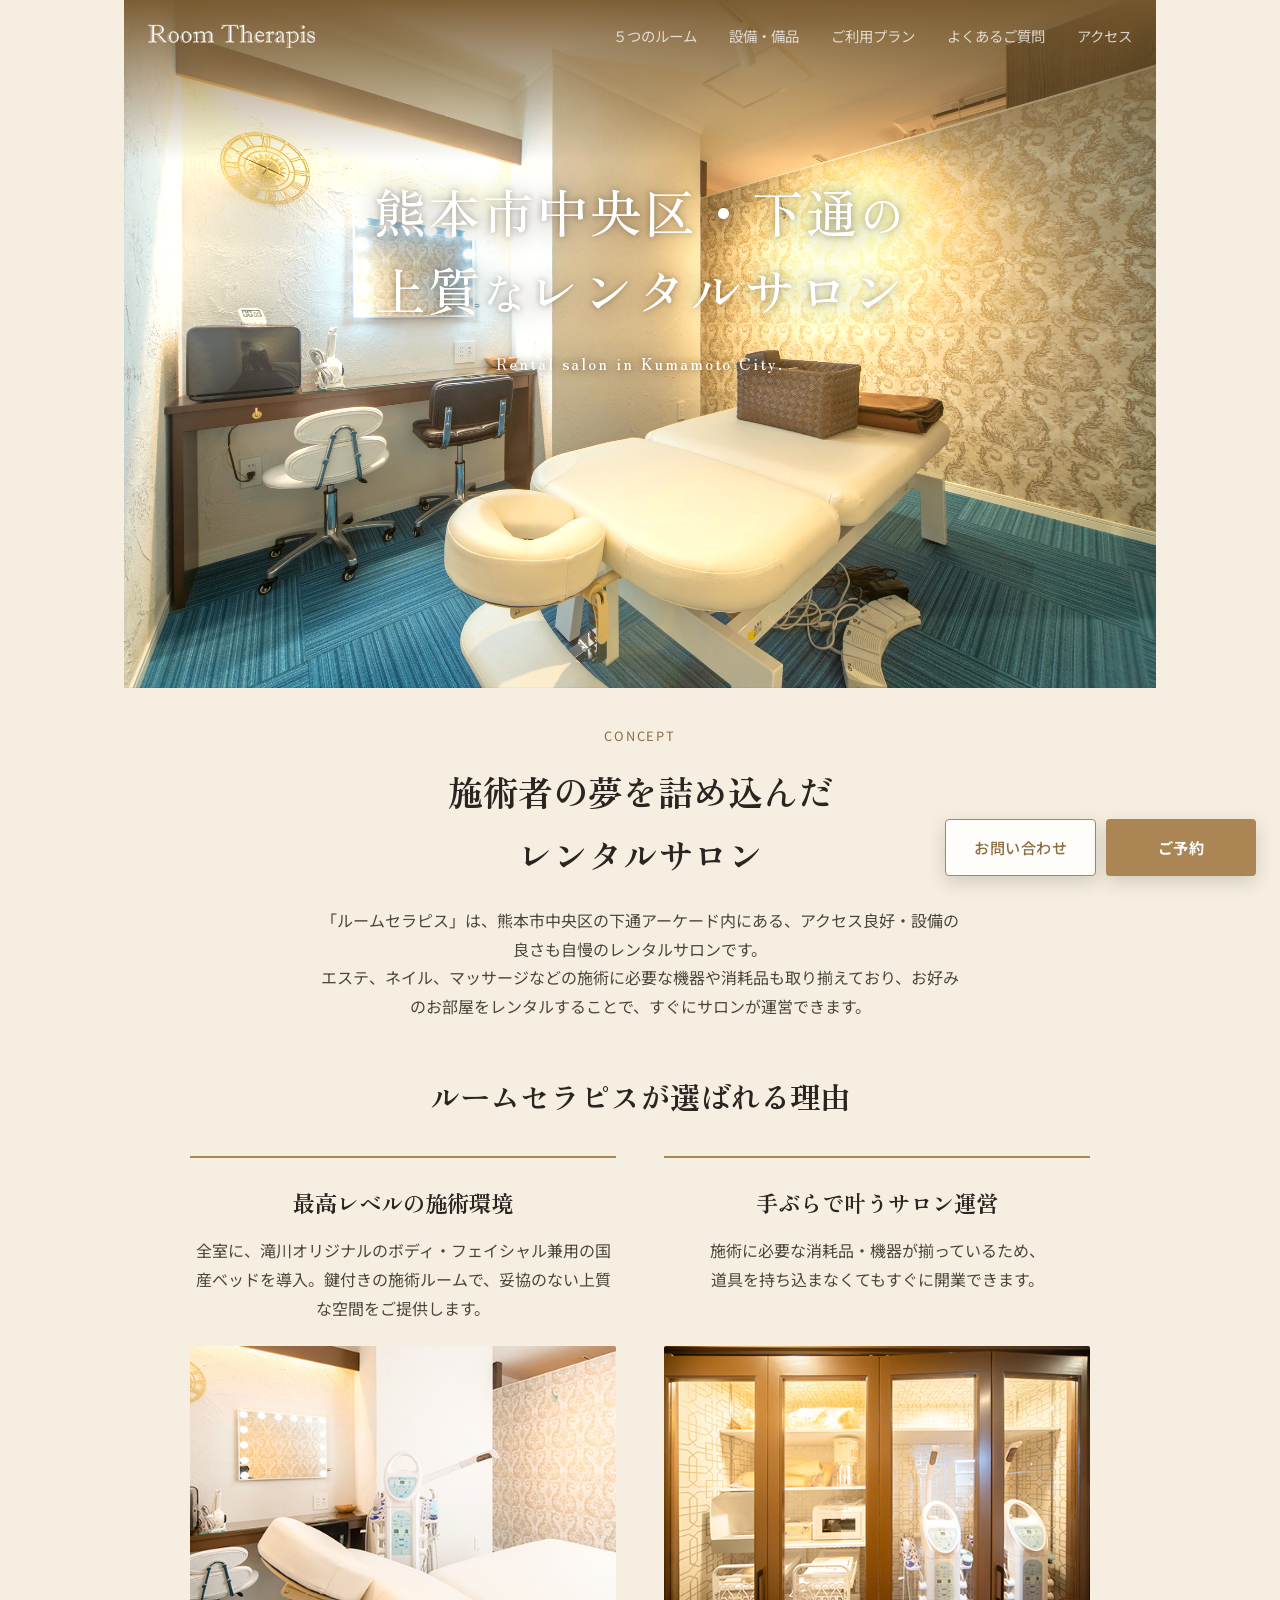
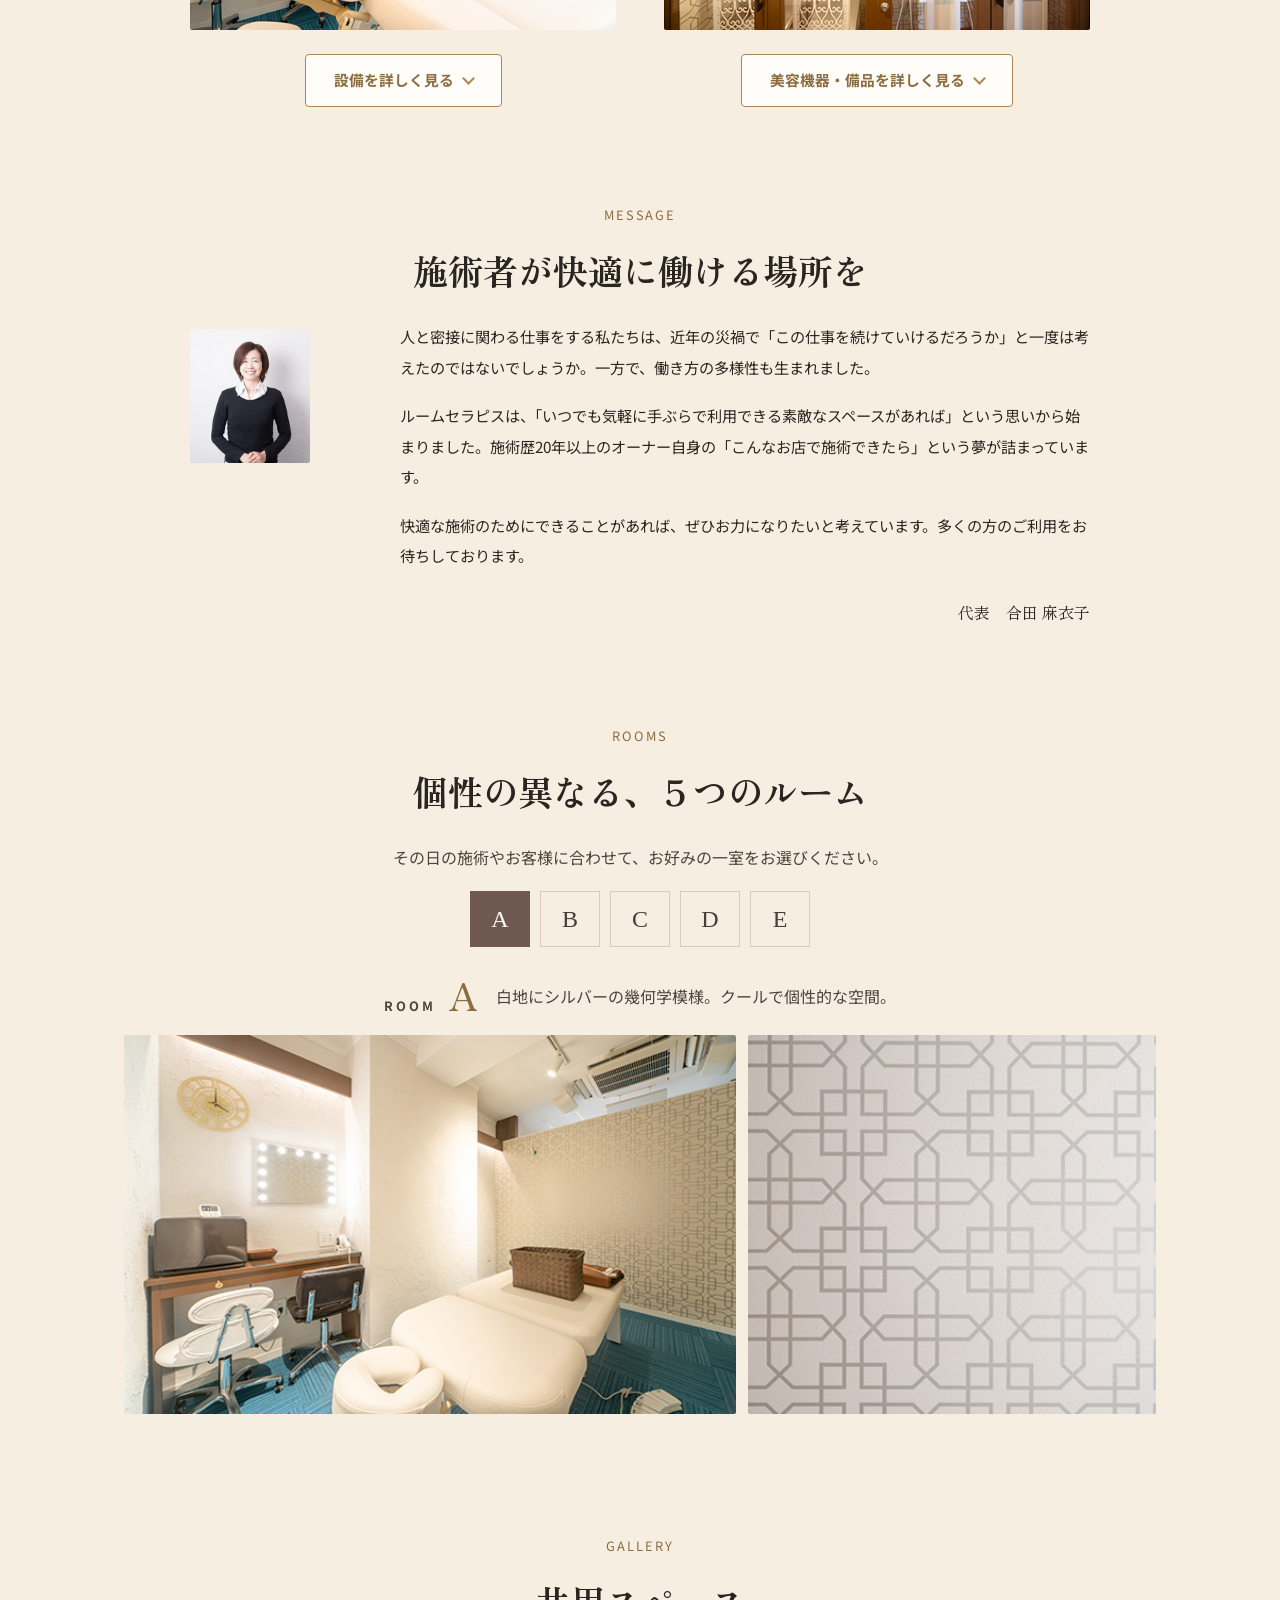
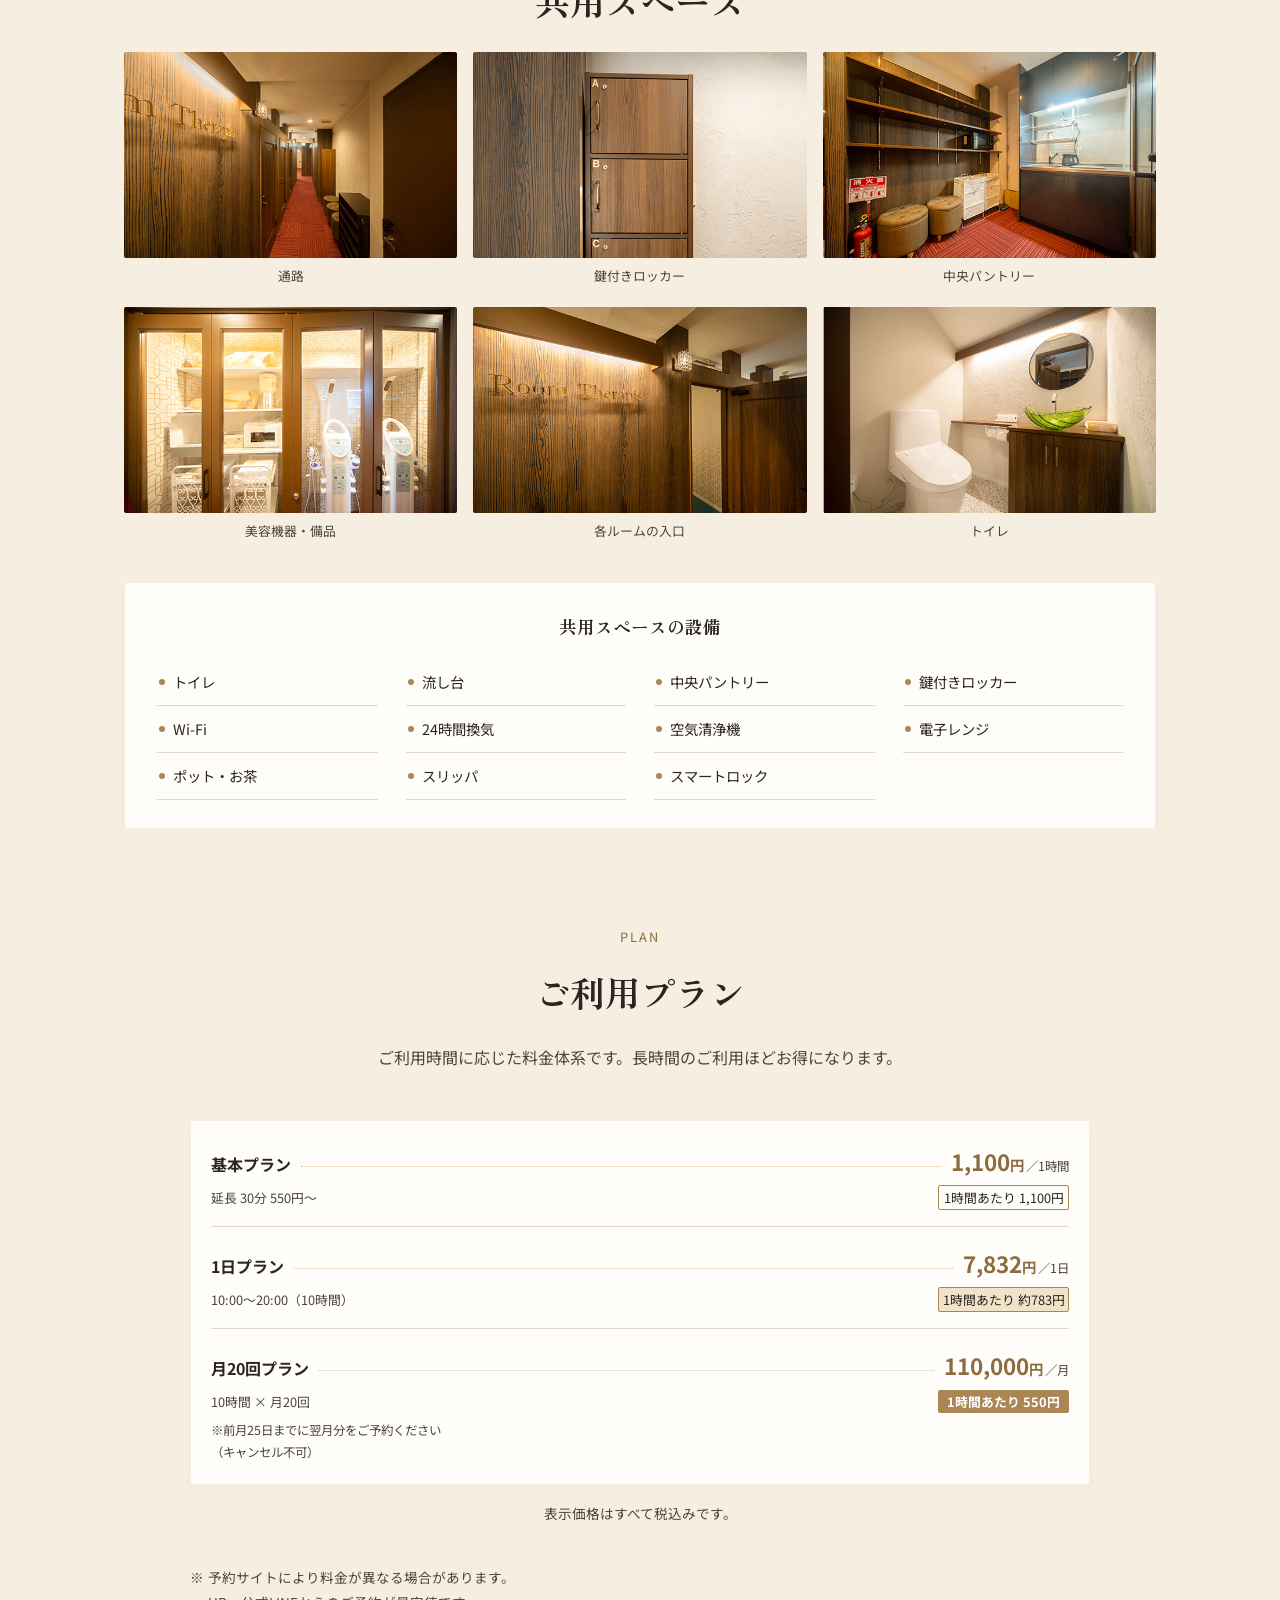
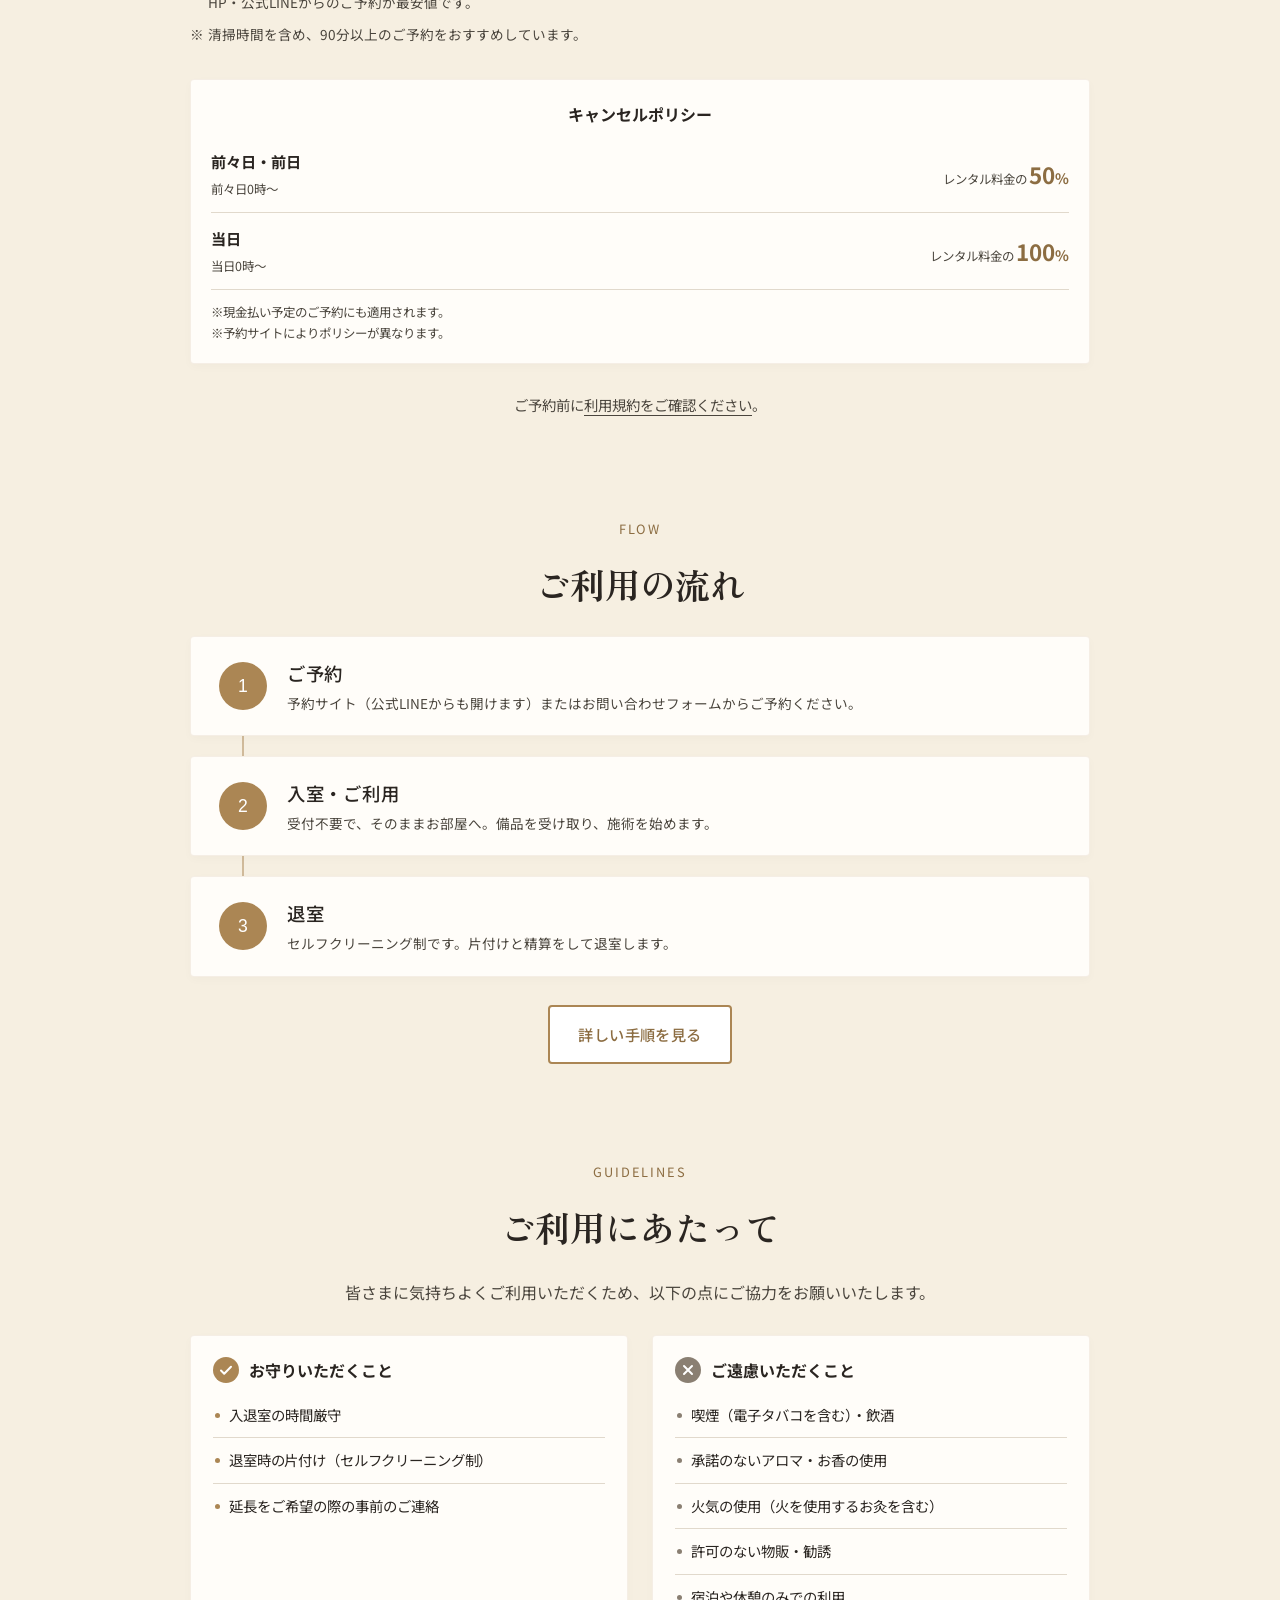
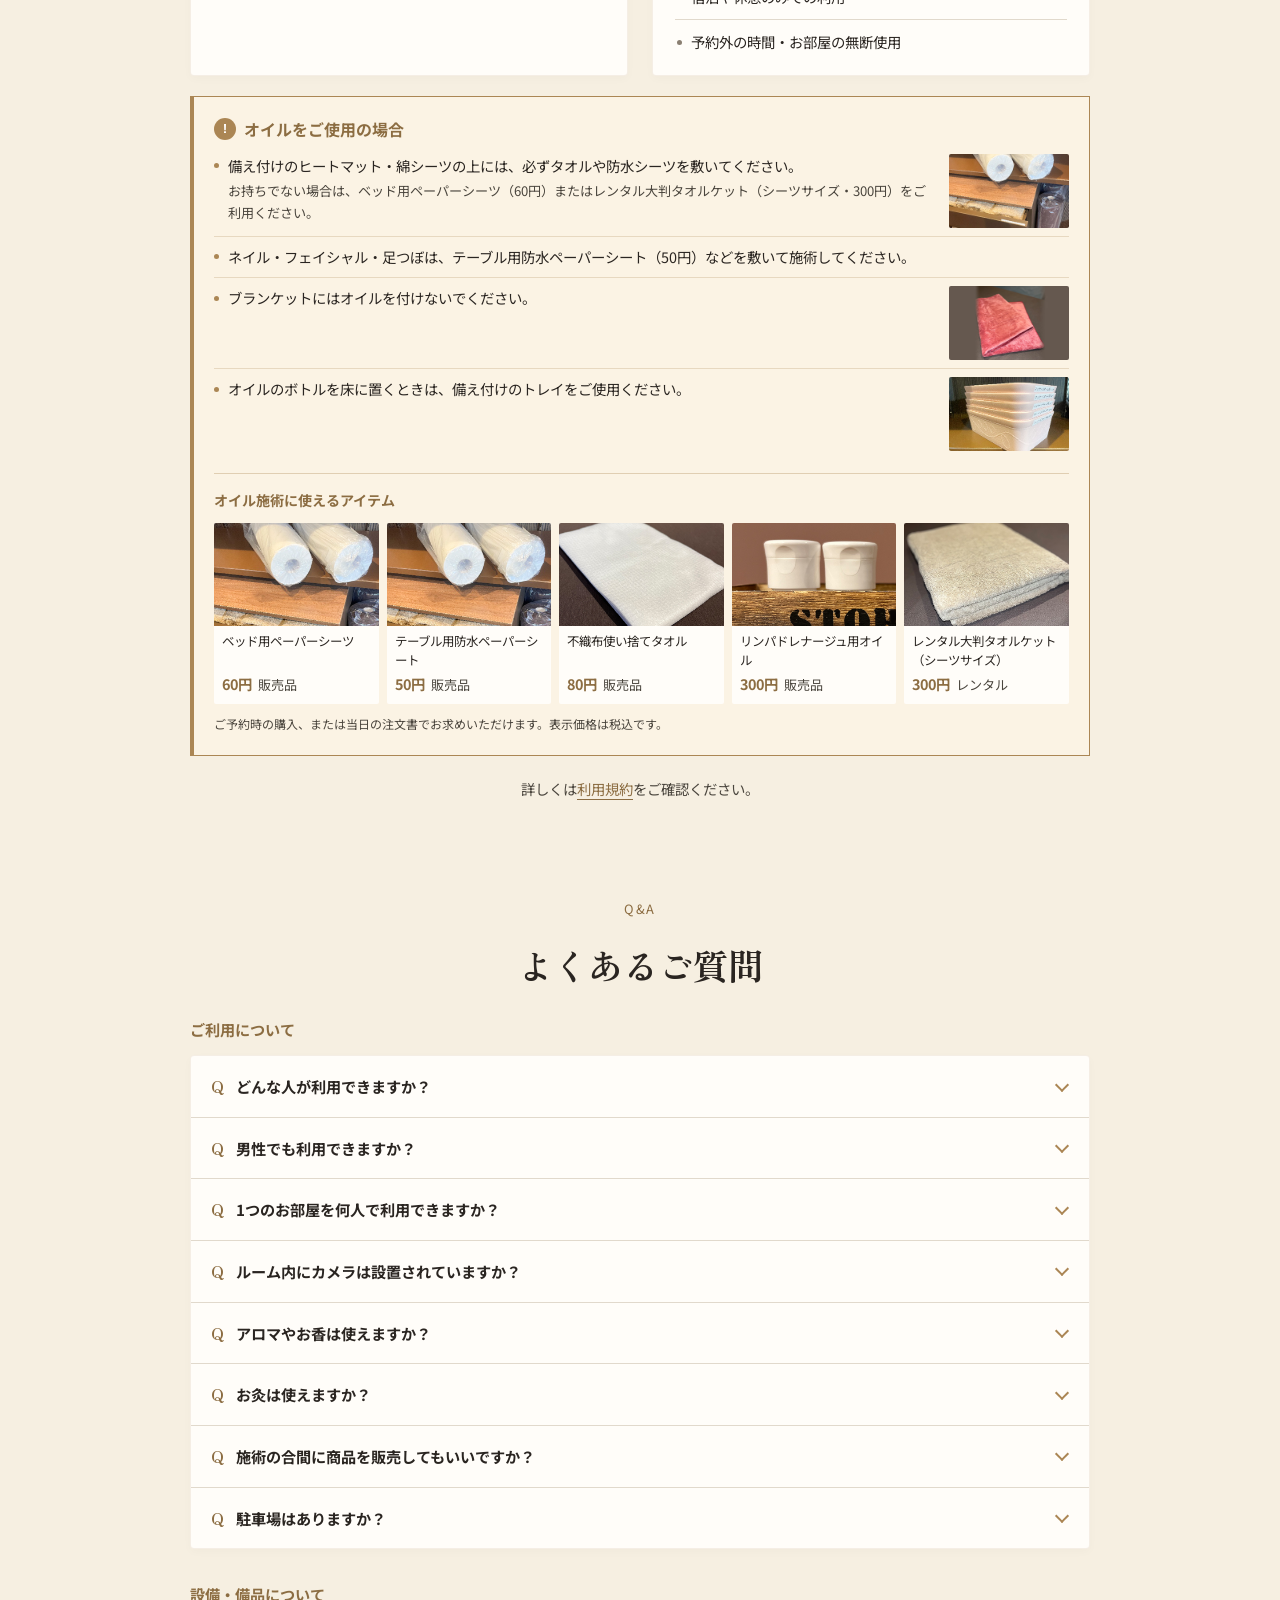
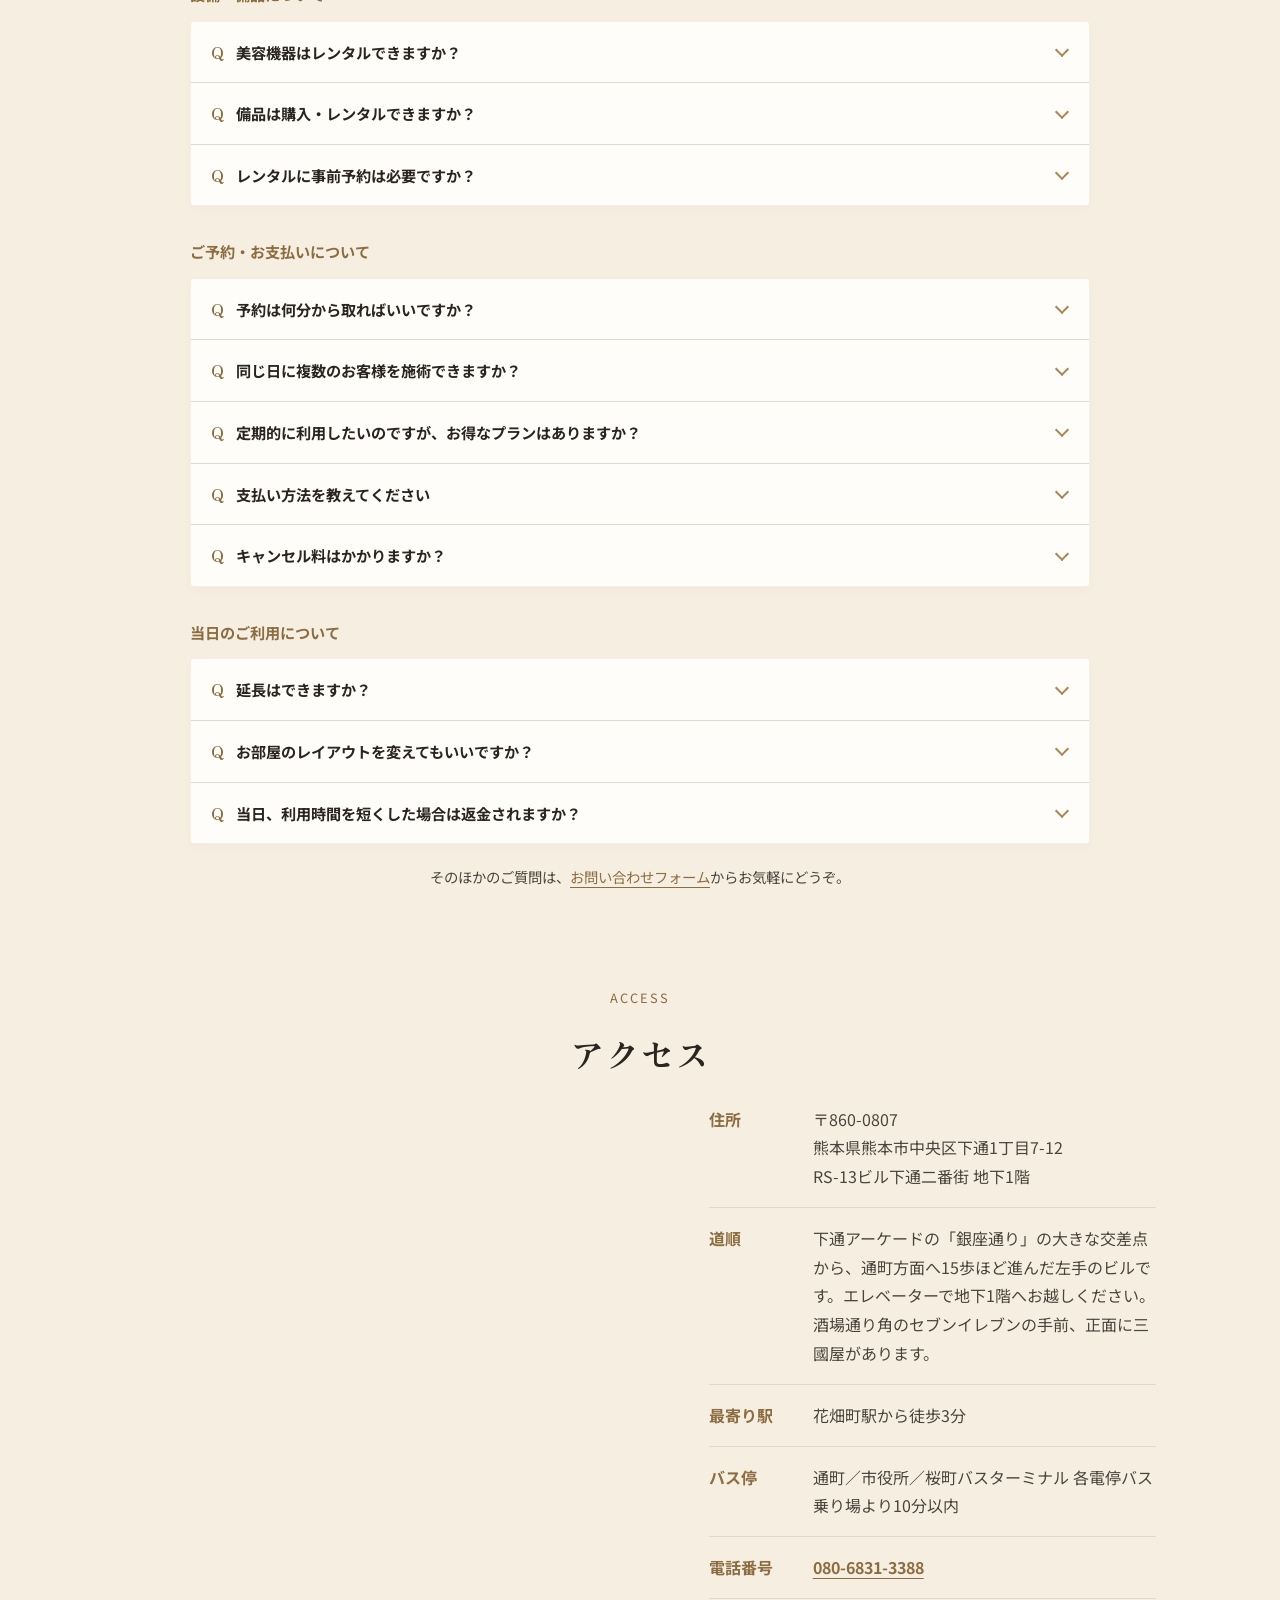
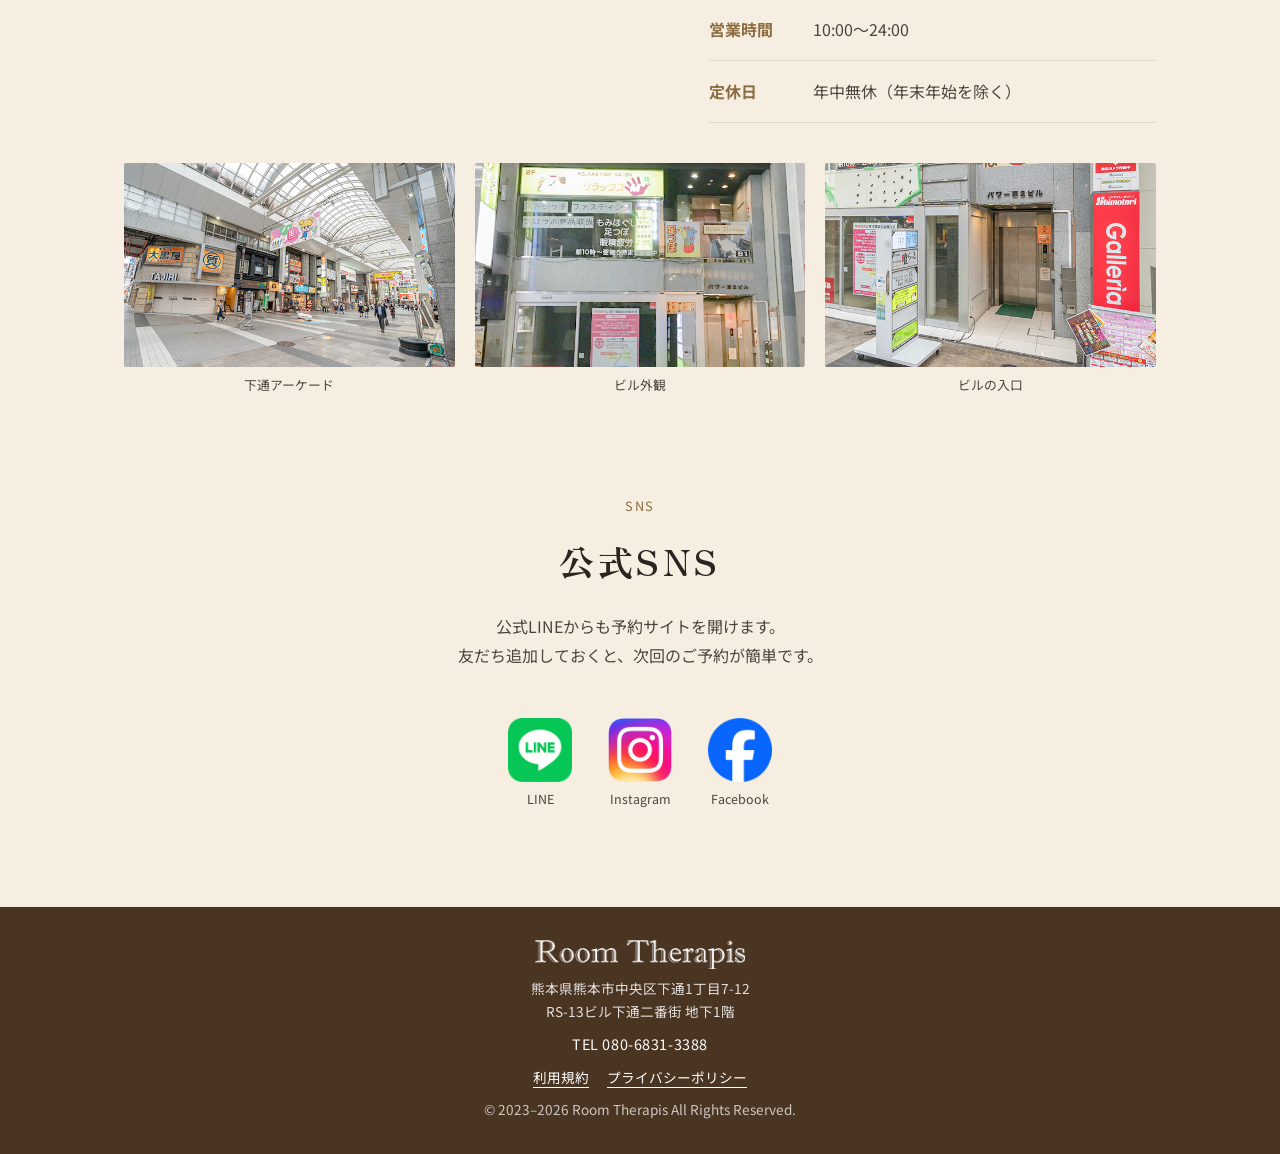
<file: index.html>
<!DOCTYPE html>
<html lang="ja">
<head>
<!-- Google tag (gtag.js) -->
<script async src="https://www.googletagmanager.com/gtag/js?id=G-HR9JXKGP99"></script>
<script>
  window.dataLayer = window.dataLayer || [];
  function gtag(){dataLayer.push(arguments);}
  gtag('js', new Date());
  gtag('config', 'G-HR9JXKGP99');
</script>
<meta charset="UTF-8">
<meta name="viewport" content="width=device-width, initial-scale=1.0">
<meta name="format-detection" content="telephone=no, address=no, email=no, date=no">
<title>Room Therapis（ルームセラピス）｜熊本・下通のレンタルサロン</title>
<meta name="description" content="Room Therapis（ルームセラピス）は熊本・下通にあるレンタルサロン。上質な電動ベッドを備えた鍵付きの施術ルームを、必要な時間だけ気軽にご利用いただけます。ご予約はオンラインで簡単に。">
<meta property="og:type" content="website">
<meta property="og:site_name" content="Room Therapis（ルームセラピス）">
<meta property="og:title" content="Room Therapis（ルームセラピス）｜熊本・下通のレンタルサロン">
<meta property="og:description" content="Room Therapis（ルームセラピス）は熊本・下通にあるレンタルサロン。上質な電動ベッドを備えた鍵付きの施術ルームを、必要な時間だけ気軽にご利用いただけます。ご予約はオンラインで簡単に。">
<meta property="og:url" content="https://room-therapis.github.io/">
<meta property="og:image" content="https://room-therapis.github.io/images/ogp.jpg">
<meta property="og:image:width" content="1200">
<meta property="og:image:height" content="630">
<meta property="og:locale" content="ja_JP">
<meta name="twitter:card" content="summary_large_image">
<link rel="canonical" href="https://room-therapis.github.io/">

<link rel="preconnect" href="https://fonts.googleapis.com">
<link rel="preconnect" href="https://fonts.gstatic.com" crossorigin>
<link href="https://fonts.googleapis.com/css2?family=Zen+Old+Mincho:wght@400;500;600;700;900&family=Noto+Serif+JP:wght@500;700&family=Noto+Sans+JP:wght@400;500;700&display=swap" rel="stylesheet">

<link rel="icon" href="favicon.ico" sizes="any">
<link rel="icon" href="images/favicon-32x32.png" sizes="32x32" type="image/png">
<link rel="icon" href="images/favicon-192x192.png" sizes="192x192">
<link rel="apple-touch-icon" href="images/favicon-180x180.png">
<link rel="stylesheet" href="css/style.css?v=291">
</head>
<body>

<!-- ============ ヘッダー ============ -->
<header class="site-header" id="siteHeader">
  <div class="header-inner">
    <a href="./" class="brand">
      <img src="images/logo.png" alt="Room Therapis">
    </a>
    <nav class="main-nav" id="mainNav">
      <a class="nav-pc-only" href="#rooms">５つのルーム</a>
      <a class="nav-pc-only" href="#reasons">設備・備品</a>
      <a class="nav-sp-only" href="#facilities">お部屋の設備</a>
      <a class="nav-sp-only" href="#beauty-equipment">美容機器・備品</a>
      <a class="nav-sp-only" href="#rooms">５つのルーム</a>
      <a class="nav-sp-only" href="#house">共用スペース</a>
      <a href="#plan">ご利用プラン</a>
      <a class="nav-sp-only" href="#flow">ご利用の流れ</a>
      <a class="nav-sp-only" href="#rules">ご利用にあたって</a>
      <a href="#faq">よくあるご質問</a>
      <a href="#access">アクセス</a>
      <a class="nav-sp-only" href="#sns">公式SNS</a>
    </nav>
    <button class="nav-toggle" id="navToggle" aria-label="メニューを開く" aria-expanded="false">
      <span></span><span></span><span></span>
    </button>
  </div>
</header>

<!-- ============ ヒーロー ============ -->
<section class="hero" id="top">
  <div class="hero-media">
    <img src="images/hero-desktop.jpg" srcset="images/hero-mobile.jpg 960w, images/hero-desktop.jpg 1920w" sizes="(max-width: 768px) 100vw, (max-width: 1128px) calc(100vw - 48px), 1080px" width="1920" height="1280" fetchpriority="high" alt="Room Therapis 施術ルームの様子">
    <div class="hero-top-overlay"></div>
    <div class="hero-content">
      <h1 class="hero-title">熊本市中央区・下通<span class="hero-title-particle">の</span><br>上質<span class="hero-title-particle">な</span>レンタルサロン</h1>
      <p class="hero-sub-en">Rental salon in Kumamoto City.</p>
    </div>
  </div>
</section>

<!-- ============ コンセプト（3つの特徴） ============ -->
<section class="concept" id="concept">
  <div class="section-inner">
    <p class="section-eyebrow">CONCEPT</p>
    <h2 class="section-title">施術者の夢を詰め込んだ<br>レンタルサロン</h2>
    <p class="section-lead">
      「ルームセラピス」は、熊本市中央区の下通アーケード内にある、アクセス良好・設備の良さも自慢のレンタルサロンです。<br class="pc-only">
      エステ、ネイル、マッサージなどの施術に必要な機器や消耗品も取り揃えており、お好みのお部屋をレンタルすることで、すぐにサロンが運営できます。
    </p>

    <div class="core-points-wrap" id="reasons">
      <h3 class="core-points-title">ルームセラピスが選ばれる理由</h3>
      <div class="core-points">
        <div class="core-point">
          <h4>最高レベルの施術環境</h4>
          <p>全室に、滝川オリジナルのボディ・フェイシャル兼用の国産ベッドを導入。鍵付きの施術ルームで、妥協のない上質な空間をご提供します。</p>
          <img class="core-point-img" src="images/icon-bed.jpg" alt="上質な電動ベッド" loading="lazy" decoding="async">
          <details class="point-more">
            <summary>設備を詳しく見る</summary>
            <div class="point-more-body">
<!-- ============ 全室共通の設備 ============ -->
<section class="facilities" id="facilities" aria-labelledby="facilitiesTitle">
  <h3 class="facilities-title" id="facilitiesTitle">全室共通の設備</h3>
  <p class="facilities-lead">どのお部屋にも、<br class="sp-only">追加料金なしでご用意しています。</p>

  <div class="facilities-card">
    <div class="facilities-bed">
      <p class="facilities-bed-name">滝川オリジナル<br>ボディ・フェイシャル兼用 国産ベッド</p>
      <dl class="facilities-bed-specs">
        <div><dt>サイズ</dt><dd><strong>72</strong>×<strong>200</strong>cm</dd></div>
        <div><dt>高さ</dt><dd><strong>50<span class="spec-range">〜</span>86</strong>cm</dd></div>
        <div><dt>背もたれ</dt><dd><strong>0<span class="spec-range">〜</span>65°</strong></dd></div>
      </dl>
      <p class="facilities-bed-note">背もたれや高さは、<br class="sp-only">フットペダルで簡単に調整できます。</p>
    </div>

    <div class="facilities-room">
      <h4 class="facilities-room-title">お部屋の設備</h4>
      <div class="facilities-room-grid">
        <div class="facilities-group">
          <h4>施術まわり</h4>
          <ul><li>ヒートマット（タイマー付き）</li><li>タオルウォーマー</li><li>ヘッド枕・足つぼ枕</li><li>タイマー・時計</li></ul>
        </div>
        <div class="facilities-group">
          <h4>身支度</h4>
          <ul><li>女優ミラー付きドレッサー</li><li>ドライヤー</li><li>ハンガー・カゴ</li><li>アクセサリートレイ</li></ul>
        </div>
        <div class="facilities-group">
          <h4>照明・電源</h4>
          <ul><li>スポット＋間接照明（調光付き）</li><li>コンセント4口・USB-C</li></ul>
        </div>
        <div class="facilities-group">
          <h4>家具・リネン</h4>
          <ul><li>キャスター付きスツール 2脚</li><li>綿シーツ・ブランケット</li><li>十字フェイスペーパー</li></ul>
        </div>
      </div>
    </div>
  </div>

  <p class="facilities-note">全室、鍵付きドアの半個室です。</p>
</section>
            </div>
          </details>
        </div>


        <div class="core-point">
          <h4>手ぶらで叶うサロン運営</h4>
          <p class="point-text-2line">施術に必要な消耗品・機器が揃っているため、<br>道具を持ち込まなくてもすぐに開業できます。</p>
          <img class="core-point-img" src="images/icon-rental.jpg" alt="消耗品・施術機器レンタル" loading="lazy" decoding="async">
          <details class="point-more">
            <summary>美容機器・備品を詳しく見る</summary>
            <div class="point-more-body">
<!-- ============ 美容機器・備品 ============ -->
<section class="equipment equipment-in-concept" id="beauty-equipment">
<div class="equipment-supplies" id="items"><details class="equipment-category equipment-category-photo"><summary><img class="equipment-summary-photo" src="images/equipment/attention_05.jpg" alt="" aria-hidden="true" loading="lazy" decoding="async"><span>無料備品</span></summary><div class="equipment-category-content"><div class="equipment-grid"><article class="equipment-card"><img decoding="async" src="images/equipment/items_01.jpg" loading="lazy" alt="写真:ピローシート十字" /><div class="equipment-card-body equipment-card-body-inline"><h5>ピローシート十字</h5>
<p class="equipment-price">無料</p>

<details class="equipment-details"><summary>詳細</summary><div><p>お客様お一人につき1枚です。</p></div></details></div></article><article class="equipment-card"><img decoding="async" src="images/equipment/items_02.jpg" loading="lazy" alt="写真:ゴミ袋" /><div class="equipment-card-body"><h5>ゴミ袋1枚</h5>
<p class="equipment-price">無料</p>

</div></article><article class="equipment-card"><img decoding="async" src="images/equipment/attention_05.jpg" loading="lazy" alt="写真:お茶"><div class="equipment-card-body equipment-card-body-inline"><h5>お茶</h5><p class="equipment-price">無料</p><details class="equipment-details"><summary>詳細</summary><div><p>お茶(粉末タイプ)と器をご用意しております。</p><p>器は洗って退室をお願いします。</p></div></details></div></article></div></div></details><details class="equipment-category equipment-category-photo"><summary><img class="equipment-summary-photo" src="images/equipment/items_13.jpg" alt="" aria-hidden="true" loading="lazy" decoding="async"><span>レンタルタオル</span></summary><div class="equipment-category-content"><div class="equipment-intro"><p>表示価格は税込です。</p><p>追加購入は、備え付けの「注文書」に必要事項をご記入のうえ、料金と一緒に備え付けBOXへ投入し、レンタルタオルをお取りください。</p></div><div class="equipment-grid"><article class="equipment-card"><img decoding="async" src="images/equipment/items_13.jpg" loading="lazy" alt="写真:レンタルタオルケット（上掛けサイズ）" /><div class="equipment-card-body equipment-card-body-inline"><h5>レンタルタオルケット（上掛けサイズ）</h5>
<p class="equipment-price">200円</p>

<details class="equipment-details"><summary>詳細</summary><div><p>サイズ・分量：90✕160cm。</p></div></details></div></article><article class="equipment-card"><img decoding="async" src="images/equipment/items_14.jpg" loading="lazy" alt="写真:レンタル大判タオルケット（シーツサイズ）" /><div class="equipment-card-body equipment-card-body-inline"><h5>レンタル大判タオルケット（シーツサイズ）</h5>
<p class="equipment-price">300円</p>

<details class="equipment-details"><summary>詳細</summary><div><p>サイズ・分量：110✕220cm。</p></div></details></div></article></div><article class="equipment-care-card"><img decoding="async" src="images/equipment/attention_01.jpg" loading="lazy" alt="写真:レンタルタオルの返却" /><div><h4>レンタルタオルの返却</h4>

<span style="color: #B33A32;">オイル使用のものと そうでないものを分けて、</span><br>所定の「済タオル入れ」に返却をお願いします。

</div></article></div></details><details class="equipment-category equipment-category-photo"><summary><img class="equipment-summary-photo" src="images/equipment/items_10.jpg" alt="" aria-hidden="true" loading="lazy" decoding="async"><span>販売品</span></summary><div class="equipment-category-content"><div class="equipment-intro"><p>表示価格は税込です。</p><p>追加購入は、備え付けの「注文書」に必要事項をご記入のうえ、料金と一緒に備え付けBOXへ投入し、消耗品をお取りください。</p></div><div class="equipment-grid"><article class="equipment-card"><img decoding="async" src="images/equipment/items_03.jpg" loading="lazy" alt="写真:不織布使い捨てタオル" /><div class="equipment-card-body equipment-card-body-inline"><h5>不織布使い捨てタオル</h5>
<p class="equipment-price">80円</p>


<details class="equipment-details"><summary>詳細</summary><div><p>天然繊維100%。オイルの拭き取りなどに便利な、厚みがあって使いやすい不織布の使い捨てタオル。</p><p>サイズ・分量：40×80㎝。</p><p>フェイスタオルくらいの大きさです。</p></div></details></div></article><article class="equipment-card"><img decoding="async" src="images/equipment/items_04.jpg" loading="lazy" alt="写真:綿100% 200匁総パイルフェイスタオル ブルー" /><div class="equipment-card-body equipment-card-body-inline"><h5>綿100％フェイスタオル</h5>
<p class="equipment-price">110円</p>


<details class="equipment-details"><summary>詳細</summary><div><p>綿100%・200匁・総パイル。</p><p>新品のタオル。ご使用後はお持ち帰りになるか、退出時に廃棄してください。</p><p>サイズ・分量：34×86㎝。</p></div></details></div></article><article class="equipment-card"><img decoding="async" src="images/equipment/items_05.jpg" loading="lazy" alt="写真:紙ガウン" /><div class="equipment-card-body"><h5>紙ガウン</h5>
<p class="equipment-price">110円</p>

</div></article><article class="equipment-card"><img decoding="async" src="images/equipment/items_06.jpg" loading="lazy" alt="写真:紙ブラジャー" /><div class="equipment-card-body"><h5>紙ブラジャー</h5>
<p class="equipment-price">80円</p>

</div></article><article class="equipment-card"><img decoding="async" src="images/equipment/items_07.jpg" loading="lazy" alt="写真:紙ショーツ" /><div class="equipment-card-body equipment-card-body-inline"><h5>紙ショーツ</h5>
<p class="equipment-price">80円</p>


<details class="equipment-details"><summary>詳細</summary><div><p>大きめの5Lサイズでどなたさまにもご利用いただけます。</p></div></details></div></article><article class="equipment-card"><img decoding="async" src="images/equipment/items_08.jpg" loading="lazy" alt="写真:紙トランクス" /><div class="equipment-card-body equipment-card-body-inline"><h5>紙トランクス</h5>
<p class="equipment-price">80円</p>


<details class="equipment-details"><summary>詳細</summary><div><p>大きめの5Lサイズでどなたさまにもご利用いただけます。</p></div></details></div></article><article class="equipment-card"><img decoding="async" src="images/equipment/items_09.jpg" loading="lazy" alt="写真:使い捨てスリッパ" /><div class="equipment-card-body"><h5>使い捨てスリッパ</h5>
<p class="equipment-price">80円</p>

</div></article><article class="equipment-card"><img decoding="async" src="images/equipment/items_10.jpg" loading="lazy" alt="写真:リンパドレナージュ用オイル" /><div class="equipment-card-body equipment-card-body-inline"><h5>リンパドレナージュ用オイル</h5>
<p class="equipment-price">300円</p>


<details class="equipment-details"><summary>詳細</summary><div><p>香りはお選びいただけません。</p><p>サイズ・分量：1回分量約30㎖。</p></div></details></div></article><article class="equipment-card"><img decoding="async" src="images/equipment/items_11.jpg" loading="lazy" alt="写真:ベッド用ペーパーシーツ" /><div class="equipment-card-body equipment-card-body-inline"><h5>ベッド用ペーパーシーツ</h5>
<p class="equipment-price">60円</p>

<details class="equipment-details"><summary>詳細</summary><div><p>無孔タイプです。</p><p>サイズ・分量：1カット90✕190cm。</p></div></details></div></article><article class="equipment-card"><img decoding="async" src="images/equipment/items_11.jpg" loading="lazy" alt="写真:テーブル用防水ペーパーシート" /><div class="equipment-card-body equipment-card-body-inline"><h5>テーブル用防水ペーパーシート</h5>
<p class="equipment-price">50円</p>

<details class="equipment-details"><summary>詳細</summary><div><p>サイズ・分量：1カット50✕33cm。</p></div></details></div></article><article class="equipment-card"><img decoding="async" src="images/equipment/items_12.jpg" loading="lazy" alt="写真:ミネラルウォーター" /><div class="equipment-card-body"><h5>ミネラルウォーター</h5>
<p class="equipment-price">100円</p>

</div></article></div></div></details><details class="equipment-category equipment-category-beauty"><summary><img class="equipment-summary-photo" src="images/equipment/beauty_equipment_01.jpg" alt="" aria-hidden="true" loading="lazy" decoding="async"><span>レンタル美容機器</span></summary><div class="equipment-category-content">    <div class="equipment-intro"><p>下記の美容機器の貸し出しが可能です。料金・詳細はお問い合わせください。</p><p>美容機器のレンタルには事前予約が必要です。使用方法がある程度分かる方に限りご利用いただけます。</p></div>
    <div class="equipment-grid"><article class="equipment-card"><img src="images/equipment/beauty_equipment_01.jpg" alt="ソニアネオ603スチーマー" loading="lazy" width="600" height="450" decoding="async"><div class="equipment-card-body equipment-card-body-inline"><h3>ソニアネオ603スチーマー</h3><p class="equipment-price">1日 1,100円</p><details class="equipment-details"><summary>詳細</summary><div><p>美容商材はお持ちください。</p></div></details></div></article>
<article class="equipment-card"><img src="images/equipment/beauty_equipment_02.jpg" alt="タカラ純水器" loading="lazy" width="600" height="450" decoding="async"><div class="equipment-card-body"><h3>タカラ純水器</h3></div></article>
<article class="equipment-card"><img src="images/equipment/beauty_equipment_03.jpg" alt="消毒器" loading="lazy" width="600" height="450" decoding="async"><div class="equipment-card-body"><h3>消毒器</h3></div></article>
<article class="equipment-card"><img src="images/equipment/beauty_equipment_04.jpg" alt="ネイルUV LEDライト" loading="lazy" width="600" height="450" decoding="async"><div class="equipment-card-body"><h3>ネイルUV LEDライト</h3><p class="equipment-price">1日 550円</p></div></article>
<article class="equipment-card"><img src="images/equipment/beauty_equipment_05.jpg" alt="ネイルマスタープロ" loading="lazy" width="600" height="450" decoding="async"><div class="equipment-card-body"><h3>ネイルマスタープロ</h3><p class="equipment-price">1日 550円</p></div></article>
<article class="equipment-card"><img src="images/equipment/beauty_equipment_06.jpg" alt="ネイル集塵機" loading="lazy" width="600" height="450" decoding="async"><div class="equipment-card-body"><h3>ネイル集塵機</h3><p class="equipment-price">1日 550円</p></div></article>
<article class="equipment-card"><img src="images/equipment/beauty_equipment_08.jpg" alt="ネイル用ライト付き ポンプアップテーブル" loading="lazy" width="600" height="450" decoding="async"><div class="equipment-card-body"><h3>ポンプアップテーブル</h3><p class="equipment-price equipment-price-free">無料貸し出し(先着順)</p><details class="equipment-details"><summary>詳細</summary><div><p>ネイル用・ライト付きです。</p></div></details></div></article>
<article class="equipment-card"><img src="images/equipment/beauty_equipment_07.jpg" alt="リリースカッター" loading="lazy" width="600" height="450" decoding="async"><div class="equipment-card-body"><h3>リリースカッター</h3><p class="equipment-price">1時間 3,300円</p></div></article></div>
    </div></details></div>
</section>
            </div>
          </details>
        </div>


      </div>
      <div class="core-points-expand"></div>
    </div>
  </div>
</section>

<!-- ============ オーナーの想い ============ -->
<section class="message" id="message">
  <div class="section-inner">
    <p class="section-eyebrow">MESSAGE</p>
    <h2 class="section-title">施術者が<br class="sp-only">快適に働ける場所を</h2>
    <div class="message-wrap">
      <img class="message-photo" src="images/owner.jpg" alt="代表 合田 麻衣子" width="320" height="356" loading="lazy" decoding="async">
    <div class="message-body">
      <p>人と密接に関わる仕事をする私たちは、近年の災禍で「この仕事を続けていけるだろうか」と一度は考えたのではないでしょうか。一方で、働き方の多様性も生まれました。</p>
      <p>ルームセラピスは、「いつでも気軽に手ぶらで利用できる素敵なスペースがあれば」という思いから始まりました。施術歴20年以上のオーナー自身の「こんなお店で施術できたら」という夢が詰まっています。</p>
      <p>快適な施術のためにできることがあれば、ぜひお力になりたいと考えています。多くの方のご利用をお待ちしております。</p>
      <p class="message-sign">代表　合田 麻衣子</p>
    </div>
    </div>
  </div>
</section>

<!-- ============ お部屋紹介（ルームA〜E） ============ -->
<section class="rooms" id="rooms">
  <div class="section-inner">
    <p class="section-eyebrow">ROOMS</p>
    <h2 class="section-title">個性の異なる、５つのルーム</h2>
<div class="gallery gallery-in-concept" id="gallery">
    <p class="section-lead">その日の施術やお客様に合わせて、<br class="sp-only">お好みの一室をお選びください。</p>

    <div class="room-dots room-tabs" role="group" aria-label="部屋の切り替え" id="roomDots">
      <button class="room-dot is-active" data-room-index="0" aria-label="ルームAを表示" aria-pressed="true">A</button>
      <button class="room-dot" data-room-index="1" aria-label="ルームBを表示" aria-pressed="false">B</button>
      <button class="room-dot" data-room-index="2" aria-label="ルームCを表示" aria-pressed="false">C</button>
      <button class="room-dot" data-room-index="3" aria-label="ルームDを表示" aria-pressed="false">D</button>
      <button class="room-dot" data-room-index="4" aria-label="ルームEを表示" aria-pressed="false">E</button>
    </div>
    <div class="room-list">
      <article class="room-card">
        <div class="room-header">
          <h3 class="room-name"><span class="room-name-label">ROOM</span><span class="room-name-letter">A</span></h3>
          <p class="room-desc">白地にシルバーの幾何学模様。クールで個性的な空間。</p>
        </div>
        <div class="room-photos">
          <img class="room-photo" src="images/room-a-full.jpg" alt="ルームA お部屋全体" loading="lazy" decoding="async">
          <img class="room-photo" src="images/room-a-wall.jpg" alt="ルームA 壁紙" loading="lazy" decoding="async">
        </div>
      </article>

      <article class="room-card">
        <div class="room-header">
          <h3 class="room-name"><span class="room-name-label">ROOM</span><span class="room-name-letter">B</span></h3>
          <p class="room-desc">薄いミントグリーン×ゴールドがエレガントな印象。</p>
        </div>
        <div class="room-photos">
          <img class="room-photo" src="images/room-b-full.jpg" alt="ルームB お部屋全体" loading="lazy" decoding="async">
          <img class="room-photo" src="images/room-b-wall.jpg" alt="ルームB 壁紙" loading="lazy" decoding="async">
        </div>
      </article>

      <article class="room-card">
        <div class="room-header">
          <h3 class="room-name"><span class="room-name-label">ROOM</span><span class="room-name-letter">C</span></h3>
          <p class="room-desc">シックな赤に金が映えるリッチでゴージャスな部屋。</p>
        </div>
        <div class="room-photos">
          <img class="room-photo" src="images/room-c-full.jpg" alt="ルームC お部屋全体" loading="lazy" decoding="async">
          <img class="room-photo" src="images/room-c-wall.jpg" alt="ルームC 壁紙" loading="lazy" decoding="async">
        </div>
      </article>

      <article class="room-card">
        <div class="room-header">
          <h3 class="room-name"><span class="room-name-label">ROOM</span><span class="room-name-letter">D</span></h3>
          <p class="room-desc">大人っぽいくすみピンクの可愛く落ち着いた雰囲気。</p>
        </div>
        <div class="room-photos">
          <img class="room-photo" src="images/room-d-full.jpg" alt="ルームD お部屋全体" loading="lazy" decoding="async">
          <img class="room-photo" src="images/room-d-wall.jpg" alt="ルームD 壁紙" loading="lazy" decoding="async">
        </div>
      </article>

      <article class="room-card">
        <div class="room-header">
          <h3 class="room-name"><span class="room-name-label">ROOM</span><span class="room-name-letter">E</span></h3>
          <p class="room-desc">白地×金模様のクラシカルでラグジュアリーな空間。</p>
        </div>
        <div class="room-photos">
          <img class="room-photo" src="images/room-e-full.jpg" alt="ルームE お部屋全体" loading="lazy" decoding="async">
          <img class="room-photo" src="images/room-e-wall.jpg" alt="ルームE 壁紙" loading="lazy" decoding="async">
        </div>
      </article>
    </div>

</div>
  </div>
</section>

<!-- ============ 共用スペース ============ -->
<section class="house-gallery" id="house">
  <div class="section-inner">
    <p class="section-eyebrow">GALLERY</p>
    <h2 class="section-title">共用スペース</h2>
    <div class="house-grid">
      <figure class="house-item"><img src="images/gallery/gallery_all_01.jpg" alt="通路" width="576" height="356" loading="lazy" decoding="async"><figcaption>通路</figcaption></figure>
      <figure class="house-item"><img src="images/gallery/gallery_all_05.jpg" alt="鍵付きロッカー" width="576" height="356" loading="lazy" decoding="async"><figcaption>鍵付きロッカー</figcaption></figure>
      <figure class="house-item"><img src="images/gallery/gallery_all_02.jpg" alt="中央パントリー" width="576" height="356" loading="lazy" decoding="async"><figcaption>中央パントリー</figcaption></figure>
      <figure class="house-item"><img src="images/gallery/gallery_all_06.jpg" alt="美容機器・備品" width="576" height="356" loading="lazy" decoding="async"><figcaption>美容機器・備品</figcaption></figure>
      <figure class="house-item"><img src="images/gallery/gallery_all_04.jpg" alt="各ルームの入口" width="576" height="356" loading="lazy" decoding="async"><figcaption>各ルームの入口</figcaption></figure>
      <figure class="house-item"><img src="images/gallery/gallery_all_03.jpg" alt="トイレ" width="576" height="356" loading="lazy" decoding="async"><figcaption>トイレ</figcaption></figure>
    </div>
    <div class="house-amenities">
      <h3 class="house-amenities-title">共用スペースの設備</h3>
      <ul><li>トイレ</li><li>流し台</li><li>中央パントリー</li><li>鍵付きロッカー</li><li>Wi-Fi</li><li>24時間換気</li><li>空気清浄機</li><li>電子レンジ</li><li>ポット・お茶</li><li>スリッパ</li><li>スマートロック</li></ul>
    </div>

  </div>
</section>

<!-- ============ ご利用プラン（時間貸しの料金） ============ -->
<section class="plan" id="plan">
  <div class="section-inner">
    <p class="section-eyebrow">PLAN</p>
    <h2 class="section-title">ご利用プラン</h2>
    <p class="section-lead">ご利用時間に応じた料金体系です。<br class="sp-only">長時間のご利用ほどお得になります。</p>

    <div class="menu-list">
      <div class="menu-row">
        <div class="menu-main">
          <h3 class="menu-name">基本プラン</h3><span class="menu-dots"></span>
          <p class="menu-price"><strong>1,100</strong>円<span>／1時間</span></p>
        </div>
        <div class="menu-sub"><span>延長 30分 550円〜</span><span class="menu-rate menu-rate--basic">1時間あたり 1,100円</span></div>
      </div>
      <div class="menu-row">
        <div class="menu-main">
          <h3 class="menu-name">1日プラン</h3><span class="menu-dots"></span>
          <p class="menu-price"><strong>7,832</strong>円<span>／1日</span></p>
        </div>
        <div class="menu-sub"><span>10:00〜20:00（10時間）</span><span class="menu-rate menu-rate--day">1時間あたり 約783円</span></div>
      </div>
      <div class="menu-row menu-row--best">
        <div class="menu-main">
          <h3 class="menu-name">月20回プラン</h3><span class="menu-dots"></span>
          <p class="menu-price"><strong>110,000</strong>円<span>／月</span></p>
        </div>
        <div class="menu-sub"><span>10時間 × 月20回</span><span class="menu-rate">1時間あたり 550円</span></div>
        <p class="menu-note">※前月25日までに翌月分をご予約ください<br>（キャンセル不可）</p>
      </div>
    </div>
    <p class="plan-list-footnote">表示価格はすべて税込みです。</p>

    <ul class="plan-notes">
      <li>予約サイトにより料金が異なる場合があります。<br>HP・公式LINEからのご予約が最安値です。</li>
      <li>清掃時間を含め、90分以上のご予約をおすすめしています。</li>
    </ul>

    <section class="cancel-policy" aria-labelledby="cancelPolicyTitle">
      <h3 class="cancel-policy-title" id="cancelPolicyTitle">キャンセルポリシー</h3>
      <dl class="cancel-policy-list">
        <div class="cancel-policy-row">
          <dt>前々日・前日<span>前々日0時〜</span></dt>
          <dd><span class="cancel-policy-of">レンタル料金の</span><strong>50</strong>%</dd>
        </div>
        <div class="cancel-policy-row">
          <dt>当日<span>当日0時〜</span></dt>
          <dd><span class="cancel-policy-of">レンタル料金の</span><strong>100</strong>%</dd>
        </div>
      </dl>
      <ul class="cancel-policy-notes">
        <li>現金払い予定のご予約にも適用されます。</li>
        <li>予約サイトによりポリシーが異なります。</li>
      </ul>
    </section>

    <p class="terms-plan-link">ご予約前に<a href="terms.html">利用規約をご確認ください</a>。</p>
  </div>
</section>

<!-- ============ ご利用の流れ ============ -->
<section class="flow" id="flow">
  <div class="section-inner">
    <p class="section-eyebrow">FLOW</p>
    <h2 class="section-title">ご利用の流れ</h2>

    <div class="flow-grid">
      <div class="flow-step">
        <span class="flow-num">1</span>
        <div class="flow-step-text">
          <h3>ご予約</h3>
          <p>予約サイト（公式LINEからも開けます）またはお問い合わせフォームからご予約ください。</p>
        </div>
      </div>
      <div class="flow-step">
        <span class="flow-num">2</span>
        <div class="flow-step-text">
          <h3>入室・ご利用</h3>
          <p>受付不要で、そのままお部屋へ。<br class="sp-only">備品を受け取り、施術を始めます。</p>
        </div>
      </div>
      <div class="flow-step">
        <span class="flow-num">3</span>
        <div class="flow-step-text">
          <h3>退室</h3>
          <p>セルフクリーニング制です。<br class="sp-only">片付けと精算をして退室します。</p>
        </div>
      </div>
    </div>
    <p class="flow-guide-link"><a class="btn btn-outline" href="guide.html">詳しい手順を見る</a></p>
  </div>
</section>

<!-- ============ ご利用にあたって ============ -->
<section class="rules" id="rules">
  <div class="section-inner">
    <p class="section-eyebrow">GUIDELINES</p>
    <h2 class="section-title">ご利用にあたって</h2>
    <p class="section-lead">皆さまに気持ちよくご利用いただくため、<br class="sp-only">以下の点にご協力をお願いいたします。</p>
    <div class="rules-grid">
      <div class="rules-box rules-box--ok">
        <h3>お守りいただくこと</h3>
        <ul>
          <li>入退室の時間厳守</li>
          <li class="rules-nowrap">退室時の片付け（セルフクリーニング制）</li>
          <li>延長をご希望の際の事前のご連絡</li>
        </ul>
      </div>
      <div class="rules-box rules-box--ng">
        <h3>ご遠慮いただくこと</h3>
        <ul>
          <li>喫煙（電子タバコを含む）・飲酒</li>
          <li>承諾のないアロマ・お香の使用</li>
          <li>火気の使用（火を使用するお灸を含む）</li>
          <li>許可のない物販・勧誘</li>
          <li>宿泊や休憩のみでの利用</li>
          <li>予約外の時間・お部屋の無断使用</li>
        </ul>
      </div>
    </div>
    <div class="oil-notice">
      <h3 class="oil-notice-title">オイルをご使用の場合</h3>
      <ul>
        <li class="oil-item"><img class="oil-thumb" src="images/equipment/attention_02.jpg" alt="ペーパーシーツ" loading="lazy" decoding="async"><div>備え付けのヒートマット・綿シーツの上には、必ずタオルや防水シーツを敷いてください。<span>お持ちでない場合は、ベッド用ペーパーシーツ（60円）またはレンタル大判タオルケット（シーツサイズ・300円）をご利用ください。</span></div></li>
        <li>ネイル・フェイシャル・足つぼは、テーブル用防水ペーパーシート（50円）などを敷いて施術してください。</li>
        <li class="oil-item"><img class="oil-thumb" src="images/equipment/attention_03.jpg" alt="備え付けのブランケット" loading="lazy" decoding="async"><div>ブランケットにはオイルを付けないでください。</div></li>
        <li class="oil-item"><img class="oil-thumb" src="images/equipment/attention_04.jpg" alt="備え付けのトレイ" loading="lazy" decoding="async"><div>オイルのボトルを床に置くときは、備え付けのトレイをご使用ください。</div></li>
      </ul>
      <div class="oil-goods">
        <p class="oil-goods-title">オイル施術に使えるアイテム</p>
        <ul>
          <li class="oil-goods-item"><img src="images/equipment/items_11.jpg" alt="ベッド用ペーパーシーツ" loading="lazy" decoding="async"><p class="oil-goods-name">ベッド用ペーパーシーツ</p><p class="oil-goods-price">60円<span>販売品</span></p></li>
          <li class="oil-goods-item"><img src="images/equipment/items_11.jpg" alt="テーブル用防水ペーパーシート" loading="lazy" decoding="async"><p class="oil-goods-name">テーブル用防水ペーパーシート</p><p class="oil-goods-price">50円<span>販売品</span></p></li>
          <li class="oil-goods-item"><img src="images/equipment/items_03.jpg" alt="不織布使い捨てタオル" loading="lazy" decoding="async"><p class="oil-goods-name">不織布使い捨てタオル</p><p class="oil-goods-price">80円<span>販売品</span></p></li>
          <li class="oil-goods-item"><img src="images/equipment/items_10.jpg" alt="リンパドレナージュ用オイル" loading="lazy" decoding="async"><p class="oil-goods-name">リンパドレナージュ用オイル</p><p class="oil-goods-price">300円<span>販売品</span></p></li>
          <li class="oil-goods-item"><img src="images/equipment/items_14.jpg" alt="レンタル大判タオルケット（シーツサイズ）" loading="lazy" decoding="async"><p class="oil-goods-name">レンタル大判タオルケット（シーツサイズ）</p><p class="oil-goods-price">300円<span>レンタル</span></p></li>
        </ul>
        <p class="oil-goods-note">ご予約時の購入、または当日の注文書でお求めいただけます。表示価格は税込です。</p>
      </div>
    </div>
    <p class="rules-link">詳しくは<a href="terms.html">利用規約</a>をご確認ください。</p>
  </div>
</section>

<!-- ============ よくあるご質問 ============ -->
<section class="faq" id="faq">
  <div class="section-inner">
    <p class="section-eyebrow">Q&amp;A</p>
    <h2 class="section-title">よくあるご質問</h2>
    <h3 class="faq-group">ご利用について</h3>
    <div class="faq-list">
      <details class="faq-item">
        <summary>どんな人が利用できますか？</summary>
        <p><span>セラピスト・エステティシャン・アイリスト・整体師・柔道整復師・理学療法士・トレーナーなどの業務経験がある方、または現在スクールに通われている方がご利用いただけます。</span></p>
      </details>
      <details class="faq-item">
        <summary>男性でも利用できますか？</summary>
        <p><span>はい、ご利用いただけます。</span></p>
      </details>
      <details class="faq-item">
        <summary>1つのお部屋を何人で利用できますか？</summary>
        <p><span>1部屋につき、施術者1名・お客様1名でのご利用が基本です。施術は1対1に限らせていただいています。</span></p>
      </details>
      <details class="faq-item">
        <summary>ルーム内にカメラは設置されていますか？</summary>
        <p><span>各ルーム内にカメラは設置しておりません。共用スペースには防犯のためカメラを設置しておりますが、ルーム内が映ることはございませんので、安心してご利用ください。</span></p>
      </details>
      <details class="faq-item">
        <summary>アロマやお香は使えますか？</summary>
        <p><span>アロマやお香は、事前に当店の承諾を得たうえでご使用ください。</span></p>
      </details>
      <details class="faq-item">
        <summary>お灸は使えますか？</summary>
        <p><span>火を使用するお灸は、火気の使用にあたるためご利用いただけません。<br>火を使用しないお灸は、設備を傷めるおそれがないものに限りご利用いただけます。</span></p>
      </details>
      <details class="faq-item">
        <summary>施術の合間に商品を販売してもいいですか？</summary>
        <p><span>許可のない販売はご遠慮いただいています。物販をご希望の場合は、事前にお問い合わせください。</span></p>
      </details>
      <details class="faq-item">
        <summary>駐車場はありますか？</summary>
        <p><span>専用の駐車場はございません。お近くのコインパーキングをご利用ください。</span></p>
      </details>
    </div>
    <h3 class="faq-group">設備・備品について</h3>
    <div class="faq-list">
      <details class="faq-item">
        <summary>美容機器はレンタルできますか？</summary>
        <p><span>エステスチーマー（ソニアネオ603）、純水器、消毒器、吸引管などの付属器具、ネイルマスタープロ、UV・LEDライト、集塵機などをご用意しています。導入美容液や超音波用ジェルなどの商材をお持ち込みいただければ、付属機能もお使いいただけます。詳しくは<a href="#beauty-equipment">美容機器・備品</a>をご覧ください。</span></p>
      </details>
      <details class="faq-item">
        <summary>備品は購入・レンタルできますか？</summary>
        <p><span>フェイスタオル（使い捨て・綿100%）、紙ショーツ、紙ブラ、ベッドシーツ（使い捨て・タオル）、使い捨てスリッパ、お水などをご用意しています。ほかに必要なものがあればご相談ください。</span></p>
      </details>
      <details class="faq-item">
        <summary>レンタルに事前予約は必要ですか？</summary>
        <p><span>美容機器のみ、事前のご予約が必要です。備品は当日でもご利用いただけます。</span></p>
      </details>
    </div>
    <h3 class="faq-group">ご予約・お支払いについて</h3>
    <div class="faq-list">
      <details class="faq-item">
        <summary>予約は何分から取ればいいですか？</summary>
        <p><span>カウンセリング・お着替え・施術・お部屋の清掃までを合計した時間でご予約ください。清掃を含めて90分以上をおすすめしています。</span></p>
      </details>
      <details class="faq-item">
        <summary>同じ日に複数のお客様を施術できますか？</summary>
        <p><span>1件目から最後の施術までを1件の予約でお取りください。施術と施術の間が90分以上空く場合に限り、同じ日に分けてご予約いただけます。</span></p>
      </details>
      <details class="faq-item">
        <summary>定期的に利用したいのですが、お得なプランはありますか？</summary>
        <p><span>1日プラン（10時間）と、1時間あたり550円になる月20回プランをご用意しています。その他のご利用方法もご相談ください。</span></p>
      </details>
      <details class="faq-item">
        <summary>支払い方法を教えてください</summary>
        <p><span>ご利用までに、クレジットカードまたは現金でお支払いください。店頭ではVISA・Master・American Express・PayPay・Alipayがご利用いただけます（予約サイトによって異なる場合があります）。消耗品やレンタル品は、自己申告による後払いも可能です。</span></p>
      </details>
      <details class="faq-item">
        <summary>キャンセル料はかかりますか？</summary>
        <p><span>前々日・前日は料金の50%、当日は100%を申し受けます。予約サイトによって異なる場合があります。詳しくは<a href="#plan">キャンセルポリシー</a>をご覧ください。</span></p>
      </details>
    </div>
    <h3 class="faq-group">当日のご利用について</h3>
    <div class="faq-list">
      <details class="faq-item">
        <summary>延長はできますか？</summary>
        <p><span>次のご予約が入っていなければ、30分単位で延長できます（30分550円〜）。事前に当店へご連絡のうえ、承諾後に延長してください。ご連絡なく延長された場合は、10分500円（税別）を申し受けます。</span></p>
      </details>
      <details class="faq-item">
        <summary>お部屋のレイアウトを変えてもいいですか？</summary>
        <p><span>ご利用中は自由に変更していただけます。退室時に元の配置へ戻してください。</span></p>
      </details>
      <details class="faq-item">
        <summary>当日、利用時間を短くした場合は返金されますか？</summary>
        <p><span>当日に利用時間を短縮された場合も、ご予約時の金額を申し受けます。</span></p>
      </details>
    </div>
    <p class="faq-more">そのほかのご質問は、<a href="contact.html" data-contact-link>お問い合わせフォーム</a>からお気軽にどうぞ。</p>
  </div>
</section>

<!-- ============ アクセス ============ -->
<section class="access" id="access">
  <div class="section-inner">
    <p class="section-eyebrow">ACCESS</p>
    <h2 class="section-title">アクセス</h2>

    <div class="access-grid">
      <div class="access-map">
        <iframe
          src="https://www.google.com/maps?q=32.8010609,130.7082273&z=17&output=embed"
          loading="lazy"
          referrerpolicy="no-referrer-when-downgrade"
          title="Room Therapis 地図"></iframe>
      </div>
      <div class="access-photos">
      <figure class="access-photo"><img src="images/gallery/gallery_exterior_01.jpg" alt="下通アーケード" width="576" height="356" loading="lazy" decoding="async"><figcaption>下通アーケード</figcaption></figure>
      <figure class="access-photo"><img src="images/gallery/gallery_exterior_02.jpg" alt="ビル外観" width="576" height="356" loading="lazy" decoding="async"><figcaption>ビル外観</figcaption></figure>
      <figure class="access-photo"><img src="images/gallery/gallery_exterior_03.jpg" alt="ビルの入口" width="576" height="356" loading="lazy" decoding="async"><figcaption>ビルの入口</figcaption></figure>
      </div>
      <dl class="access-info">
        <div class="access-row">
          <dt>住所</dt>
          <dd>〒860-0807<br>熊本県熊本市中央区下通1丁目7-12<br>RS-13ビル下通二番街 地下1階</dd>
        </div>
        <div class="access-row">
          <dt>道順</dt>
          <dd>下通アーケードの「銀座通り」の大きな交差点から、通町方面へ15歩ほど進んだ左手のビルです。エレベーターで地下1階へお越しください。酒場通り角のセブンイレブンの手前、正面に三國屋があります。</dd>
        </div>
        <div class="access-row">
          <dt>最寄り駅</dt>
          <dd>花畑町駅から徒歩3分</dd>
        </div>
        <div class="access-row">
          <dt>バス停</dt>
          <dd>通町／市役所／桜町バスターミナル 各電停バス乗り場より10分以内</dd>
        </div>
        <div class="access-row">
          <dt>電話番号</dt>
          <dd><a class="access-tel" href="tel:08068313388">080-6831-3388</a></dd>
        </div>
        <div class="access-row">
          <dt>営業時間</dt>
          <dd>10:00〜24:00</dd>
        </div>
        <div class="access-row">
          <dt>定休日</dt>
          <dd>年中無休（年末年始を除く）</dd>
        </div>
      </dl>
    </div>
  </div>
</section>

<!-- ============ 公式SNS ============ -->
<section class="sns" id="sns">
  <div class="section-inner">
    <p class="section-eyebrow">SNS</p>
    <h2 class="section-title">公式SNS</h2>
    <p class="section-lead sns-lead">公式LINEからも予約サイトを開けます。<br>友だち追加しておくと、<br class="sp-only">次回のご予約が簡単です。</p>
        <div class="sns-icons">
          <a class="sns-icon" href="https://lin.ee/xlNNEwW" target="_blank" rel="noopener"><img src="images/sns/line.png?v=2" alt="" width="48" height="48"><span>LINE</span></a>
          <a class="sns-icon" href="https://www.instagram.com/room_therapis/" target="_blank" rel="noopener"><img src="images/sns/instagram.png?v=2" alt="" width="48" height="48"><span>Instagram</span></a>
          <a class="sns-icon" href="https://www.facebook.com/profile.php?id=100092852085096" target="_blank" rel="noopener"><img src="images/sns/facebook.png" alt="" width="48" height="48"><span>Facebook</span></a>
        </div>
  </div>
</section>

<!-- ============ フッター ============ -->
<footer class="site-footer">
  <div class="section-inner footer-inner">
    <a class="footer-brand" href="./"><img src="images/logo.png" alt="Room Therapis" loading="lazy"></a>
    <p class="footer-address">熊本県熊本市中央区下通1丁目7-12<br>RS-13ビル下通二番街 地下1階</p>
    <a class="footer-tel" href="tel:08068313388">TEL 080-6831-3388</a>
    <p class="footer-legal"><a class="footer-terms" href="terms.html">利用規約</a><a class="footer-terms" href="privacy.html">プライバシーポリシー</a></p>
    <p class="footer-copy">&copy; 2023–<span id="year"></span> Room Therapis All Rights Reserved.</p>
  </div>
</footer>

<!-- ============ スマホ用固定予約バー ============ -->
<div class="sticky-cta" id="stickyCta">
  <a href="contact.html" class="btn btn-outline btn-block" data-contact-link>
    お問い合わせ
  </a>
  <a href="#" class="btn btn-primary btn-block" data-booking-link target="_blank" rel="noopener">
    ご予約
  </a>
</div>

<script src="js/main.js?v=18"></script>
</body>
</html>
</file>
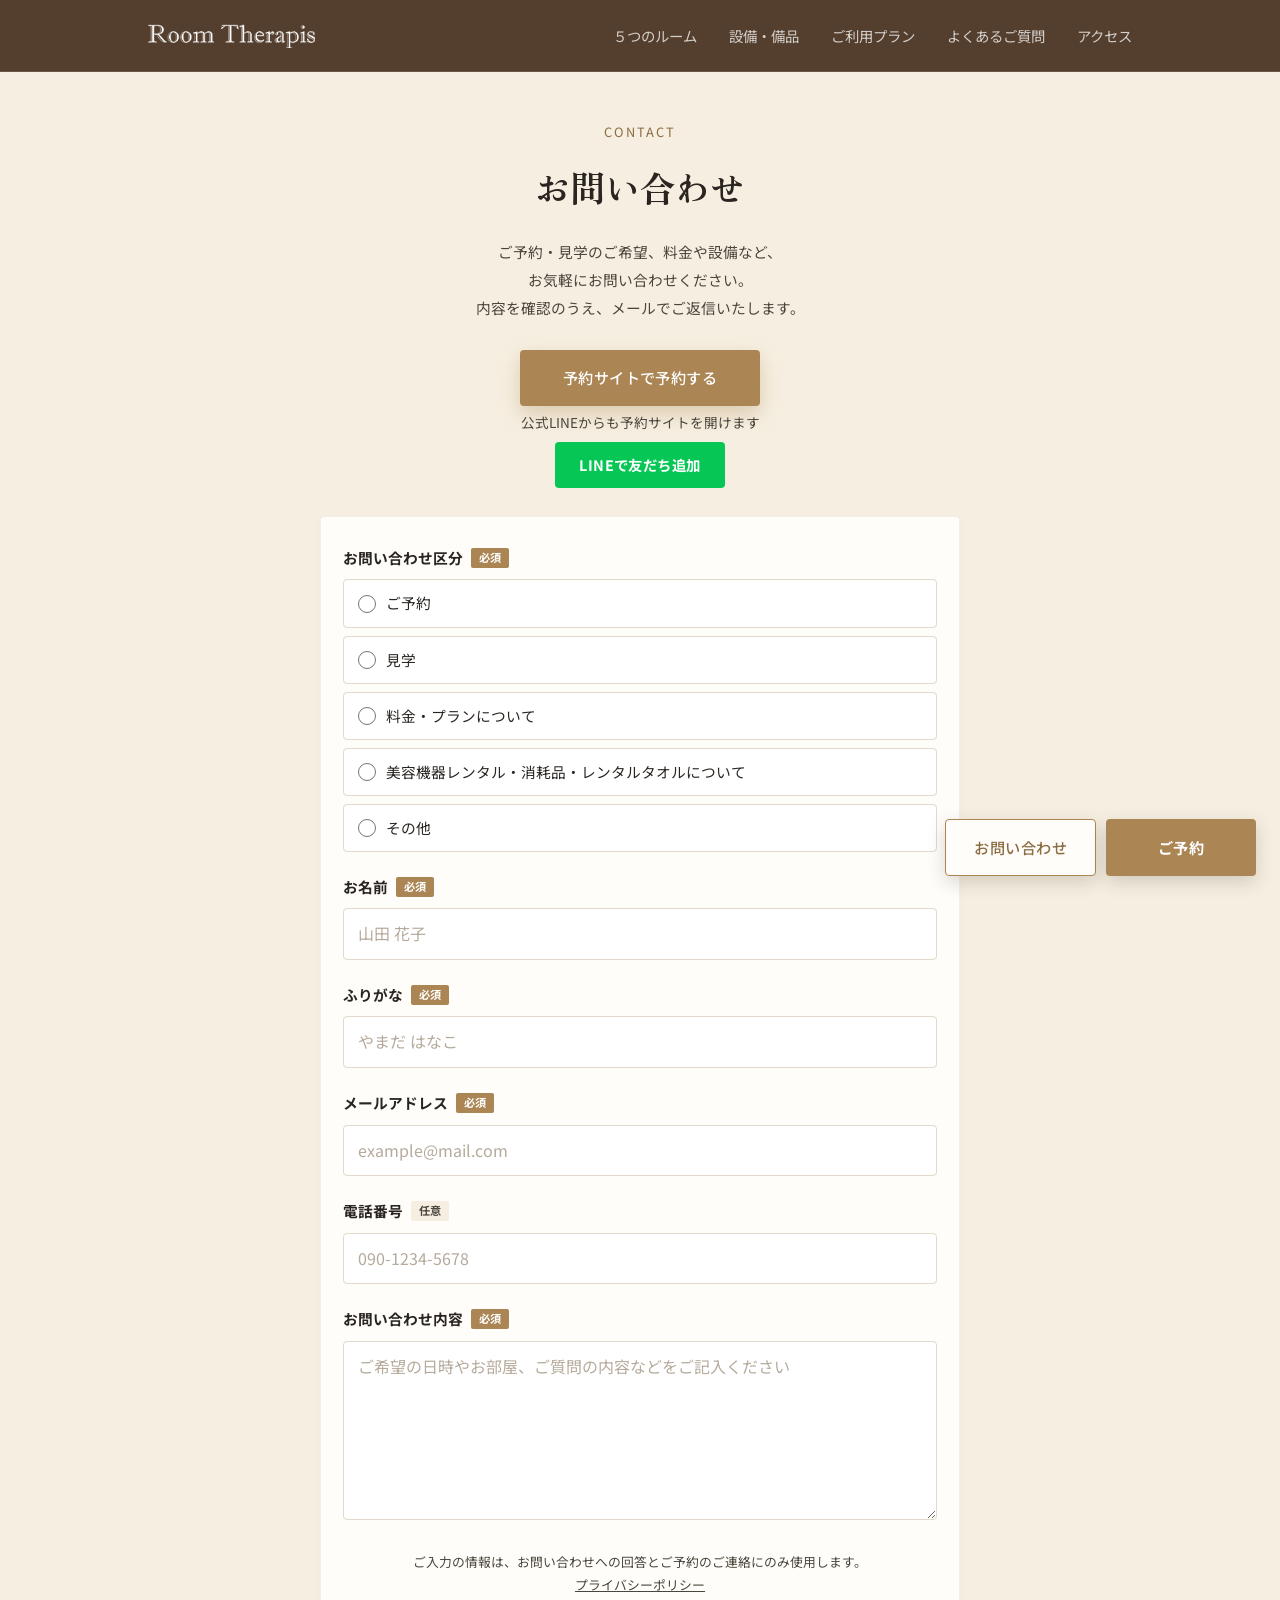
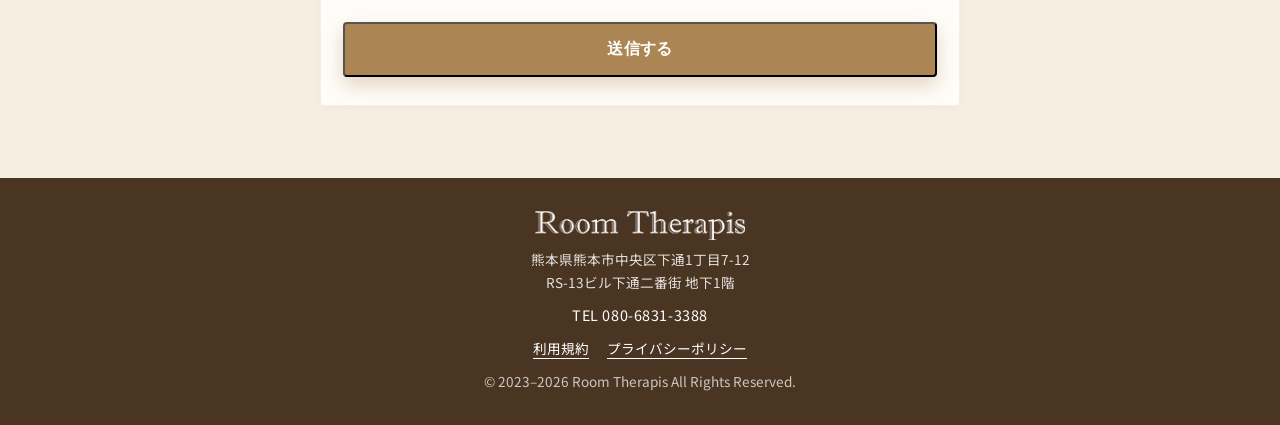
<file: contact.html>
<!DOCTYPE html>
<html lang="ja">
<head>
<!-- Google tag (gtag.js) -->
<script async src="https://www.googletagmanager.com/gtag/js?id=G-HR9JXKGP99"></script>
<script>
  window.dataLayer = window.dataLayer || [];
  function gtag(){dataLayer.push(arguments);}
  gtag('js', new Date());
  gtag('config', 'G-HR9JXKGP99');
</script>
<meta charset="UTF-8">
<meta name="viewport" content="width=device-width, initial-scale=1.0">
<meta name="format-detection" content="telephone=no, address=no, email=no, date=no">
<title>お問い合わせ｜Room Therapis</title>
<meta name="description" content="Room Therapisへのご予約・見学のご希望、料金や設備についてのお問い合わせはこちらから。">
<meta property="og:type" content="article">
<meta property="og:site_name" content="Room Therapis（ルームセラピス）">
<meta property="og:title" content="お問い合わせ｜Room Therapis">
<meta property="og:description" content="Room Therapisへのご予約・見学のご希望、料金や設備についてのお問い合わせはこちらから。">
<meta property="og:url" content="https://room-therapis.github.io/contact.html">
<meta property="og:image" content="https://room-therapis.github.io/images/ogp.jpg">
<meta property="og:image:width" content="1200">
<meta property="og:image:height" content="630">
<meta property="og:locale" content="ja_JP">
<meta name="twitter:card" content="summary_large_image">
<link rel="canonical" href="https://room-therapis.github.io/contact.html">

<link rel="preconnect" href="https://fonts.googleapis.com">
<link rel="preconnect" href="https://fonts.gstatic.com" crossorigin>
<link href="https://fonts.googleapis.com/css2?family=Zen+Old+Mincho:wght@400;500;600;700;900&family=Noto+Serif+JP:wght@500;700&family=Noto+Sans+JP:wght@400;500;700&display=swap" rel="stylesheet">

<link rel="icon" href="favicon.ico" sizes="any">
<link rel="icon" href="images/favicon-32x32.png" sizes="32x32" type="image/png">
<link rel="icon" href="images/favicon-192x192.png" sizes="192x192">
<link rel="apple-touch-icon" href="images/favicon-180x180.png">
<link rel="stylesheet" href="css/style.css?v=291">
</head>
<body class="terms-page has-site-header">
<header class="site-header scrolled" id="siteHeader">
  <div class="header-inner">
    <a href="./" class="brand">
      <img src="images/logo.png" alt="Room Therapis">
    </a>
    <nav class="main-nav" id="mainNav">
      <a class="nav-pc-only" href="./#rooms">５つのルーム</a>
      <a class="nav-pc-only" href="./#reasons">設備・備品</a>
      <a class="nav-sp-only" href="./#facilities">お部屋の設備</a>
      <a class="nav-sp-only" href="./#beauty-equipment">美容機器・備品</a>
      <a class="nav-sp-only" href="./#rooms">５つのルーム</a>
      <a class="nav-sp-only" href="./#house">共用スペース</a>
      <a href="./#plan">ご利用プラン</a>
      <a class="nav-sp-only" href="./#flow">ご利用の流れ</a>
      <a class="nav-sp-only" href="./#rules">ご利用にあたって</a>
      <a href="./#faq">よくあるご質問</a>
      <a href="./#access">アクセス</a>
      <a class="nav-sp-only" href="./#sns">公式SNS</a>
    </nav>
    <button class="nav-toggle" id="navToggle" aria-label="メニューを開く" aria-expanded="false">
      <span></span><span></span><span></span>
    </button>
  </div>
</header>

<main class="terms-main">
  <p class="section-eyebrow">CONTACT</p>
  <h1 class="section-title">お問い合わせ</h1>
  <p class="contact-intro">ご予約・見学のご希望、料金や設備など、<br>お気軽にお問い合わせください。<br>内容を確認のうえ、メールでご返信いたします。</p>
  <p class="contact-book"><a class="btn btn-primary" href="#" data-booking-link target="_blank" rel="noopener">予約サイトで予約する</a></p>
  <p class="contact-line">公式LINEからも予約サイトを開けます<br><a class="btn line-btn" href="https://lin.ee/xlNNEwW" target="_blank" rel="noopener">LINEで友だち追加</a></p>

  <form class="contact-form" id="contactForm" novalidate
        action="https://docs.google.com/forms/d/e/1FAIpQLSc-KTNARyCoVv58cjdPgiz-CQZ9eIC4RVnNzM3VKFBfmjQXcw/formResponse"
        method="POST">

    <fieldset class="contact-field">
      <legend>お問い合わせ区分<span class="contact-req">必須</span></legend>
      <div class="contact-choices">
        <label><input type="radio" name="entry.450124101" value="ご予約" required><span>ご予約</span></label>
        <label><input type="radio" name="entry.450124101" value="見学"><span>見学</span></label>
        <label><input type="radio" name="entry.450124101" value="料金・プランについて"><span>料金・プランについて</span></label>
        <label><input type="radio" name="entry.450124101" value="美容機器レンタル・消耗品・レンタルタオルについて"><span>美容機器レンタル・消耗品・レンタルタオルについて</span></label>
        <label><input type="radio" name="entry.450124101" value="その他"><span>その他</span></label>
      </div>
      <p class="contact-error" data-error-for="entry.450124101">お問い合わせ区分を選んでください</p>
    </fieldset>

    <div class="contact-field">
      <label for="cfName">お名前<span class="contact-req">必須</span></label>
      <input id="cfName" type="text" name="entry.1650357197" autocomplete="name" placeholder="山田 花子" required>
      <p class="contact-error" data-error-for="entry.1650357197">お名前を入力してください</p>
    </div>

    <div class="contact-field">
      <label for="cfKana">ふりがな<span class="contact-req">必須</span></label>
      <input id="cfKana" type="text" name="entry.1343467757" placeholder="やまだ はなこ" required>
      <p class="contact-error" data-error-for="entry.1343467757">ふりがなを入力してください</p>
    </div>

    <div class="contact-field">
      <label for="cfEmail">メールアドレス<span class="contact-req">必須</span></label>
      <input id="cfEmail" type="email" name="entry.146166439" autocomplete="email" inputmode="email" placeholder="example@mail.com" required>
      <p class="contact-error" data-error-for="entry.146166439">正しいメールアドレスを入力してください</p>
      <p class="contact-hint" id="emailSuggest" hidden>もしかして <button type="button" class="contact-hint-fix"></button> ですか？（押すと入れ替わります）</p>
      <p class="contact-hint" id="emailCarrier" hidden>携帯会社のメールアドレスは、受信設定によって返信が届かないことがあります。パソコンからのメールを受け取れるよう設定いただくか、電話番号もご入力ください。</p>
    </div>

    <div class="contact-field">
      <label for="cfTel">電話番号<span class="contact-opt">任意</span></label>
      <input id="cfTel" type="tel" name="entry.290535761" autocomplete="tel" inputmode="tel" placeholder="090-1234-5678" pattern="\+?[0-9\-]{10,15}">
      <p class="contact-error" data-error-for="entry.290535761">電話番号は数字とハイフンで入力してください</p>
    </div>

    <div class="contact-field">
      <label for="cfBody">お問い合わせ内容<span class="contact-req">必須</span></label>
      <textarea id="cfBody" name="entry.554702496" rows="6" placeholder="ご希望の日時やお部屋、ご質問の内容などをご記入ください" required></textarea>
      <p class="contact-error" data-error-for="entry.554702496">お問い合わせ内容を入力してください</p>
    </div>

    <p class="contact-agree">ご入力の情報は、お問い合わせへの回答と<br class="sp-only">ご予約のご連絡にのみ使用します。<br><a href="privacy.html">プライバシーポリシー</a></p>
    <p class="contact-send-error" id="contactSendError" role="alert" hidden>送信できませんでした。通信環境をご確認のうえ、もう一度「送信する」を押してください。<br>うまくいかない場合は、お手数ですがお電話（<a href="tel:08068313388">080-6831-3388</a>）でご連絡ください。</p>
    <button class="btn btn-primary btn-block contact-submit" type="submit">送信する</button>
  </form>

  <div class="contact-done" id="contactDone" hidden tabindex="-1">
    <p class="contact-done-title">送信が完了しました</p>
    <p>お問い合わせありがとうございます。<br>内容を確認のうえ、ご入力のメールアドレスへご連絡いたします。</p>
    <p class="contact-done-email">ご入力のメールアドレス<br><strong id="contactDoneEmail"></strong></p>
    <p class="contact-done-note">上のアドレスへ、確認メールを自動でお送りしました。<br>メールが届かない場合は、お手数ですが<br class="sp-only">お電話でご連絡ください。<br><a class="contact-done-tel" href="tel:08068313388">080-6831-3388</a></p>
    <a class="btn btn-outline" href="./">トップページへ</a>
  </div>

</main>

<!-- ============ フッター ============ -->
<footer class="site-footer">
  <div class="section-inner footer-inner">
    <a class="footer-brand" href="./"><img src="images/logo.png" alt="Room Therapis" loading="lazy"></a>
    <p class="footer-address">熊本県熊本市中央区下通1丁目7-12<br>RS-13ビル下通二番街 地下1階</p>
    <a class="footer-tel" href="tel:08068313388">TEL 080-6831-3388</a>
    <p class="footer-legal"><a class="footer-terms" href="terms.html">利用規約</a><a class="footer-terms" href="privacy.html">プライバシーポリシー</a></p>
    <p class="footer-copy">&copy; 2023–<span id="year"></span> Room Therapis All Rights Reserved.</p>
  </div>
</footer>
<div class="sticky-cta sticky-cta--pc-only">
  <a href="contact.html" class="btn btn-outline btn-block" data-contact-link>
    お問い合わせ
  </a>
  <a href="#" class="btn btn-primary btn-block" data-booking-link target="_blank" rel="noopener">
    ご予約
  </a>
</div>

<script src="js/main.js?v=18"></script>
<script src="js/contact.js?v=10"></script>
</body>
</html>
</file>
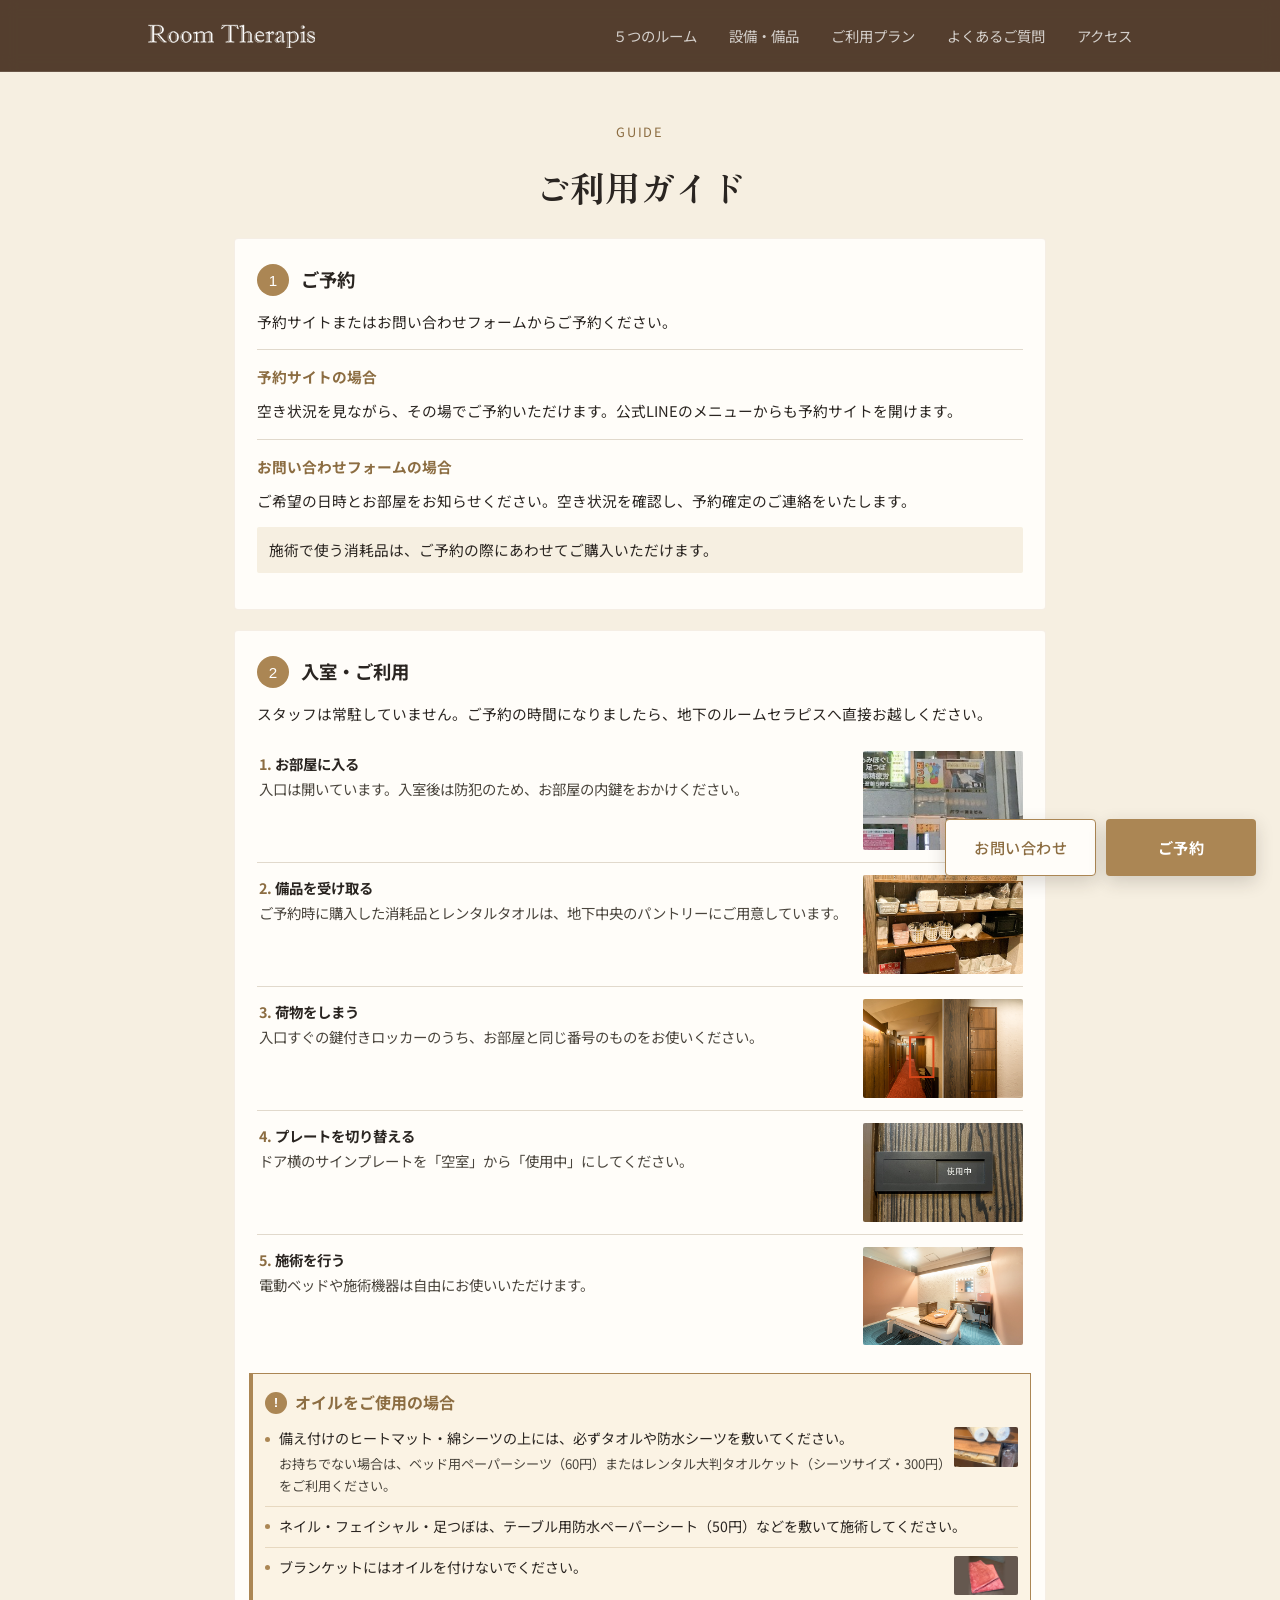
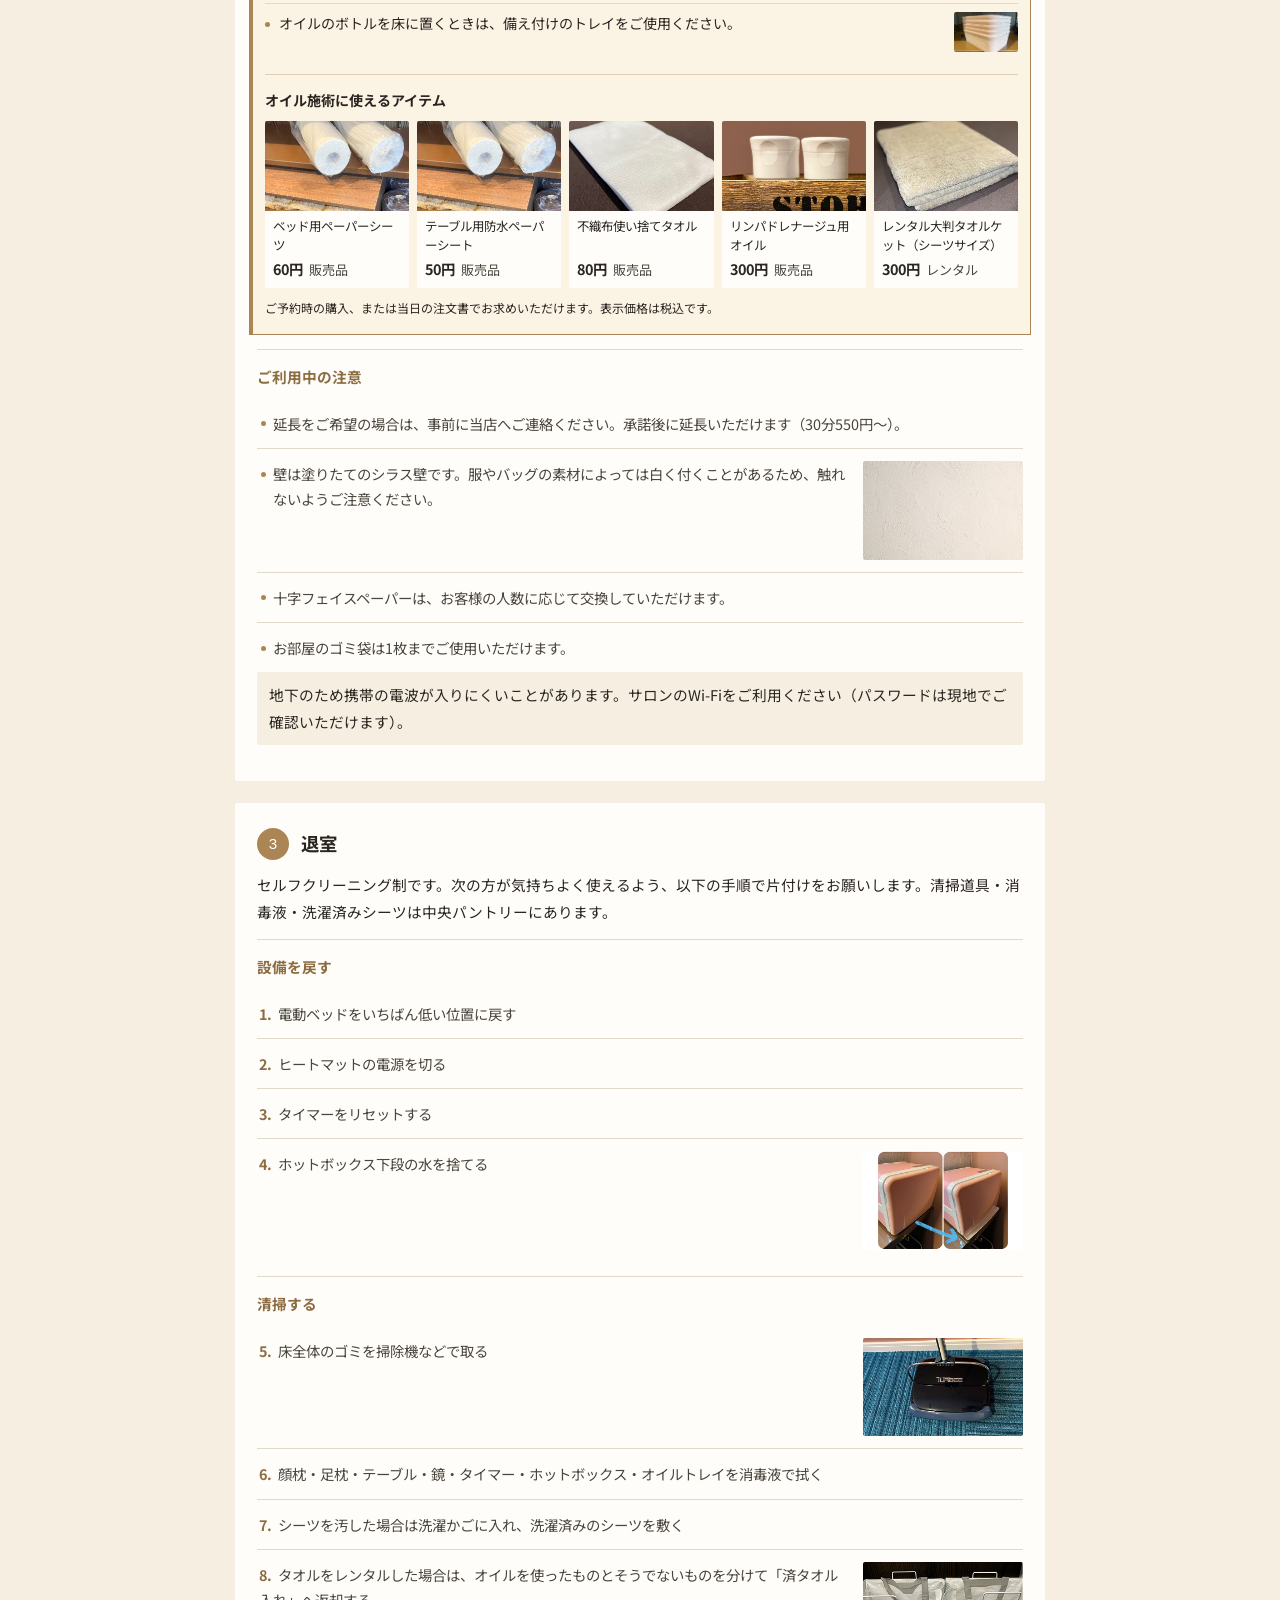
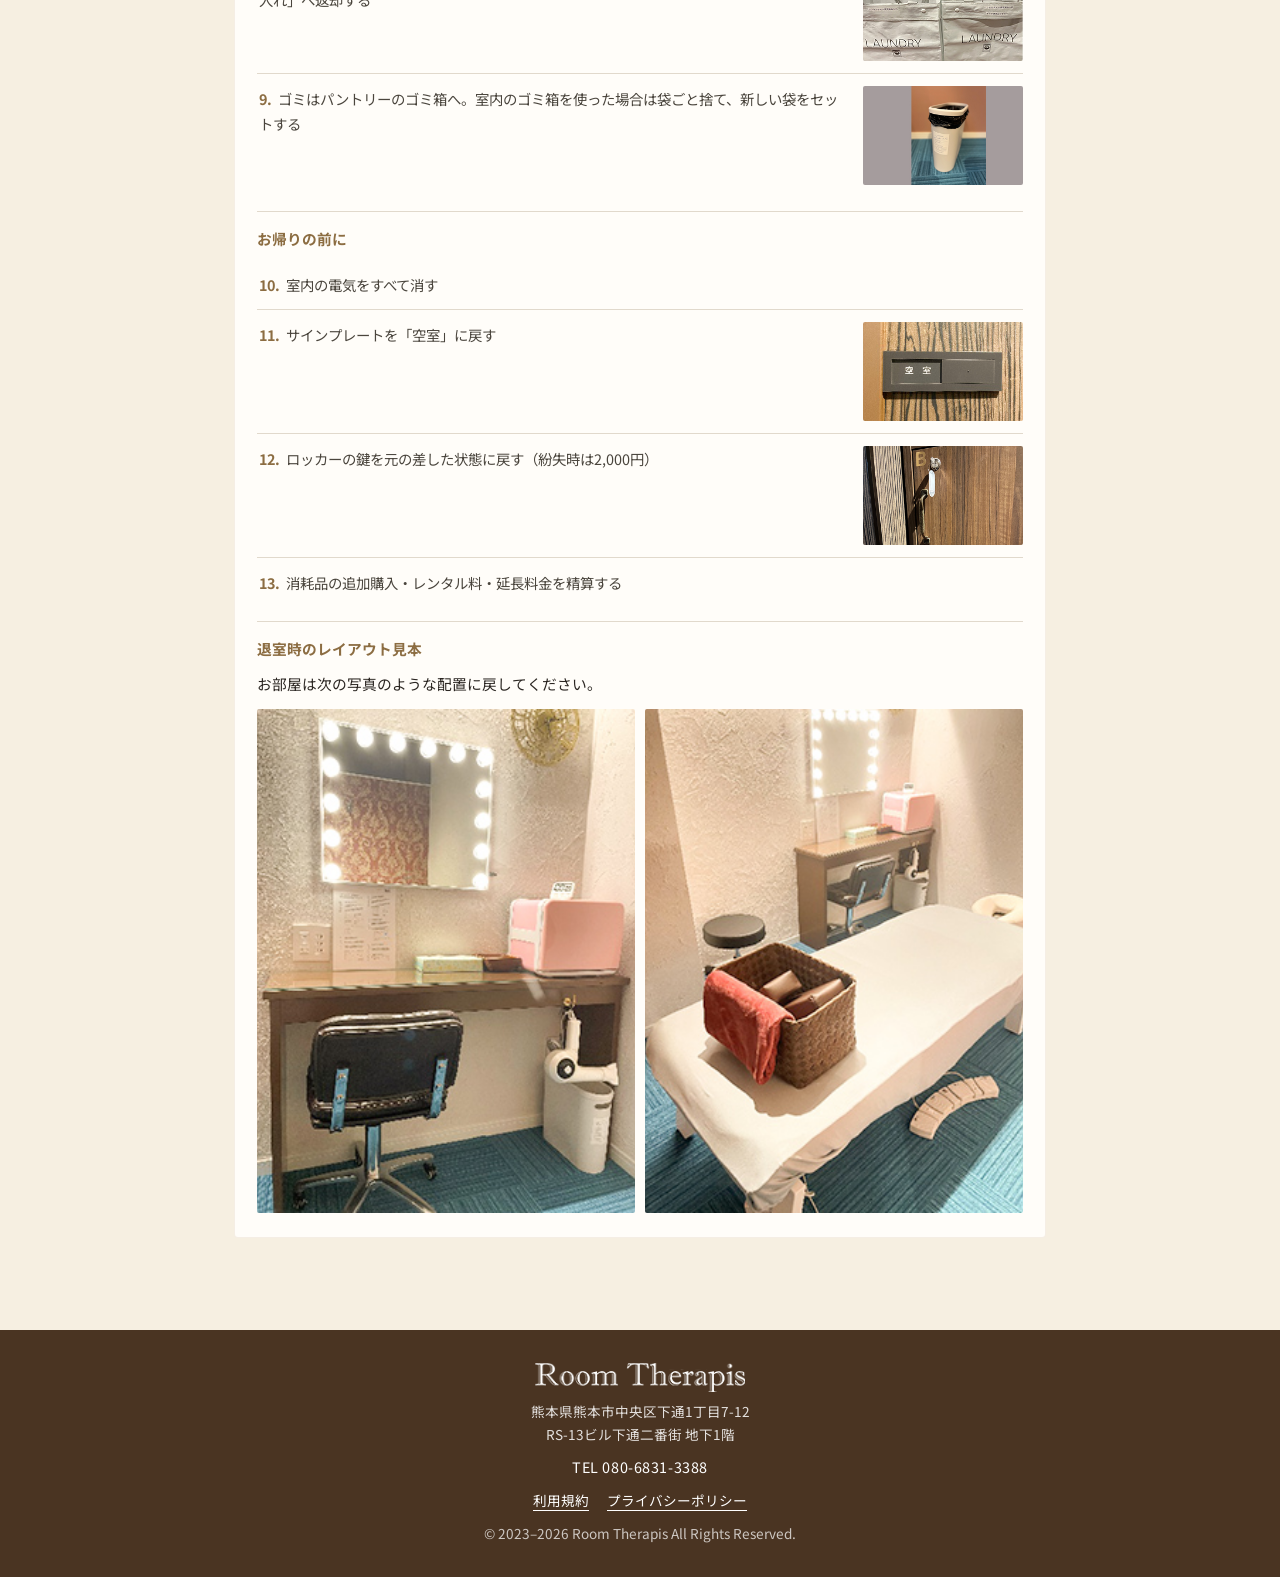
<file: guide.html>
<!DOCTYPE html>
<html lang="ja">
<head>
<!-- Google tag (gtag.js) -->
<script async src="https://www.googletagmanager.com/gtag/js?id=G-HR9JXKGP99"></script>
<script>
  window.dataLayer = window.dataLayer || [];
  function gtag(){dataLayer.push(arguments);}
  gtag('js', new Date());
  gtag('config', 'G-HR9JXKGP99');
</script>
<meta charset="UTF-8">
<meta name="viewport" content="width=device-width, initial-scale=1.0">
<meta name="format-detection" content="telephone=no, address=no, email=no, date=no">
<title>ご利用ガイド｜Room Therapis</title>
<meta name="description" content="Room Therapisのご予約から入室・ご利用・退室までの詳しい手順です。">
<meta property="og:type" content="article">
<meta property="og:site_name" content="Room Therapis（ルームセラピス）">
<meta property="og:title" content="ご利用ガイド｜Room Therapis">
<meta property="og:description" content="Room Therapisのご予約から入室・ご利用・退室までの詳しい手順です。">
<meta property="og:url" content="https://room-therapis.github.io/guide.html">
<meta property="og:image" content="https://room-therapis.github.io/images/ogp.jpg">
<meta property="og:image:width" content="1200">
<meta property="og:image:height" content="630">
<meta property="og:locale" content="ja_JP">
<meta name="twitter:card" content="summary_large_image">
<link rel="canonical" href="https://room-therapis.github.io/guide.html">

<link rel="preconnect" href="https://fonts.googleapis.com">
<link rel="preconnect" href="https://fonts.gstatic.com" crossorigin>
<link href="https://fonts.googleapis.com/css2?family=Zen+Old+Mincho:wght@400;500;600;700;900&family=Noto+Serif+JP:wght@500;700&family=Noto+Sans+JP:wght@400;500;700&display=swap" rel="stylesheet">

<link rel="icon" href="favicon.ico" sizes="any">
<link rel="icon" href="images/favicon-32x32.png" sizes="32x32" type="image/png">
<link rel="icon" href="images/favicon-192x192.png" sizes="192x192">
<link rel="apple-touch-icon" href="images/favicon-180x180.png">
<link rel="stylesheet" href="css/style.css?v=291">
</head>
<body class="terms-page has-site-header">
<header class="site-header scrolled" id="siteHeader">
  <div class="header-inner">
    <a href="./" class="brand">
      <img src="images/logo.png" alt="Room Therapis">
    </a>
    <nav class="main-nav" id="mainNav">
      <a class="nav-pc-only" href="./#rooms">５つのルーム</a>
      <a class="nav-pc-only" href="./#reasons">設備・備品</a>
      <a class="nav-sp-only" href="./#facilities">お部屋の設備</a>
      <a class="nav-sp-only" href="./#beauty-equipment">美容機器・備品</a>
      <a class="nav-sp-only" href="./#rooms">５つのルーム</a>
      <a class="nav-sp-only" href="./#house">共用スペース</a>
      <a href="./#plan">ご利用プラン</a>
      <a class="nav-sp-only" href="./#flow">ご利用の流れ</a>
      <a class="nav-sp-only" href="./#rules">ご利用にあたって</a>
      <a href="./#faq">よくあるご質問</a>
      <a href="./#access">アクセス</a>
      <a class="nav-sp-only" href="./#sns">公式SNS</a>
    </nav>
    <button class="nav-toggle" id="navToggle" aria-label="メニューを開く" aria-expanded="false">
      <span></span><span></span><span></span>
    </button>
  </div>
</header>

<main class="terms-main">
  <p class="section-eyebrow">GUIDE</p>
  <h1 class="section-title">ご利用ガイド</h1>

  <section class="guide-step" id="booking">
    <h2><span class="guide-num">1</span>ご予約</h2>
    <p>予約サイトまたはお問い合わせフォームからご予約ください。</p>
    <div class="guide-block">
      <h3>予約サイトの場合</h3>
      <p>空き状況を見ながら、その場でご予約いただけます。公式LINEのメニューからも予約サイトを開けます。</p>
    </div>
    <div class="guide-block">
      <h3>お問い合わせフォームの場合</h3>
      <p>ご希望の日時とお部屋をお知らせください。空き状況を確認し、予約確定のご連絡をいたします。</p>
    </div>
    <p class="guide-tip">施術で使う消耗品は、ご予約の際にあわせてご購入いただけます。</p>
  </section>

  <section class="guide-step" id="checkin">
    <h2><span class="guide-num">2</span>入室・ご利用</h2>
    <p>スタッフは常駐していません。ご予約の時間になりましたら、地下のルームセラピスへ直接お越しください。</p>
    <ol class="guide-list guide-list--items">
        <li class="guide-item"><img class="guide-thumb guide-thumb--entrance" src="images/guide/entrance-thumb.jpg" alt="ビルの入口と看板" width="236" height="146" loading="lazy" decoding="async"><div><strong>お部屋に入る</strong>入口は開いています。入室後は防犯のため、お部屋の内鍵をおかけください。</div></li>
        <li class="guide-item"><img class="guide-thumb" src="images/guide/flow_03.jpg" alt="パントリーの備品・消耗品の棚" width="576" height="356" loading="lazy" decoding="async"><div><strong>備品を受け取る</strong>ご予約時に購入した消耗品とレンタルタオルは、地下中央のパントリーにご用意しています。</div></li>
        <li class="guide-item"><img class="guide-thumb" src="images/guide/flow_04.jpg" alt="入口すぐの鍵付きロッカー" width="576" height="356" loading="lazy" decoding="async"><div><strong>荷物をしまう</strong>入口すぐの鍵付きロッカーのうち、お部屋と同じ番号のものをお使いください。</div></li>
        <li class="guide-item"><img class="guide-thumb" src="images/guide/flow_05.jpg" alt="「使用中」のサインプレート" width="576" height="356" loading="lazy" decoding="async"><div><strong>プレートを切り替える</strong>ドア横のサインプレートを「空室」から「使用中」にしてください。</div></li>
        <li class="guide-item"><img class="guide-thumb" src="images/guide/flow_07.jpg" alt="施術ルーム" width="576" height="356" loading="lazy" decoding="async"><div><strong>施術を行う</strong>電動ベッドや施術機器は自由にお使いいただけます。</div></li>
    </ol>
    <div class="oil-notice">
    <h3 class="oil-notice-title">オイルをご使用の場合</h3>
    <ul>
      <li class="oil-item"><img class="oil-thumb" src="images/equipment/attention_02.jpg" alt="ペーパーシーツ" loading="lazy" decoding="async"><div>備え付けのヒートマット・綿シーツの上には、必ずタオルや防水シーツを敷いてください。<span>お持ちでない場合は、ベッド用ペーパーシーツ（60円）またはレンタル大判タオルケット（シーツサイズ・300円）をご利用ください。</span></div></li>
      <li>ネイル・フェイシャル・足つぼは、テーブル用防水ペーパーシート（50円）などを敷いて施術してください。</li>
      <li class="oil-item"><img class="oil-thumb" src="images/equipment/attention_03.jpg" alt="備え付けのブランケット" loading="lazy" decoding="async"><div>ブランケットにはオイルを付けないでください。</div></li>
      <li class="oil-item"><img class="oil-thumb" src="images/equipment/attention_04.jpg" alt="備え付けのトレイ" loading="lazy" decoding="async"><div>オイルのボトルを床に置くときは、備え付けのトレイをご使用ください。</div></li>
    </ul>
    <div class="oil-goods">
      <p class="oil-goods-title">オイル施術に使えるアイテム</p>
      <ul>
        <li class="oil-goods-item"><img src="images/equipment/items_11.jpg" alt="ベッド用ペーパーシーツ" loading="lazy" decoding="async"><p class="oil-goods-name">ベッド用ペーパーシーツ</p><p class="oil-goods-price">60円<span>販売品</span></p></li>
        <li class="oil-goods-item"><img src="images/equipment/items_11.jpg" alt="テーブル用防水ペーパーシート" loading="lazy" decoding="async"><p class="oil-goods-name">テーブル用防水ペーパーシート</p><p class="oil-goods-price">50円<span>販売品</span></p></li>
        <li class="oil-goods-item"><img src="images/equipment/items_03.jpg" alt="不織布使い捨てタオル" loading="lazy" decoding="async"><p class="oil-goods-name">不織布使い捨てタオル</p><p class="oil-goods-price">80円<span>販売品</span></p></li>
        <li class="oil-goods-item"><img src="images/equipment/items_10.jpg" alt="リンパドレナージュ用オイル" loading="lazy" decoding="async"><p class="oil-goods-name">リンパドレナージュ用オイル</p><p class="oil-goods-price">300円<span>販売品</span></p></li>
        <li class="oil-goods-item"><img src="images/equipment/items_14.jpg" alt="レンタル大判タオルケット（シーツサイズ）" loading="lazy" decoding="async"><p class="oil-goods-name">レンタル大判タオルケット（シーツサイズ）</p><p class="oil-goods-price">300円<span>レンタル</span></p></li>
      </ul>
      <p class="oil-goods-note">ご予約時の購入、または当日の注文書でお求めいただけます。表示価格は税込です。</p>
    </div>
    </div>
    <div class="guide-block">
      <h3>ご利用中の注意</h3>
      <ul class="guide-list guide-list--items">
        <li class="guide-item guide-item--noimg"><div>延長をご希望の場合は、事前に当店へご連絡ください。承諾後に延長いただけます（30分550円〜）。</div></li>
        <li class="guide-item"><img class="guide-thumb" src="images/guide/flow_06.jpg" alt="シラス壁" width="576" height="356" loading="lazy" decoding="async"><div>壁は塗りたてのシラス壁です。服やバッグの素材によっては白く付くことがあるため、触れないようご注意ください。</div></li>
        <li class="guide-item guide-item--noimg"><div>十字フェイスペーパーは、お客様の人数に応じて交換していただけます。</div></li>
        <li class="guide-item guide-item--noimg"><div>お部屋のゴミ袋は1枚までご使用いただけます。</div></li>
      </ul>
    </div>
    <p class="guide-tip">地下のため携帯の電波が入りにくいことがあります。サロンのWi-Fiをご利用ください（パスワードは現地でご確認いただけます）。</p>
  </section>

  <section class="guide-step" id="checkout">
    <h2><span class="guide-num">3</span>退室</h2>
    <p>セルフクリーニング制です。次の方が気持ちよく使えるよう、以下の手順で片付けをお願いします。清掃道具・消毒液・洗濯済みシーツは中央パントリーにあります。</p>
    <div class="guide-block">
      <h3>設備を戻す</h3>
      <ol class="guide-list guide-list--items">
        <li class="guide-item guide-item--noimg"><div>電動ベッドをいちばん低い位置に戻す</div></li>
        <li class="guide-item guide-item--noimg"><div>ヒートマットの電源を切る</div></li>
        <li class="guide-item guide-item--noimg"><div>タイマーをリセットする</div></li>
        <li class="guide-item"><img class="guide-thumb" src="images/guide/flow_08.jpg" alt="ホットボックス下段の水受け" width="576" height="356" loading="lazy" decoding="async"><div>ホットボックス下段の水を捨てる</div></li>
      </ol>
    </div>
    <div class="guide-block">
      <h3>清掃する</h3>
      <ol class="guide-list guide-list--items" start="5">
        <li class="guide-item"><img class="guide-thumb" src="images/guide/flow_09.jpg" alt="床用の掃除機（タービー）" width="576" height="356" loading="lazy" decoding="async"><div>床全体のゴミを掃除機などで取る</div></li>
        <li class="guide-item guide-item--noimg"><div>顔枕・足枕・テーブル・鏡・タイマー・ホットボックス・オイルトレイを消毒液で拭く</div></li>
        <li class="guide-item guide-item--noimg"><div>シーツを汚した場合は洗濯かごに入れ、洗濯済みのシーツを敷く</div></li>
        <li class="guide-item"><img class="guide-thumb" src="images/equipment/attention_01.jpg" alt="済タオル入れ（オイル使用・不使用の2つの袋）" width="300" height="185" loading="lazy" decoding="async"><div>タオルをレンタルした場合は、オイルを使ったものとそうでないものを分けて「済タオル入れ」へ返却する</div></li>
        <li class="guide-item"><img class="guide-thumb" src="images/guide/flow_13.jpg" alt="室内のゴミ箱" width="576" height="356" loading="lazy" decoding="async"><div>ゴミはパントリーのゴミ箱へ。室内のゴミ箱を使った場合は袋ごと捨て、新しい袋をセットする</div></li>
      </ol>
    </div>
    <div class="guide-block">
      <h3>お帰りの前に</h3>
      <ol class="guide-list guide-list--items" start="10">
        <li class="guide-item guide-item--noimg"><div>室内の電気をすべて消す</div></li>
        <li class="guide-item"><img class="guide-thumb" src="images/guide/flow_12.jpg" alt="「空室」のサインプレート" width="576" height="356" loading="lazy" decoding="async"><div>サインプレートを「空室」に戻す</div></li>
        <li class="guide-item"><img class="guide-thumb" src="images/guide/flow_14.jpg" alt="ロッカーの鍵" width="576" height="356" loading="lazy" decoding="async"><div>ロッカーの鍵を元の差した状態に戻す（紛失時は2,000円）</div></li>
        <li class="guide-item guide-item--noimg"><div>消耗品の追加購入・レンタル料・延長料金を精算する</div></li>
      </ol>
    </div>
    <div class="guide-block">
      <h3>退室時のレイアウト見本</h3>
      <p>お部屋は次の写真のような配置に戻してください。</p>
      <div class="guide-layout"><img class="guide-layout-img" src="images/guide/flow_10.jpg" alt="退室時のレイアウト見本（ドレッサー側）" width="576" height="356" loading="lazy" decoding="async"><img class="guide-layout-img" src="images/guide/flow_11.jpg" alt="退室時のレイアウト見本（ベッド側）" width="576" height="356" loading="lazy" decoding="async"></div>
    </div>
  </section>

</main>

<!-- ============ フッター ============ -->
<footer class="site-footer">
  <div class="section-inner footer-inner">
    <a class="footer-brand" href="./"><img src="images/logo.png" alt="Room Therapis" loading="lazy"></a>
    <p class="footer-address">熊本県熊本市中央区下通1丁目7-12<br>RS-13ビル下通二番街 地下1階</p>
    <a class="footer-tel" href="tel:08068313388">TEL 080-6831-3388</a>
    <p class="footer-legal"><a class="footer-terms" href="terms.html">利用規約</a><a class="footer-terms" href="privacy.html">プライバシーポリシー</a></p>
    <p class="footer-copy">&copy; 2023–<span id="year"></span> Room Therapis All Rights Reserved.</p>
  </div>
</footer>
<div class="sticky-cta sticky-cta--pc-only">
  <a href="contact.html" class="btn btn-outline btn-block" data-contact-link>
    お問い合わせ
  </a>
  <a href="#" class="btn btn-primary btn-block" data-booking-link target="_blank" rel="noopener">
    ご予約
  </a>
</div>

<script src="js/main.js?v=18"></script>
</body>
</html>
</file>
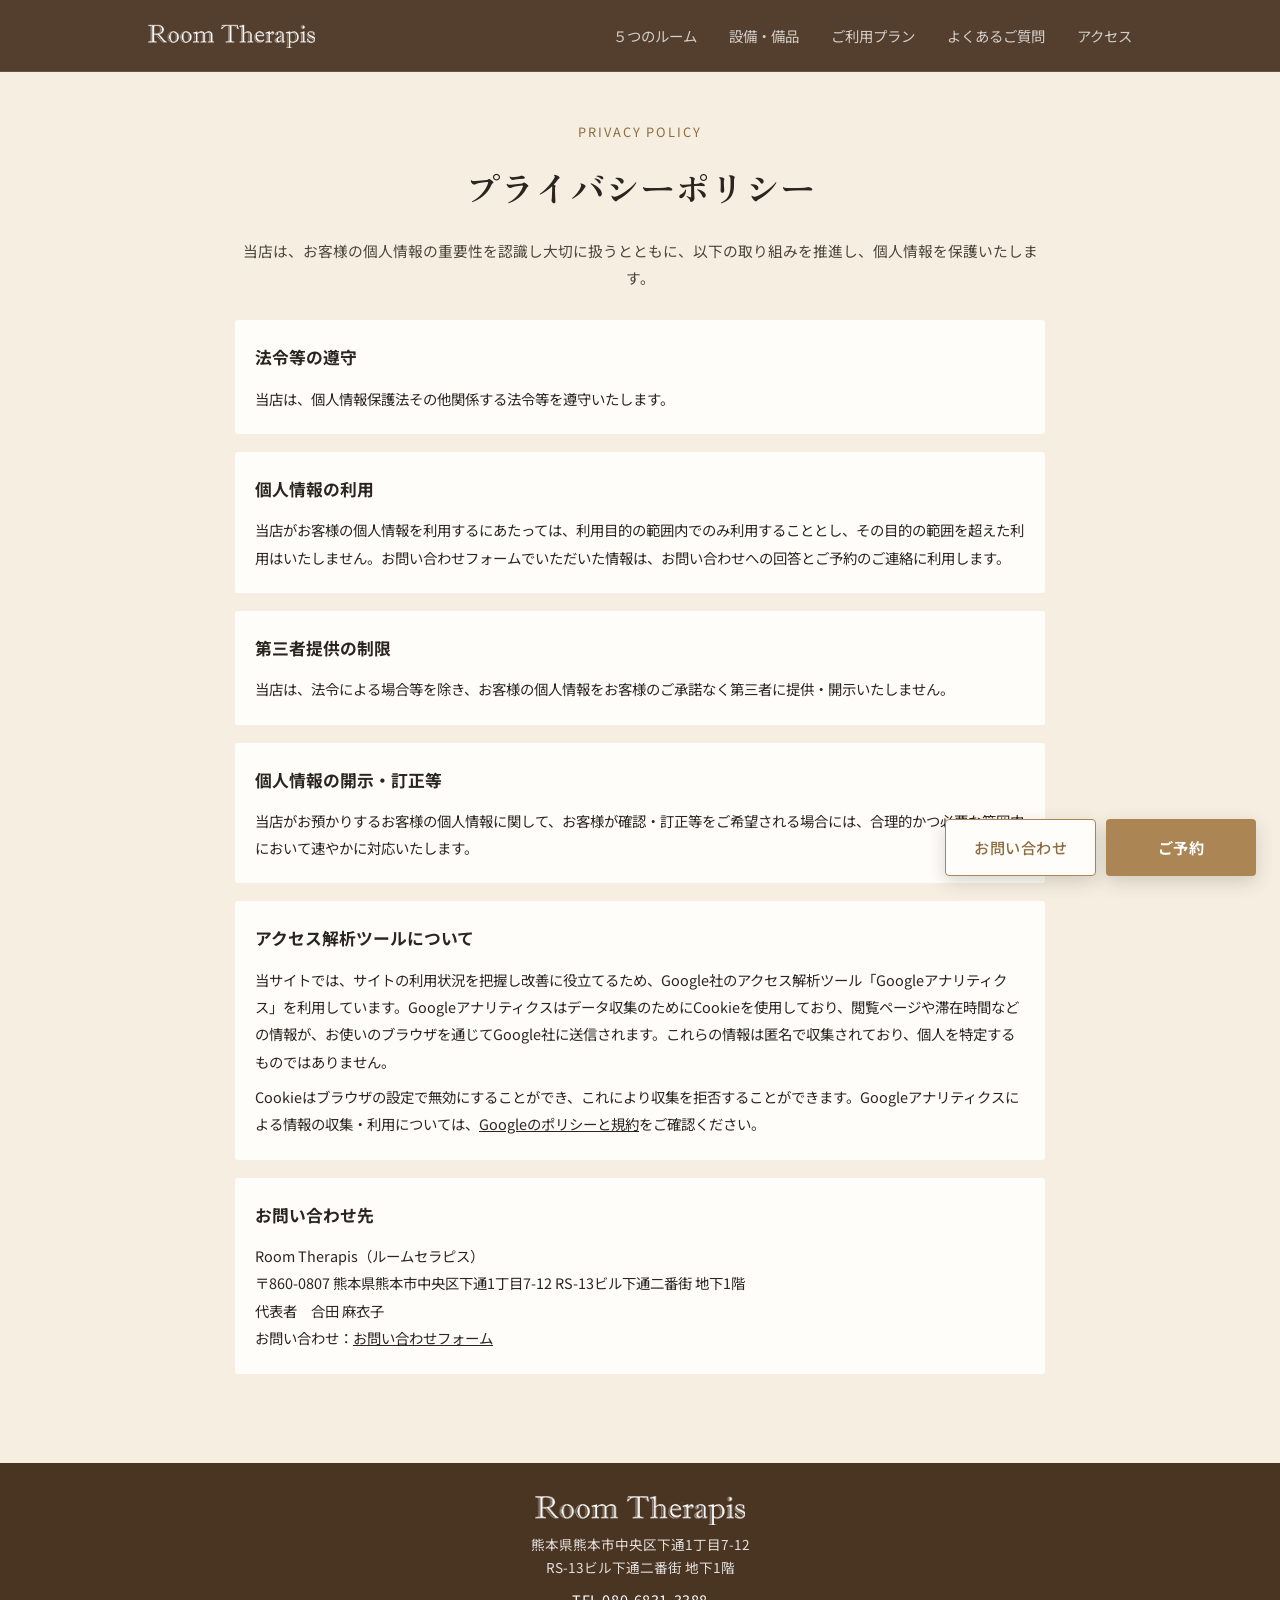
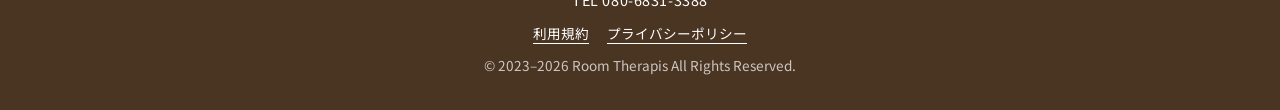
<file: privacy.html>
<!DOCTYPE html>
<html lang="ja">
<head>
<!-- Google tag (gtag.js) -->
<script async src="https://www.googletagmanager.com/gtag/js?id=G-HR9JXKGP99"></script>
<script>
  window.dataLayer = window.dataLayer || [];
  function gtag(){dataLayer.push(arguments);}
  gtag('js', new Date());
  gtag('config', 'G-HR9JXKGP99');
</script>
<meta charset="UTF-8">
<meta name="viewport" content="width=device-width, initial-scale=1.0">
<meta name="format-detection" content="telephone=no, address=no, email=no, date=no">
<title>プライバシーポリシー｜Room Therapis</title>
<meta name="description" content="Room Therapisの個人情報の取り扱いについて。">
<meta property="og:type" content="article">
<meta property="og:site_name" content="Room Therapis（ルームセラピス）">
<meta property="og:title" content="プライバシーポリシー｜Room Therapis">
<meta property="og:description" content="Room Therapisの個人情報の取り扱いについて。">
<meta property="og:url" content="https://room-therapis.github.io/privacy.html">
<meta property="og:image" content="https://room-therapis.github.io/images/ogp.jpg">
<meta property="og:image:width" content="1200">
<meta property="og:image:height" content="630">
<meta property="og:locale" content="ja_JP">
<meta name="twitter:card" content="summary_large_image">
<link rel="canonical" href="https://room-therapis.github.io/privacy.html">

<link rel="preconnect" href="https://fonts.googleapis.com">
<link rel="preconnect" href="https://fonts.gstatic.com" crossorigin>
<link href="https://fonts.googleapis.com/css2?family=Zen+Old+Mincho:wght@400;500;600;700;900&family=Noto+Serif+JP:wght@500;700&family=Noto+Sans+JP:wght@400;500;700&display=swap" rel="stylesheet">

<link rel="icon" href="favicon.ico" sizes="any">
<link rel="icon" href="images/favicon-32x32.png" sizes="32x32" type="image/png">
<link rel="icon" href="images/favicon-192x192.png" sizes="192x192">
<link rel="apple-touch-icon" href="images/favicon-180x180.png">
<link rel="stylesheet" href="css/style.css?v=291">
</head>
<body class="terms-page has-site-header">
<header class="site-header scrolled" id="siteHeader">
  <div class="header-inner">
    <a href="./" class="brand">
      <img src="images/logo.png" alt="Room Therapis">
    </a>
    <nav class="main-nav" id="mainNav">
      <a class="nav-pc-only" href="./#rooms">５つのルーム</a>
      <a class="nav-pc-only" href="./#reasons">設備・備品</a>
      <a class="nav-sp-only" href="./#facilities">お部屋の設備</a>
      <a class="nav-sp-only" href="./#beauty-equipment">美容機器・備品</a>
      <a class="nav-sp-only" href="./#rooms">５つのルーム</a>
      <a class="nav-sp-only" href="./#house">共用スペース</a>
      <a href="./#plan">ご利用プラン</a>
      <a class="nav-sp-only" href="./#flow">ご利用の流れ</a>
      <a class="nav-sp-only" href="./#rules">ご利用にあたって</a>
      <a href="./#faq">よくあるご質問</a>
      <a href="./#access">アクセス</a>
      <a class="nav-sp-only" href="./#sns">公式SNS</a>
    </nav>
    <button class="nav-toggle" id="navToggle" aria-label="メニューを開く" aria-expanded="false">
      <span></span><span></span><span></span>
    </button>
  </div>
</header>

<main class="terms-main">
  <p class="section-eyebrow">PRIVACY POLICY</p>
  <h1 class="section-title">プライバシーポリシー</h1>
  <p class="terms-intro">当店は、お客様の個人情報の重要性を認識し大切に扱うとともに、以下の取り組みを推進し、個人情報を保護いたします。</p>

  <div class="terms-body">
    <section class="terms-article">
      <h2>法令等の遵守</h2>
      <p>当店は、個人情報保護法その他関係する法令等を遵守いたします。</p>
    </section>
    <section class="terms-article">
      <h2>個人情報の利用</h2>
      <p>当店がお客様の個人情報を利用するにあたっては、利用目的の範囲内でのみ利用することとし、その目的の範囲を超えた利用はいたしません。お問い合わせフォームでいただいた情報は、お問い合わせへの回答とご予約のご連絡に利用します。</p>
    </section>
    <section class="terms-article">
      <h2>第三者提供の制限</h2>
      <p>当店は、法令による場合等を除き、お客様の個人情報をお客様のご承諾なく第三者に提供・開示いたしません。</p>
    </section>
    <section class="terms-article">
      <h2>個人情報の開示・訂正等</h2>
      <p>当店がお預かりするお客様の個人情報に関して、お客様が確認・訂正等をご希望される場合には、合理的かつ必要な範囲内において速やかに対応いたします。</p>
    </section>
    <section class="terms-article">
      <h2>アクセス解析ツールについて</h2>
      <p>当サイトでは、サイトの利用状況を把握し改善に役立てるため、Google社のアクセス解析ツール「Googleアナリティクス」を利用しています。Googleアナリティクスはデータ収集のためにCookieを使用しており、閲覧ページや滞在時間などの情報が、お使いのブラウザを通じてGoogle社に送信されます。これらの情報は匿名で収集されており、個人を特定するものではありません。</p>
      <p>Cookieはブラウザの設定で無効にすることができ、これにより収集を拒否することができます。Googleアナリティクスによる情報の収集・利用については、<a href="https://policies.google.com/technologies/partner-sites?hl=ja" target="_blank" rel="noopener">Googleのポリシーと規約</a>をご確認ください。</p>
    </section>
    <section class="terms-article">
      <h2>お問い合わせ先</h2>
      <p>Room Therapis（ルームセラピス）<br>〒860-0807 熊本県熊本市中央区下通1丁目7-12 RS-13ビル下通二番街 地下1階<br>代表者　合田 麻衣子<br>お問い合わせ：<a href="contact.html">お問い合わせフォーム</a></p>
    </section>
  </div>
</main>

<!-- ============ フッター ============ -->
<footer class="site-footer">
  <div class="section-inner footer-inner">
    <a class="footer-brand" href="./"><img src="images/logo.png" alt="Room Therapis" loading="lazy"></a>
    <p class="footer-address">熊本県熊本市中央区下通1丁目7-12<br>RS-13ビル下通二番街 地下1階</p>
    <a class="footer-tel" href="tel:08068313388">TEL 080-6831-3388</a>
    <p class="footer-legal"><a class="footer-terms" href="terms.html">利用規約</a><a class="footer-terms" href="privacy.html">プライバシーポリシー</a></p>
    <p class="footer-copy">&copy; 2023–<span id="year"></span> Room Therapis All Rights Reserved.</p>
  </div>
</footer>
<div class="sticky-cta sticky-cta--pc-only">
  <a href="contact.html" class="btn btn-outline btn-block" data-contact-link>
    お問い合わせ
  </a>
  <a href="#" class="btn btn-primary btn-block" data-booking-link target="_blank" rel="noopener">
    ご予約
  </a>
</div>

<script src="js/main.js?v=18"></script>
</body>
</html>
</file>
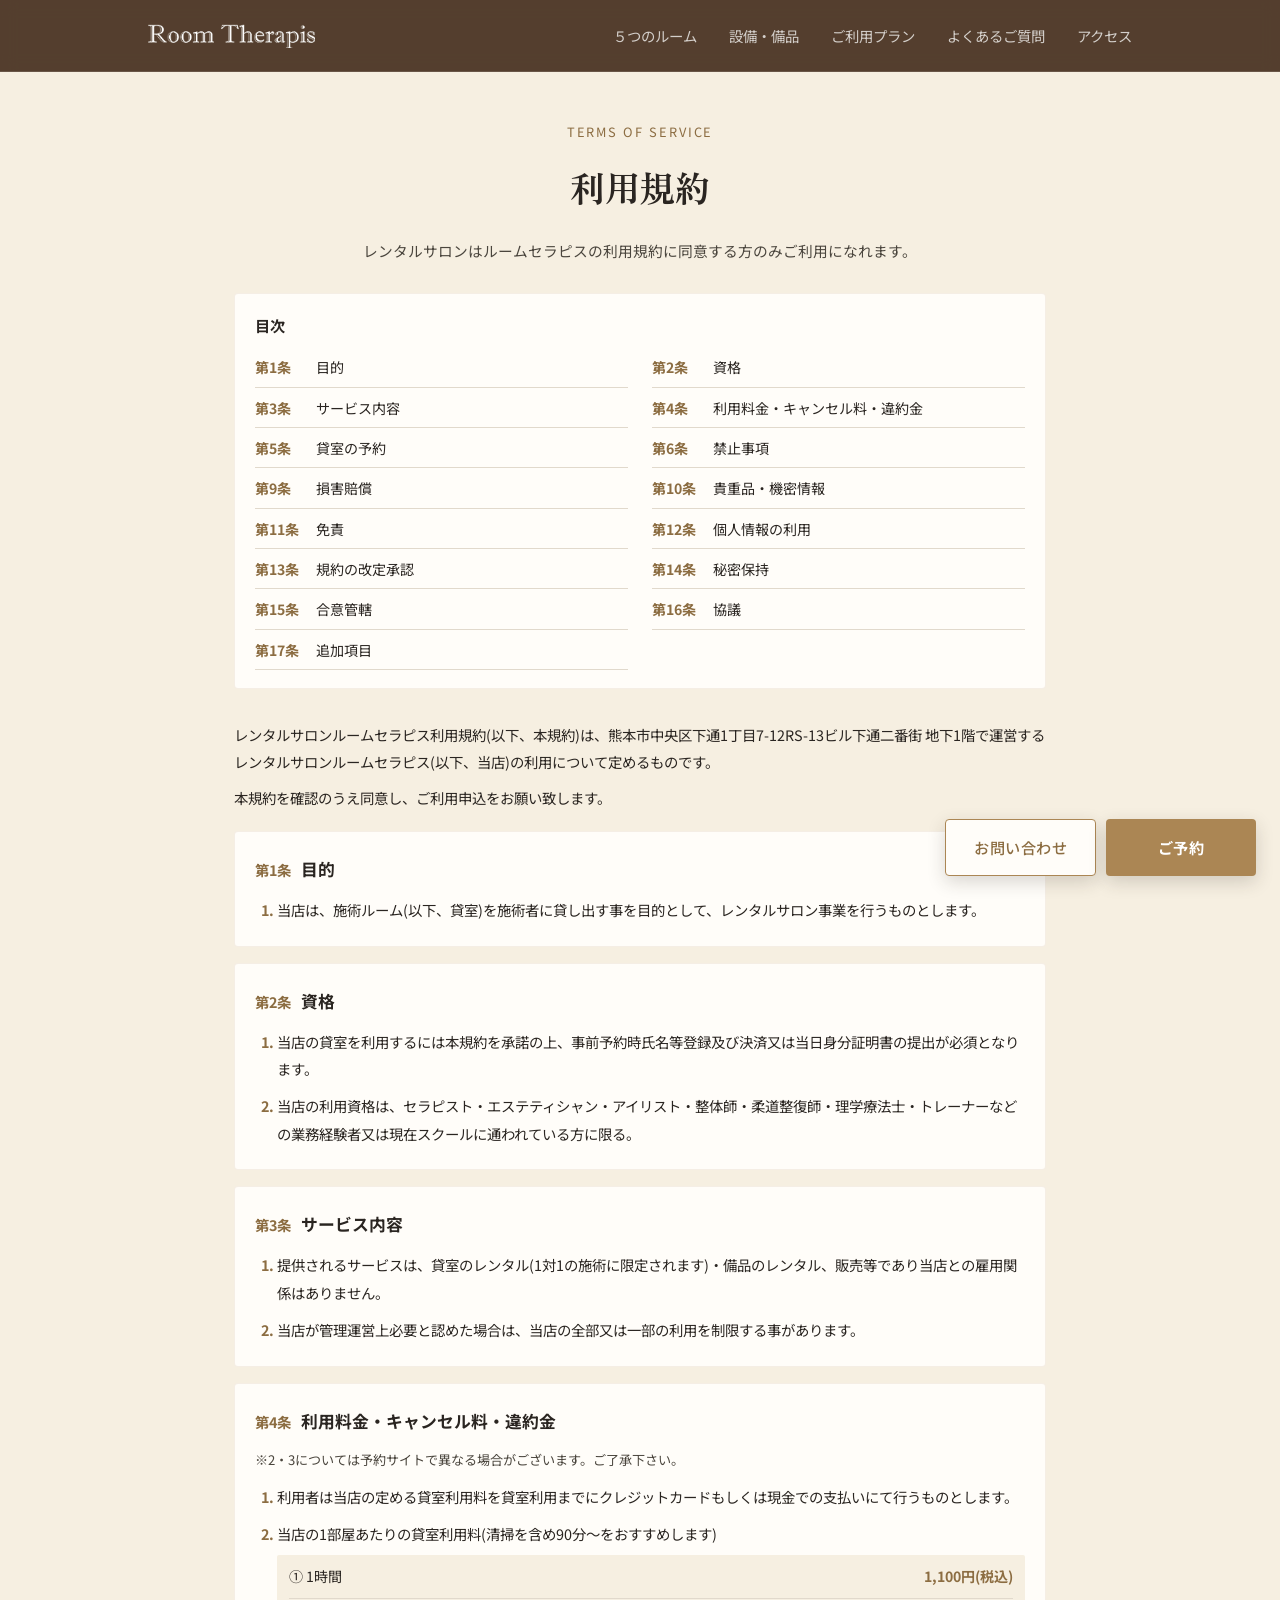
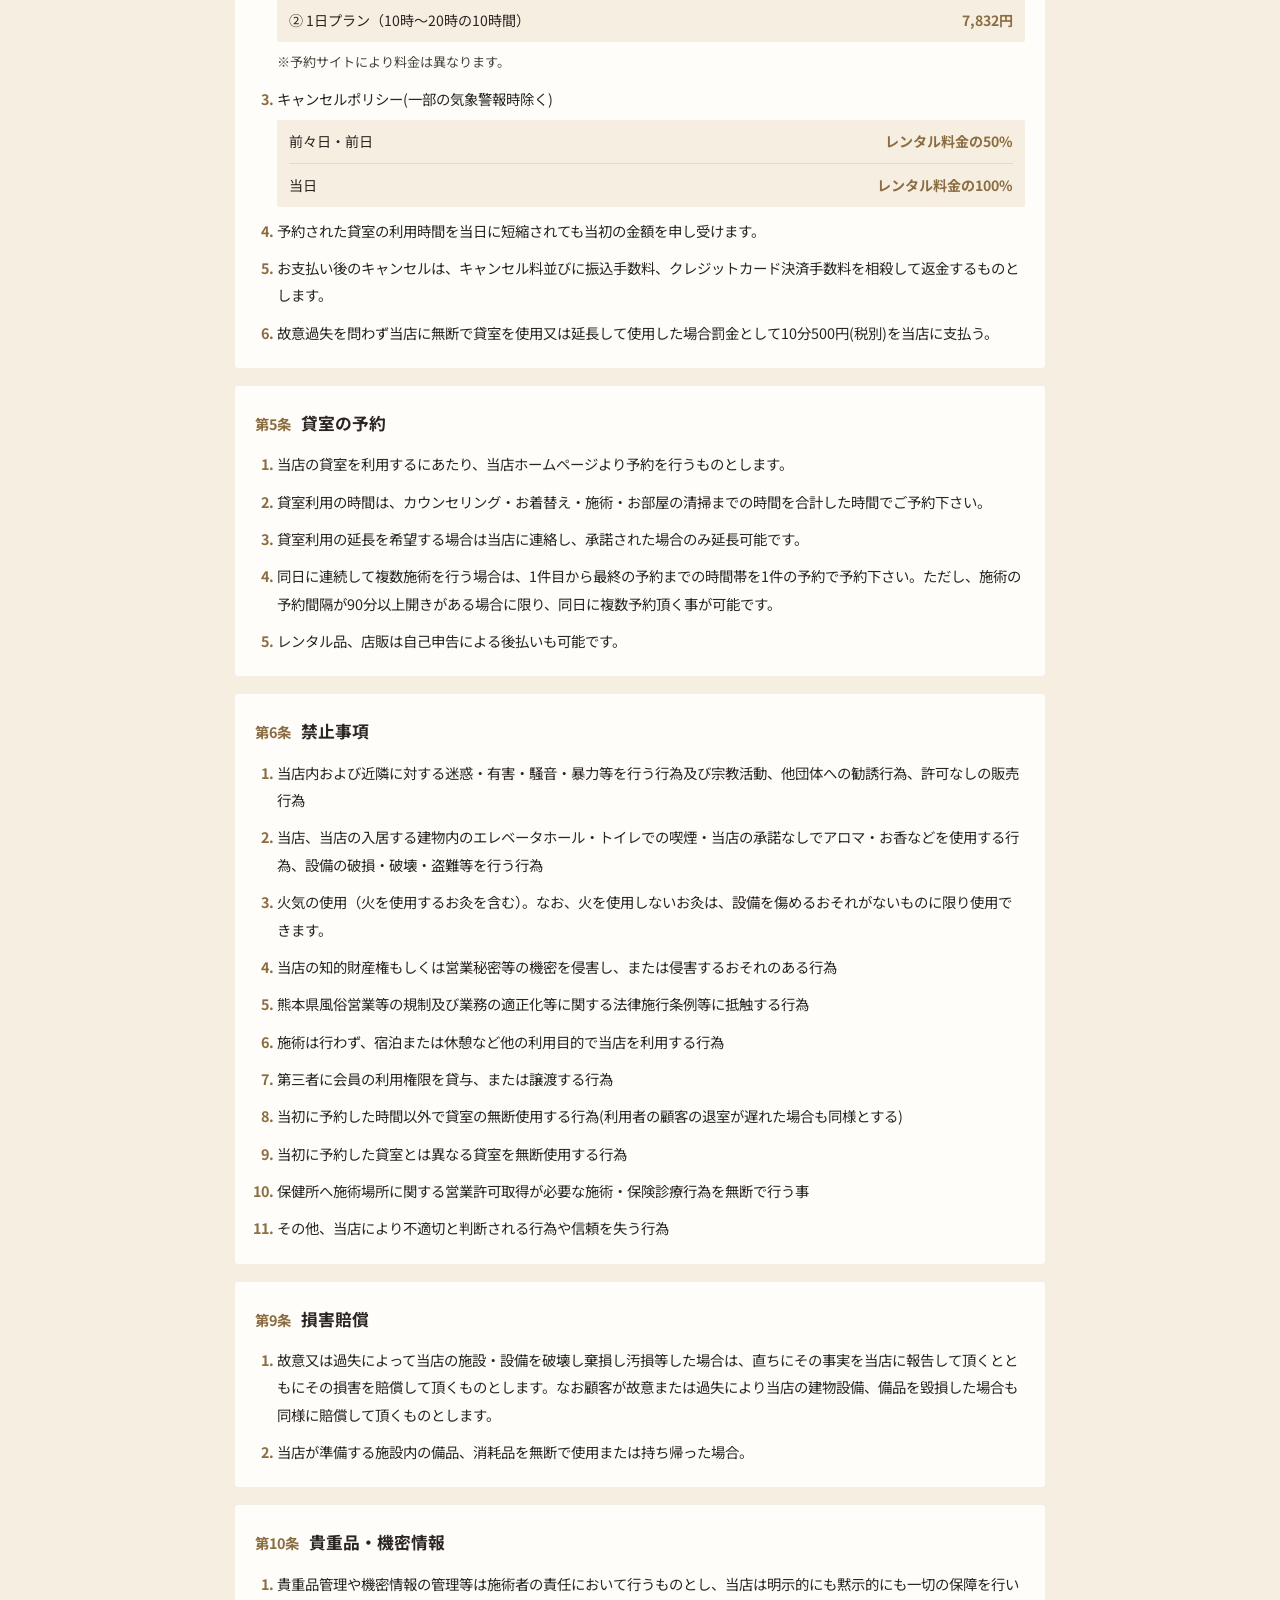
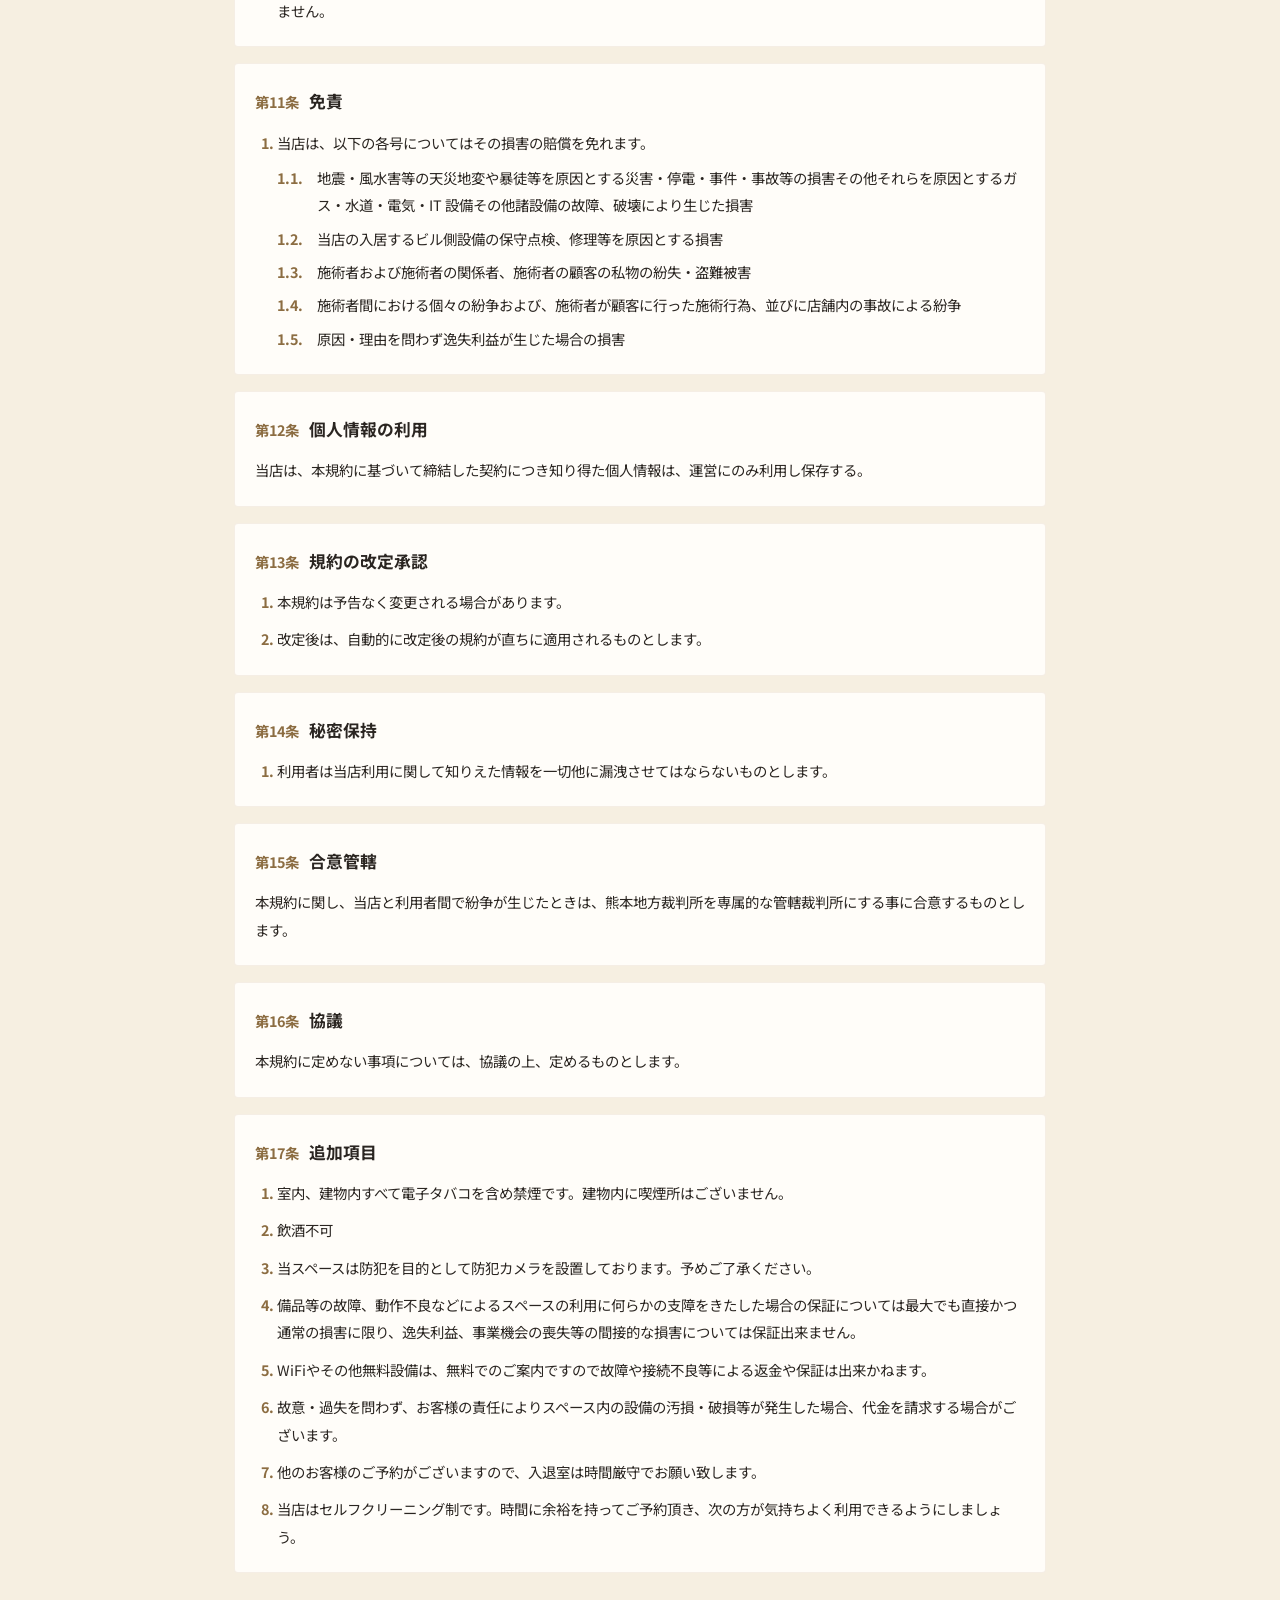
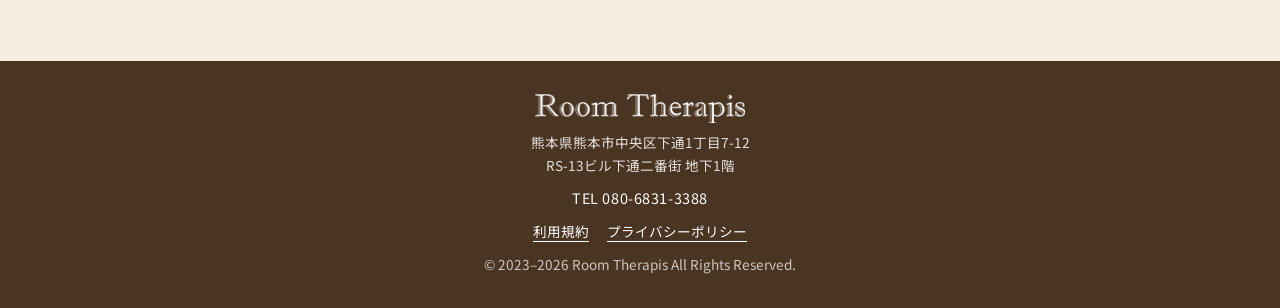
<file: terms.html>
<!DOCTYPE html>
<html lang="ja">
<head>
<!-- Google tag (gtag.js) -->
<script async src="https://www.googletagmanager.com/gtag/js?id=G-HR9JXKGP99"></script>
<script>
  window.dataLayer = window.dataLayer || [];
  function gtag(){dataLayer.push(arguments);}
  gtag('js', new Date());
  gtag('config', 'G-HR9JXKGP99');
</script>
<meta charset="UTF-8">
<meta name="viewport" content="width=device-width, initial-scale=1.0">
<meta name="format-detection" content="telephone=no, address=no, email=no, date=no">
<title>利用規約｜Room Therapis</title>
<meta name="description" content="Room Therapisの利用規約。ご予約前にご確認ください。">
<meta property="og:type" content="article">
<meta property="og:site_name" content="Room Therapis（ルームセラピス）">
<meta property="og:title" content="利用規約｜Room Therapis">
<meta property="og:description" content="Room Therapisの利用規約。ご予約前にご確認ください。">
<meta property="og:url" content="https://room-therapis.github.io/terms.html">
<meta property="og:image" content="https://room-therapis.github.io/images/ogp.jpg">
<meta property="og:image:width" content="1200">
<meta property="og:image:height" content="630">
<meta property="og:locale" content="ja_JP">
<meta name="twitter:card" content="summary_large_image">
<link rel="canonical" href="https://room-therapis.github.io/terms.html">

<link rel="preconnect" href="https://fonts.googleapis.com">
<link rel="preconnect" href="https://fonts.gstatic.com" crossorigin>
<link href="https://fonts.googleapis.com/css2?family=Zen+Old+Mincho:wght@400;500;600;700;900&family=Noto+Serif+JP:wght@500;700&family=Noto+Sans+JP:wght@400;500;700&display=swap" rel="stylesheet">

<link rel="icon" href="favicon.ico" sizes="any">
<link rel="icon" href="images/favicon-32x32.png" sizes="32x32" type="image/png">
<link rel="icon" href="images/favicon-192x192.png" sizes="192x192">
<link rel="apple-touch-icon" href="images/favicon-180x180.png">
<link rel="stylesheet" href="css/style.css?v=291">
</head>
<body class="terms-page has-site-header">
<header class="site-header scrolled" id="siteHeader">
  <div class="header-inner">
    <a href="./" class="brand">
      <img src="images/logo.png" alt="Room Therapis">
    </a>
    <nav class="main-nav" id="mainNav">
      <a class="nav-pc-only" href="./#rooms">５つのルーム</a>
      <a class="nav-pc-only" href="./#reasons">設備・備品</a>
      <a class="nav-sp-only" href="./#facilities">お部屋の設備</a>
      <a class="nav-sp-only" href="./#beauty-equipment">美容機器・備品</a>
      <a class="nav-sp-only" href="./#rooms">５つのルーム</a>
      <a class="nav-sp-only" href="./#house">共用スペース</a>
      <a href="./#plan">ご利用プラン</a>
      <a class="nav-sp-only" href="./#flow">ご利用の流れ</a>
      <a class="nav-sp-only" href="./#rules">ご利用にあたって</a>
      <a href="./#faq">よくあるご質問</a>
      <a href="./#access">アクセス</a>
      <a class="nav-sp-only" href="./#sns">公式SNS</a>
    </nav>
    <button class="nav-toggle" id="navToggle" aria-label="メニューを開く" aria-expanded="false">
      <span></span><span></span><span></span>
    </button>
  </div>
</header>

<main class="terms-main">
  <p class="section-eyebrow">TERMS OF SERVICE</p>
  <h1 class="section-title">利用規約</h1>
  <p class="terms-intro">レンタルサロンはルームセラピスの利用規約に同意する方のみご利用になれます。</p>

  <nav class="terms-toc" aria-label="利用規約の目次">
    <p class="terms-toc-title">目次</p>
    <ol>
      <li><a href="#article-1"><span>第1条</span>目的</a></li>
      <li><a href="#article-2"><span>第2条</span>資格</a></li>
      <li><a href="#article-3"><span>第3条</span>サービス内容</a></li>
      <li><a href="#article-4"><span>第4条</span>利用料金・キャンセル料・違約金</a></li>
      <li><a href="#article-5"><span>第5条</span>貸室の予約</a></li>
      <li><a href="#article-6"><span>第6条</span>禁止事項</a></li>
      <li><a href="#article-9"><span>第9条</span>損害賠償</a></li>
      <li><a href="#article-10"><span>第10条</span>貴重品・機密情報</a></li>
      <li><a href="#article-11"><span>第11条</span>免責</a></li>
      <li><a href="#article-12"><span>第12条</span>個人情報の利用</a></li>
      <li><a href="#article-13"><span>第13条</span>規約の改定承認</a></li>
      <li><a href="#article-14"><span>第14条</span>秘密保持</a></li>
      <li><a href="#article-15"><span>第15条</span>合意管轄</a></li>
      <li><a href="#article-16"><span>第16条</span>協議</a></li>
      <li><a href="#article-17"><span>第17条</span>追加項目</a></li>
    </ol>
  </nav>

  <div class="terms-body">
    <div class="terms-preamble">
      <p>レンタルサロンルームセラピス利用規約(以下、本規約)は、熊本市中央区下通1丁目7-12RS-13ビル下通二番街 地下1階で運営するレンタルサロンルームセラピス(以下、当店)の利用について定めるものです。</p>
      <p>本規約を確認のうえ同意し、ご利用申込をお願い致します。</p>
    </div>

    <section class="terms-article" id="article-1">
      <h2><span>第1条</span>目的</h2>
      <ol>
        <li>当店は、施術ルーム(以下、貸室)を施術者に貸し出す事を目的として、レンタルサロン事業を行うものとします。</li>
      </ol>
    </section>

    <section class="terms-article" id="article-2">
      <h2><span>第2条</span>資格</h2>
      <ol>
        <li>当店の貸室を利用するには本規約を承諾の上、事前予約時氏名等登録及び決済又は当日身分証明書の提出が必須となります。</li>
        <li>当店の利用資格は、セラピスト・エステティシャン・アイリスト・整体師・柔道整復師・理学療法士・トレーナーなどの業務経験者又は現在スクールに通われている方に限る。</li>
      </ol>
    </section>

    <section class="terms-article" id="article-3">
      <h2><span>第3条</span>サービス内容</h2>
      <ol>
        <li>提供されるサービスは、貸室のレンタル(1対1の施術に限定されます)・備品のレンタル、販売等であり当店との雇用関係はありません。</li>
        <li>当店が管理運営上必要と認めた場合は、当店の全部又は一部の利用を制限する事があります。</li>
      </ol>
    </section>

    <section class="terms-article" id="article-4">
      <h2><span>第4条</span>利用料金・キャンセル料・違約金</h2>
      <p class="terms-note">※2・3については予約サイトで異なる場合がございます。ご了承下さい。</p>
      <ol>
        <li>利用者は当店の定める貸室利用料を貸室利用までにクレジットカードもしくは現金での支払いにて行うものとします。</li>
        <li>当店の1部屋あたりの貸室利用料(清掃を含め90分～をおすすめします)
          <dl class="terms-rows">
            <div><dt>① 1時間</dt><dd>1,100円(税込)</dd></div>
            <div><dt>② 1日プラン（10時〜20時の10時間）</dt><dd>7,832円</dd></div>
          </dl>
          <span class="terms-note">※予約サイトにより料金は異なります。</span>
        </li>
        <li>キャンセルポリシー(一部の気象警報時除く)
          <dl class="terms-rows">
            <div><dt>前々日・前日</dt><dd>レンタル料金の50%</dd></div>
            <div><dt>当日</dt><dd>レンタル料金の100%</dd></div>
          </dl>
        </li>
        <li>予約された貸室の利用時間を当日に短縮されても当初の金額を申し受けます。</li>
        <li>お支払い後のキャンセルは、キャンセル料並びに振込手数料、クレジットカード決済手数料を相殺して返金するものとします。</li>
        <li>故意過失を問わず当店に無断で貸室を使用又は延長して使用した場合罰金として10分500円(税別)を当店に支払う。</li>
      </ol>
    </section>

    <section class="terms-article" id="article-5">
      <h2><span>第5条</span>貸室の予約</h2>
      <ol>
        <li>当店の貸室を利用するにあたり、当店ホームページより予約を行うものとします。</li>
        <li>貸室利用の時間は、カウンセリング・お着替え・施術・お部屋の清掃までの時間を合計した時間でご予約下さい。</li>
        <li>貸室利用の延長を希望する場合は当店に連絡し、承諾された場合のみ延長可能です。</li>
        <li>同日に連続して複数施術を行う場合は、1件目から最終の予約までの時間帯を1件の予約で予約下さい。ただし、施術の予約間隔が90分以上開きがある場合に限り、同日に複数予約頂く事が可能です。</li>
        <li>レンタル品、店販は自己申告による後払いも可能です。</li>
      </ol>
    </section>

    <section class="terms-article" id="article-6">
      <h2><span>第6条</span>禁止事項</h2>
      <ol>
        <li>当店内および近隣に対する迷惑・有害・騒音・暴力等を行う行為及び宗教活動、他団体への勧誘行為、許可なしの販売行為</li>
        <li>当店、当店の入居する建物内のエレベータホール・トイレでの喫煙・当店の承諾なしでアロマ・お香などを使用する行為、設備の破損・破壊・盗難等を行う行為</li>
        <li>火気の使用（火を使用するお灸を含む）。なお、火を使用しないお灸は、設備を傷めるおそれがないものに限り使用できます。</li>
        <li>当店の知的財産権もしくは営業秘密等の機密を侵害し、または侵害するおそれのある行為</li>
        <li>熊本県風俗営業等の規制及び業務の適正化等に関する法律施行条例等に抵触する行為</li>
        <li>施術は行わず、宿泊または休憩など他の利用目的で当店を利用する行為</li>
        <li>第三者に会員の利用権限を貸与、または譲渡する行為</li>
        <li>当初に予約した時間以外で貸室の無断使用する行為(利用者の顧客の退室が遅れた場合も同様とする)</li>
        <li>当初に予約した貸室とは異なる貸室を無断使用する行為</li>
        <li>保健所へ施術場所に関する営業許可取得が必要な施術・保険診療行為を無断で行う事</li>
        <li>その他、当店により不適切と判断される行為や信頼を失う行為</li>
      </ol>
    </section>

    <section class="terms-article" id="article-9">
      <h2><span>第9条</span>損害賠償</h2>
      <ol>
        <li>故意又は過失によって当店の施設・設備を破壊し棄損し汚損等した場合は、直ちにその事実を当店に報告して頂くとともにその損害を賠償して頂くものとします。なお顧客が故意または過失により当店の建物設備、備品を毀損した場合も同様に賠償して頂くものとします。</li>
        <li>当店が準備する施設内の備品、消耗品を無断で使用または持ち帰った場合。</li>
      </ol>
    </section>

    <section class="terms-article" id="article-10">
      <h2><span>第10条</span>貴重品・機密情報</h2>
      <ol>
        <li>貴重品管理や機密情報の管理等は施術者の責任において行うものとし、当店は明示的にも黙示的にも一切の保障を行いません。</li>
      </ol>
    </section>

    <section class="terms-article" id="article-11">
      <h2><span>第11条</span>免責</h2>
      <ol>
        <li>当店は、以下の各号についてはその損害の賠償を免れます。
          <ul class="terms-sublist">
            <li><span>1.1.</span>地震・風水害等の天災地変や暴徒等を原因とする災害・停電・事件・事故等の損害その他それらを原因とするガス・水道・電気・IT 設備その他諸設備の故障、破壊により生じた損害</li>
            <li><span>1.2.</span>当店の入居するビル側設備の保守点検、修理等を原因とする損害</li>
            <li><span>1.3.</span>施術者および施術者の関係者、施術者の顧客の私物の紛失・盗難被害</li>
            <li><span>1.4.</span>施術者間における個々の紛争および、施術者が顧客に行った施術行為、並びに店舗内の事故による紛争</li>
            <li><span>1.5.</span>原因・理由を問わず逸失利益が生じた場合の損害</li>
          </ul>
        </li>
      </ol>
    </section>

    <section class="terms-article" id="article-12">
      <h2><span>第12条</span>個人情報の利用</h2>
      <p>当店は、本規約に基づいて締結した契約につき知り得た個人情報は、運営にのみ利用し保存する。</p>
    </section>

    <section class="terms-article" id="article-13">
      <h2><span>第13条</span>規約の改定承認</h2>
      <ol>
        <li>本規約は予告なく変更される場合があります。</li>
        <li>改定後は、自動的に改定後の規約が直ちに適用されるものとします。</li>
      </ol>
    </section>

    <section class="terms-article" id="article-14">
      <h2><span>第14条</span>秘密保持</h2>
      <ol>
        <li>利用者は当店利用に関して知りえた情報を一切他に漏洩させてはならないものとします。</li>
      </ol>
    </section>

    <section class="terms-article" id="article-15">
      <h2><span>第15条</span>合意管轄</h2>
      <p>本規約に関し、当店と利用者間で紛争が生じたときは、熊本地方裁判所を専属的な管轄裁判所にする事に合意するものとします。</p>
    </section>

    <section class="terms-article" id="article-16">
      <h2><span>第16条</span>協議</h2>
      <p>本規約に定めない事項については、協議の上、定めるものとします。</p>
    </section>

    <section class="terms-article" id="article-17">
      <h2><span>第17条</span>追加項目</h2>
      <ol>
        <li>室内、建物内すべて電子タバコを含め禁煙です。建物内に喫煙所はございません。</li>
        <li>飲酒不可</li>
        <li>当スペースは防犯を目的として防犯カメラを設置しております。予めご了承ください。</li>
        <li>備品等の故障、動作不良などによるスペースの利用に何らかの支障をきたした場合の保証については最大でも直接かつ通常の損害に限り、逸失利益、事業機会の喪失等の間接的な損害については保証出来ません。</li>
        <li>WiFiやその他無料設備は、無料でのご案内ですので故障や接続不良等による返金や保証は出来かねます。</li>
        <li>故意・過失を問わず、お客様の責任によりスペース内の設備の汚損・破損等が発生した場合、代金を請求する場合がございます。</li>
        <li>他のお客様のご予約がございますので、入退室は時間厳守でお願い致します。</li>
        <li>当店はセルフクリーニング制です。時間に余裕を持ってご予約頂き、次の方が気持ちよく利用できるようにしましょう。</li>
      </ol>
    </section>
  </div>

</main>

<!-- ============ フッター ============ -->
<footer class="site-footer">
  <div class="section-inner footer-inner">
    <a class="footer-brand" href="./"><img src="images/logo.png" alt="Room Therapis" loading="lazy"></a>
    <p class="footer-address">熊本県熊本市中央区下通1丁目7-12<br>RS-13ビル下通二番街 地下1階</p>
    <a class="footer-tel" href="tel:08068313388">TEL 080-6831-3388</a>
    <p class="footer-legal"><a class="footer-terms" href="terms.html">利用規約</a><a class="footer-terms" href="privacy.html">プライバシーポリシー</a></p>
    <p class="footer-copy">&copy; 2023–<span id="year"></span> Room Therapis All Rights Reserved.</p>
  </div>
</footer>
<div class="sticky-cta sticky-cta--pc-only">
  <a href="contact.html" class="btn btn-outline btn-block" data-contact-link>
    お問い合わせ
  </a>
  <a href="#" class="btn btn-primary btn-block" data-booking-link target="_blank" rel="noopener">
    ご予約
  </a>
</div>

<script src="js/main.js?v=18"></script>
</body>
</html>
</file>
<file: css/style.css>
/* ==========================================================================
   Room Therapis — base styles
   ラグジュアリーだが気負わせない、ミニマルな1ページ構成
   ========================================================================== */

:root {
  --color-bg: #f6efe1;
  --color-bg-alt: #ede0c8;
  --color-ink: #2a2521;
  --color-ink-soft: #4a453d;
  --color-dark: #1c1815;
  --color-accent: #ab8654;
  --color-accent-dark: #8c6d42;
  --color-line: #e1d9cc;

  --font-serif: "Zen Old Mincho", "Noto Serif JP", serif;
  --font-sans: "Noto Sans JP", sans-serif;

  --max-width: 1080px;
  --header-height: 72px;
}

* { box-sizing: border-box; }

html { scroll-behavior: smooth; }

body {
  margin: 0;
  font-family: var(--font-sans);
  color: var(--color-ink);
  background: var(--color-bg);
  line-height: 1.8;
  -webkit-font-smoothing: antialiased;
}

img { max-width: 100%; display: block; }

a { color: inherit; text-decoration: none; }

.section-inner {
  max-width: var(--max-width);
  margin: 0 auto;
  padding: 0 24px;
}

.pc-only { display: none; }
@media (min-width: 769px) {
  .pc-only { display: inline; }
}
.sp-only { display: inline; }
@media (min-width: 769px) {
  .sp-only { display: none; }
}

/* ---- placeholder media (写真差し替え待ちのブロック) ---- */
.placeholder-media {
  position: relative;
  background: repeating-linear-gradient(
    135deg,
    #ddd3c2,
    #ddd3c2 12px,
    #e8e0d3 12px,
    #e8e0d3 24px
  );
  display: flex;
  align-items: center;
  justify-content: center;
  overflow: hidden;
}
.placeholder-label {
  font-size: 0.8rem;
  letter-spacing: 0.05em;
  color: #6f665c;
  background: rgba(255, 255, 255, 0.75);
  padding: 6px 14px;
  border-radius: 999px;
}

/* ---- buttons ---- */
.btn {
  display: inline-flex;
  align-items: center;
  justify-content: center;
  gap: 8px;
  padding: 14px 28px;
  border-radius: 999px;
  font-size: 0.95rem;
  font-weight: 500;
  letter-spacing: 0.03em;
  transition: transform 0.2s ease, box-shadow 0.2s ease, background 0.2s ease;
  white-space: nowrap;
}
.btn-primary {
  background: var(--color-accent);
  color: #fff;
  box-shadow: 0 8px 20px rgba(171, 134, 84, 0.35);
}
.btn-primary:hover { background: var(--color-accent-dark); transform: translateY(-1px); }
.btn-outline {
  background: #fff;
  border: 2px solid var(--color-accent);
  color: var(--color-accent-dark);
}
.btn-outline:hover { background: var(--color-accent); color: #fff; }
.btn-large { padding: 18px 40px; font-size: 1.05rem; }
.btn-block { width: 100%; }

/* ==========================================================================
   Header
   ========================================================================== */
.site-header {
  position: fixed;
  top: 0; left: 0; right: 0;
  height: var(--header-height);
  background: rgba(74, 52, 34, 0.94);
  backdrop-filter: blur(8px);
  z-index: 100;
  border-bottom: 1px solid transparent;
  transition: border-color 0.3s ease, background 0.3s ease, transform 0.3s ease;
}
@media (max-width: 768px) {
  .site-header {
    background: transparent;
    backdrop-filter: none;
  }
  .site-header.scrolled {
    background: rgba(74, 52, 34, 0.94);
    backdrop-filter: blur(8px);
  }
}
.site-header.header-hidden {
  transform: translateY(-100%);
}
.site-header.scrolled {
  border-bottom-color: rgba(255, 255, 255, 0.12);
}
.header-inner {
  max-width: var(--max-width);
  margin: 0 auto;
  height: 100%;
  padding: 0 24px;
  display: flex;
  align-items: center;
  justify-content: space-between;
  gap: 16px;
}
.brand {
  font-family: var(--font-serif);
  font-size: 1.25rem;
  font-weight: 700;
  letter-spacing: 0.04em;
  color: #fff;
  display: flex;
  align-items: center;
}
.brand img {
  height: 24px;
  width: auto;
}
.main-nav {
  display: none;
  gap: 32px;
  font-size: 0.9rem;
}
.main-nav a { color: rgba(255, 255, 255, 0.75); }
.main-nav a:hover { color: #fff; }
.header-ctas { display: none; align-items: center; gap: 12px; }
.header-cta { padding: 10px 22px; font-size: 0.85rem; }

.nav-toggle {
  display: flex;
  flex-direction: column;
  justify-content: center;
  gap: 5px;
  width: 40px;
  height: 40px;
  background: none;
  border: none;
  cursor: pointer;
}
.nav-toggle span {
  width: 22px;
  height: 2px;
  background: #fff;
  transition: transform 0.25s ease, opacity 0.25s ease;
}
.nav-toggle[aria-expanded="true"] span:nth-child(1) { transform: translateY(7px) rotate(45deg); }
.nav-toggle[aria-expanded="true"] span:nth-child(2) { opacity: 0; }
.nav-toggle[aria-expanded="true"] span:nth-child(3) { transform: translateY(-7px) rotate(-45deg); }

@media (min-width: 769px) {
  .main-nav { display: flex; }
  .header-ctas { display: flex; }
  .nav-toggle { display: none; }
}

/* mobile dropdown nav */
@media (max-width: 768px) {
  .main-nav {
    position: absolute;
    top: var(--header-height);
    left: 0; right: 0;
    background: var(--color-bg);
    border-bottom: 1px solid var(--color-line);
    flex-direction: column;
    padding: 8px 24px 20px;
    display: none;
  }
  .main-nav.open { display: flex; }
  .main-nav a {
    padding: 10px 0;
    border-bottom: 1px solid var(--color-line);
    color: var(--color-ink-soft);
  }
  .main-nav a:hover { color: var(--color-ink); }
  .main-nav a:last-child { border-bottom: none; }
}

/* ==========================================================================
   Hero
   ========================================================================== */
.hero {
  position: relative;
  width: 100%;
  max-width: var(--max-width);
  margin: 0 auto;
  padding-top: var(--header-height);
}
@media (max-width: 768px) {
  .hero { padding-top: 0; }
}
.hero-media {
  position: relative;
  width: 100%;
  aspect-ratio: 3 / 2;
  overflow: hidden;
}
.hero-media img {
  width: 100%;
  height: 100%;
  object-fit: cover;
  transform: scale(1.15);
  filter: contrast(1.05) saturate(1.35) brightness(1.05) sepia(0.12);
}
.hero-top-overlay {
  position: absolute;
  top: 0; left: 0; right: 0;
  height: 160px;
  background: linear-gradient(180deg, rgba(120, 88, 46, 0.96) 0%, rgba(120, 88, 46, 0) 100%);
  pointer-events: none;
}
@media (min-width: 1081px) {
  .hero-media { border-radius: 24px; }
}
.hero-content {
  position: absolute;
  z-index: 1;
  top: 50%;
  left: 24px;
  transform: translateY(-50%);
  width: min(560px, calc(50% - 24px));
  text-align: center;
}
.hero-title {
  font-family: var(--font-serif);
  font-size: clamp(1.5rem, 6vw, 2.6rem);
  font-weight: 500;
  white-space: normal;
  margin: 0;
  letter-spacing: 0.03em;
  color: #fff;
  text-shadow: 0 2px 10px rgba(0, 0, 0, 0.6);
}
.hero-title-particle {
  font-size: 0.85em;
}
.hero-subtitle {
  font-size: 0.7rem;
  letter-spacing: 0.12em;
  color: rgba(255, 255, 255, 0.85);
  margin: 8px 0 14px;
  text-shadow: 0 1px 6px rgba(0, 0, 0, 0.5);
}
.hero-brand-plate {
  display: block;
  width: 100%;
  background: rgba(28, 20, 10, 0.5);
  color: #fff;
  font-family: var(--font-serif);
  font-size: clamp(0.95rem, 2.5vw, 1.5rem);
  letter-spacing: 0.06em;
  padding: 12px 24px;
  border-radius: 4px;
}
@media (max-width: 768px) {
  .hero-content {
    left: 0;
    right: 0;
    top: 42%;
    transform: none;
    width: 100%;
    text-align: center;
    padding: 0 28px;
  }
  .hero-title {
    font-size: 1.05rem;
  }
  .hero-brand-plate {
    display: none;
  }
}

/* ==========================================================================
   Generic section heading
   ========================================================================== */
section { padding: 96px 0; }
.section-eyebrow {
  font-size: 0.8rem;
  letter-spacing: 0.15em;
  color: var(--color-accent-dark);
  margin: 0 0 12px;
  text-align: center;
}
.section-title {
  font-family: var(--font-serif);
  font-size: clamp(1.6rem, 4vw, 2.2rem);
  text-align: center;
  margin: 0 0 20px;
}
.section-lead {
  text-align: center;
  color: var(--color-ink-soft);
  max-width: 40em;
  margin: 0 auto 48px;
}

/* ==========================================================================
   Concept / features
   ========================================================================== */
.concept { background: var(--color-bg); padding-top: 0; margin-top: -60px; position: relative; z-index: 1; }
.core-points-wrap {
  max-width: 900px;
  margin: 0 auto 64px;
}
.core-points-title {
  font-family: var(--font-serif);
  font-size: clamp(1.4rem, 3.5vw, 1.9rem);
  text-align: center;
  margin: 0 0 32px;
  color: var(--color-ink);
}
.core-points {
  display: grid;
  gap: 32px;
  grid-template-columns: 1fr;
}
@media (min-width: 769px) {
  .core-points { grid-template-columns: repeat(2, 1fr); gap: 48px; }
}
.core-point {
  text-align: center;
  padding-top: 24px;
  border-top: 2px solid var(--color-accent);
}
.core-point > h4 {
  font-family: var(--font-serif);
  font-size: 1.4rem;
  margin: 0 0 14px;
  color: var(--color-ink);
}
.core-point > p {
  color: var(--color-ink-soft);
  font-size: 1rem;
  margin: 0 0 24px;
}
.core-point-img {
  width: 100%;
  max-width: 320px;
  margin: 0 auto;
  aspect-ratio: 576 / 356;
  object-fit: cover;
  border-radius: 16px;
  box-shadow: 0 10px 24px rgba(42, 37, 33, 0.12);
}
.feature-grid {
  display: grid;
  gap: 20px;
  grid-template-columns: repeat(2, 1fr);
}
@media (min-width: 769px) {
  .feature-grid { gap: 32px; grid-template-columns: repeat(4, 1fr); }
}
.feature-card {
  text-align: center;
  padding: 24px 16px;
  background: #fff;
  border-radius: 16px;
  box-shadow: 0 10px 30px rgba(42, 37, 33, 0.05);
}
@media (min-width: 769px) {
  .feature-card { padding: 40px 24px; }
}
.feature-icon {
  width: 100%;
  max-width: 220px;
  margin: 0 auto 24px;
  color: var(--color-accent);
}
.feature-icon img {
  width: 100%;
  height: auto;
  display: block;
  border-radius: 16px;
}
.feature-card h3 {
  font-family: var(--font-serif);
  font-size: 1.15rem;
  margin: 0 0 12px;
}
.feature-card p {
  color: var(--color-ink-soft);
  font-size: 0.92rem;
  margin: 0;
}

/* ==========================================================================
   Flow (ご利用の流れ)
   ========================================================================== */
.flow { background: var(--color-bg); padding-top: 0; }
.flow-grid {
  display: grid;
  gap: 16px;
  grid-template-columns: 1fr;
  max-width: 700px;
  margin: 0 auto;
}
@media (min-width: 600px) {
  .flow-grid { gap: 20px; }
}
.flow-step {
  display: flex;
  align-items: center;
  gap: 16px;
  padding: 18px 22px;
}
@media (min-width: 600px) {
  .flow-step { padding: 20px 28px; gap: 20px; }
}
.flow-num {
  display: inline-flex;
  align-items: center;
  justify-content: center;
  width: 40px;
  height: 40px;
  flex-shrink: 0;
  border-radius: 50%;
  background: var(--color-accent);
  color: #fff;
  font-family: var(--font-serif);
  font-weight: 700;
  font-size: 1.05rem;
}
.flow-step-text { min-width: 0; }
.flow-step h3 {
  font-family: var(--font-sans);
  font-size: 1rem;
  font-weight: 500;
  letter-spacing: 0.04em;
  color: var(--color-ink);
  margin: 0;
}
.flow-step p { margin: 2px 0 0; font-size: .85rem; line-height: 1.7; color: var(--color-ink-soft); }
.flow-guide-link { margin: 28px 0 0; text-align: center; }
@media (min-width: 600px) {
  .flow-num { width: 48px; height: 48px; font-size: 1.1rem; }
  .flow-step h3 { font-size: 1.15rem; }
}

/* ==========================================================================
   Plan（ご利用プラン／時間貸し料金）
   ========================================================================== */
.plan { background: var(--color-bg-alt); }
.plan-grid {
  display: grid;
  gap: 28px;
  grid-template-columns: 1fr;
}
@media (min-width: 769px) {
  .plan-grid { grid-template-columns: repeat(3, 1fr); }
}
.plan-card {
  display: flex;
  flex-direction: column;
  background: #fff;
  border-radius: 16px;
  overflow: hidden;
  box-shadow: 0 10px 30px rgba(42, 37, 33, 0.06);
}
.plan-card-body {
  display: flex;
  flex-direction: column;
  flex: 1;
  padding: 32px 28px;
  text-align: center;
}
.plan-card-body h3 {
  font-family: var(--font-serif);
  font-size: 1.15rem;
  margin: 0 0 12px;
}
.plan-card-desc {
  color: var(--color-ink-soft);
  font-size: 0.9rem;
  margin: 0 0 20px;
}
.plan-card-time {
  font-family: var(--font-serif);
  font-size: 1.15rem;
  font-weight: 700;
  color: var(--color-ink);
  margin: 0 0 20px;
}
.plan-card-price-row {
  margin-top: auto;
  padding-top: 20px;
  border-top: 1px solid var(--color-line);
}
.plan-card-price-row--no-rule {
  border-top: none;
  padding-top: 0;
}
.plan-card-price {
  font-weight: 700;
  font-size: 1.6rem;
  color: var(--color-accent-dark);
  margin: 0;
}
.plan-card-unit {
  font-size: 0.75rem;
  font-weight: 400;
  color: var(--color-ink-soft);
}
.plan-card-note {
  font-size: 0.8rem;
  color: var(--color-ink-soft);
  margin: 8px 0 0;
}
.plan-cta { text-align: center; margin-top: 48px; }

.plan-notes {
  list-style: none;
  padding: 0;
  margin: 40px auto 0;
  max-width: 640px;
  font-size: 0.85rem;
  color: var(--color-ink-soft);
}
.plan-notes li {
  position: relative;
  padding-left: 1.3em;
  margin-bottom: 8px;
}
.plan-notes li::before {
  content: "※";
  position: absolute;
  left: 0;
}

.cancel-policy { max-width: 640px; margin: 32px auto 0; padding: 20px 20px 18px; }
.cancel-policy-title { margin: 0; font-family: var(--font-sans); font-size: 1rem; font-weight: 700; color: var(--color-ink); text-align: center; }
.cancel-policy-list { margin: 0; }
.cancel-policy-row { display: flex; align-items: baseline; gap: 10px; padding: 12px 0; border-bottom: 1px solid var(--color-line); }
.cancel-policy-row dt { flex: 1; display: flex; align-items: baseline; gap: 8px; margin: 0; font-size: .95rem; font-weight: 700; color: var(--color-ink); }
.cancel-policy-row dt span { font-size: .78rem; font-weight: 400; color: var(--color-ink-soft); white-space: nowrap; }
.cancel-policy-row dt::after { content: ""; flex: 1; min-width: 12px; border-bottom: 1px dotted rgba(171,134,84,.5); transform: translateY(-4px); }
.cancel-policy-row dd { margin: 0; font-size: .9rem; font-weight: 700; color: var(--color-accent-dark); white-space: nowrap; }
.cancel-policy-row dd strong { font-size: 1.4rem; }
.cancel-policy-notes { list-style: none; margin: 12px 0 0; padding: 0; font-size: .78rem; line-height: 1.7; color: var(--color-ink-soft); }
.cancel-policy-notes li::before { content: "※"; }

/* ==========================================================================
   Gallery
   ========================================================================== */
.gallery { background: var(--color-bg); }
.room-list {
  display: flex;
  gap: 24px;
  overflow-x: auto;
  scroll-snap-type: x mandatory;
  -webkit-overflow-scrolling: touch;
  scrollbar-width: none;
  margin: 0 -24px;
  padding: 12px 24px 24px;
  scroll-padding-inline: 24px;
}
.room-list::-webkit-scrollbar { display: none; }
.room-card {
  flex: 0 0 100%;
  width: 100%;
  scroll-snap-align: center;
  padding: 0;
  background: var(--color-bg);
  border: none;
  border-radius: 0;
  box-shadow: none;
}
.room-dots {
  display: flex;
  justify-content: center;
  gap: 10px;
  margin-top: 24px;
}
.room-dot {
  width: 8px;
  height: 8px;
  border-radius: 50%;
  border: none;
  padding: 0;
  background: var(--color-line);
  cursor: pointer;
  transition: background 0.2s ease, transform 0.2s ease;
}
.room-dot.is-active {
  background: var(--color-accent);
  transform: scale(1.3);
}
.room-header {
  display: flex;
  align-items: baseline;
  flex-wrap: nowrap;
  column-gap: 16px;
  margin: 0 0 8px;
}
.room-name {
  flex-shrink: 0;
  display: flex;
  align-items: baseline;
  gap: 12px;
}
.room-desc {
  position: relative;
  top: -1lh;
  min-width: 0;
  flex: 1;
  color: var(--color-ink-soft);
  font-size: 0.92rem;
  margin: 0 0 -1lh;
}
.room-name-label {
  font-family: var(--font-sans);
  font-size: 0.8rem;
  font-weight: 700;
  letter-spacing: 0.25em;
  color: var(--color-ink-soft);
}
.room-name-letter {
  font-family: var(--font-serif);
  font-size: 2.4rem;
  font-weight: 700;
  line-height: 1;
  color: var(--color-accent-dark);
}
.room-name-rule {
  width: 48px;
  height: 2px;
  background: var(--color-accent);
  margin: 0 0 20px;
}
.room-photos {
  display: grid;
  grid-template-columns: 1fr;
  gap: 12px;
}
@media (min-width: 560px) {
  .room-photos { grid-template-columns: repeat(2, 1fr); }
}
.room-photo {
  width: 100%;
  aspect-ratio: 144 / 89;
  border-radius: 2px;
  object-fit: cover;
  box-shadow: none;
}

/* ==========================================================================
   Access
   ========================================================================== */
.access { background: var(--color-bg-alt); }
.access-grid {
  display: grid;
  gap: 32px;
  grid-template-columns: 1fr;
}
@media (min-width: 769px) {
  .access-grid { grid-template-columns: 1.2fr 1fr; align-items: center; }
}
.access-map {
  aspect-ratio: 4 / 3;
  border-radius: 16px;
  overflow: hidden;
}
.access-map iframe {
  width: 100%;
  height: 100%;
  border: 0;
  display: block;
}
.access-info { margin: 0; }
.access-row {
  display: flex;
  gap: 20px;
  padding: 16px 0;
  border-bottom: 1px solid var(--color-line);
}
.access-row:first-child { padding-top: 0; }
.access-row dt {
  flex: 0 0 84px;
  font-weight: 700;
  color: var(--color-accent-dark);
}
.access-row dd { margin: 0; color: var(--color-ink-soft); }

/* ==========================================================================
   Final CTA
   ========================================================================== */
.final-cta {
  background: var(--color-dark);
  color: #fff;
  text-align: center;
}
.final-cta h2 {
  font-family: var(--font-serif);
  font-size: clamp(1.6rem, 4vw, 2.2rem);
  margin: 0 0 16px;
}
.final-cta p {
  color: #d9cfc0;
  max-width: 32em;
  margin: 0 auto 32px;
}

/* ==========================================================================
   Footer
   ========================================================================== */
.site-footer { background: #4a3422; color: #b9ad9a; padding: 32px 0 calc(32px + 72px); }
@media (min-width: 769px) {
  .site-footer { padding: 32px 0; }
}
.footer-inner {
  display: flex;
  flex-direction: column;
  gap: 8px;
  align-items: center;
  text-align: center;
  font-size: 0.85rem;
}
.footer-brand { font-family: var(--font-serif); color: #fff; margin: 0; }
.footer-copy { margin: 0; }

/* ==========================================================================
   Sticky mobile CTA
   ========================================================================== */
.sticky-cta {
  position: fixed;
  left: 16px; right: 16px; bottom: 16px;
  z-index: 90;
  display: flex;
  gap: 10px;
}
.sticky-cta .btn {
  flex: 1 1 50%;
}
.sticky-cta .btn-primary {
  font-weight: 700;
}
.sticky-cta .btn {
  padding: 12px 20px;
  font-size: 0.9rem;
}
@media (min-width: 769px) {
  .sticky-cta { display: none; }
}

/* ==========================================================================
   ご利用ガイド（guide.html）
   ========================================================================== */
.guide-intro { text-align: center; color: var(--color-ink-soft); margin: 0 0 32px; }
.guide-step { margin: 0 0 20px; padding: 24px 22px; background: #fffdf9; border: 1px solid rgba(171,134,84,.12); border-radius: 4px; }
.guide-step h2 { display: flex; align-items: center; gap: 12px; margin: 0 0 12px; font-family: var(--font-sans); font-size: 1.15rem; font-weight: 700; }
.guide-num { display: inline-flex; align-items: center; justify-content: center; width: 32px; height: 32px; flex-shrink: 0; border-radius: 50%; background: var(--color-accent); color: #fff; font-family: var(--font-serif); font-size: .95rem; }
.guide-step p { margin: 0 0 12px; font-size: .92rem; line-height: 1.8; color: var(--color-ink); }
.guide-block { padding: 14px 0 0; margin-top: 14px; border-top: 1px solid var(--color-line); }
.guide-block h3 { margin: 0 0 8px; font-size: .92rem; font-weight: 700; color: var(--color-accent-dark); }
.guide-list { margin: 0; padding-left: 1.4em; font-size: .9rem; line-height: 1.75; color: var(--color-ink-soft); }
.guide-list li { margin-bottom: 8px; padding-left: 2px; }
.guide-list li:last-child { margin-bottom: 0; }
.guide-list li::marker { color: var(--color-accent-dark); font-weight: 700; }
.guide-list strong { display: block; color: var(--color-ink); }
.guide-list--plain { list-style: disc; }
.guide-tip { margin: 14px 0 0; padding: 10px 12px; background: var(--color-bg); border-radius: 2px; font-size: .85rem; color: var(--color-ink); }

/* 写真と案内カードの装飾を統一 */
.feature-card,
.flow-step,
.plan-card,
.cancel-policy {
  background: #fffdf9;
  border: 1px solid rgba(171, 134, 84, 0.12);
  border-radius: 4px;
  box-shadow: 0 3px 10px rgba(42, 37, 33, 0.025);
}
.core-point-img,
.feature-icon img {
  border-radius: 2px;
  box-shadow: none;
}
.access-map { border-radius: 4px; }

/* 固定予約バーも案内カードと調和させる */
.sticky-cta {
  padding: 0;
  background: transparent;
  border: none;
  border-radius: 0;
  box-shadow: none;
}
.sticky-cta .btn {
  min-height: 48px;
  border-radius: 4px;
  box-shadow: none;
}
.sticky-cta .btn-outline {
  background: #fffdf9;
  border: 1px solid var(--color-accent);
}
.sticky-cta .btn-outline:hover {
  background: var(--color-accent);
}

/* 美容機器・備品 */
.equipment { background: var(--color-bg); padding: 80px 0; }
.equipment-intro { max-width: 760px; margin: 0 auto 36px; color: var(--color-ink-soft); font-size: .92rem; text-align: center; }
.equipment-intro p { margin: 0 0 12px; }
.equipment-grid { display: grid; grid-template-columns: repeat(2, minmax(0, 1fr)); gap: 20px; }
.equipment-card { background: #fffdf9; border: 1px solid rgba(171,134,84,.12); border-radius: 4px; padding: 12px; box-shadow: 0 3px 10px rgba(42,37,33,.025); }
.equipment-card img { width: 100%; height: auto; aspect-ratio: 4 / 3; object-fit: contain; border-radius: 2px; background: #fff; }
.equipment-card-body { padding: 16px 4px 4px; }
.equipment-card h3 { font-family: var(--font-serif); font-size: 1rem; line-height: 1.7; margin: 0 0 12px; }
.equipment-note { font-size: .82rem; color: var(--color-ink-soft); margin: 0 0 12px; }
.equipment-price { font-weight: 700; color: var(--color-accent-dark); margin: 0; font-size: .95rem; }
.equipment-more { text-align: center; margin: 32px 0 0; font-size: .9rem; }
.equipment-more a { text-decoration: underline; text-underline-offset: 5px; }
@media (min-width: 769px) { .equipment-grid { grid-template-columns: repeat(4, minmax(0, 1fr)); gap: 24px; } }
@media (max-width: 380px) { .equipment-grid { gap: 12px; } .equipment-card { padding: 8px; } }

.equipment-supplies, .equipment-attention { margin-top: 64px; }
.equipment-subtitle { font-family: var(--font-serif); font-size: 1.5rem; margin: 0 0 24px; text-align: center; }
.equipment-group-title { font-family: var(--font-serif); font-size: 1.15rem; margin: 36px 0 20px; border-bottom: 1px solid var(--color-line); padding-bottom: 12px; }
.equipment-card h5 { font-family: var(--font-serif); font-size: 1rem; line-height: 1.7; margin: 0 0 12px; }
.equipment-care-card { display: grid; grid-template-columns: 1fr; gap: 24px; padding: 20px; margin-top: 20px; background: #fffdf9; border: 1px solid rgba(171,134,84,.12); border-radius: 4px; font-size: .92rem; }
.equipment-care-card img { width: 100%; max-width: 320px; height: auto; border-radius: 2px; margin: auto; }
.equipment-care-card h4, .equipment-attention-title { font-family: var(--font-serif); font-size: 1.1rem; font-weight: 700; margin: 0 0 16px; }
.equipment-attention-num { color: var(--color-accent-dark); margin-right: 12px; }
.equipment-emphasis { font-weight: 700; }
@media (min-width: 600px) { .equipment-care-card { grid-template-columns: minmax(140px, 1fr) 2fr; align-items: center; } }

/* 備品画像をカードの上端・左右端まで広げる */
.equipment-card { padding: 0; overflow: hidden; }
.equipment-card img { border-radius: 0; aspect-ratio: auto; height: auto; }
.equipment-card-body { padding: 16px 16px 20px; }
@media (max-width: 380px) {
  .equipment-card { padding: 0; }
  .equipment-card-body { padding: 14px 12px 18px; }
}

/* 商品情報をコンパクトにし、補足は必要なときに表示 */
.equipment-card-body { padding: 12px 14px 14px; }
.equipment-card h3, .equipment-card h5 { font-size: .95rem; line-height: 1.5; margin: 0 0 8px; }
.equipment-price { line-height: 1.5; font-size: .9rem; }
.equipment-details { margin-top: 8px; font-size: .8rem; color: var(--color-ink-soft); }
.equipment-details summary { cursor: pointer; color: var(--color-accent-dark); padding: 4px 0; }
.equipment-details p { margin: 8px 0 0; line-height: 1.7; }
@media (max-width: 380px) { .equipment-card-body { padding: 10px 10px 12px; } }

/* 料金と詳細を同じ行に配置 */
.equipment-card-body-inline { display: grid; grid-template-columns: minmax(0, 1fr) auto; align-content: start; column-gap: 8px; }
.equipment-card-body-inline > h3, .equipment-card-body-inline > h5 { grid-column: 1 / -1; }
.equipment-card-body-inline > .equipment-price { grid-column: 1; grid-row: 2; align-self: start; padding-top: 4px; }
.equipment-card-body-inline > .equipment-details { display: contents; }
.equipment-card-body-inline > .equipment-details > summary { grid-column: 2; grid-row: 2; text-align: right; justify-self: end; white-space: nowrap; font-size: .8rem; }
.equipment-card-body-inline > .equipment-details > div { grid-column: 1 / -1; font-size: .8rem; color: var(--color-ink-soft); }
.equipment-card-body-inline > .equipment-details:not([open]) > div { display: none; }

.equipment-price-free { font-size: clamp(.68rem, 2.85vw, .85rem); white-space: nowrap; letter-spacing: 0; }

/* カテゴリごとの開閉 */
.equipment-category { margin: 16px 0; background: #fffdf9; border: 1px solid rgba(171,134,84,.18); border-radius: 4px; }
.equipment-category > summary { display: flex; align-items: center; gap: 16px; padding: 20px; cursor: pointer; font-family: var(--font-serif); font-size: 1.15rem; list-style: none; }
.equipment-category > summary::-webkit-details-marker { display: none; }
.equipment-category > summary::after { content: "+"; margin-left: 4px; color: var(--color-accent-dark); font-family: var(--font-sans); font-size: 1.35rem; }
.equipment-category[open] > summary::after { content: "−"; }
.equipment-category-count { margin-left: auto; font-family: var(--font-sans); font-size: .8rem; color: var(--color-ink-soft); white-space: nowrap; }
.equipment-category-content { padding: 0 16px 20px; }
.equipment-category[open] > summary { margin-bottom: 12px; border-bottom: 1px solid var(--color-line); }
.equipment-supplies { margin-top: 32px; }
@media (max-width: 380px) { .equipment-category-content { padding: 0 10px 14px; } .equipment-category > summary { padding: 16px; } }

/* カテゴリは背景になじませ、商品カードの幅を確保 */
.equipment-category {
  background: transparent;
  border: none;
  border-top: 1px solid rgba(171, 134, 84, .45);
  border-bottom: 1px solid rgba(171, 134, 84, .45);
  border-radius: 0;
}
.equipment-category > summary { padding: 20px 0; }
.equipment-category[open] > summary { border-bottom: none; margin-bottom: 4px; }
.equipment-category-content { padding: 0 0 24px; }
@media (max-width: 380px) {
  .equipment-category > summary { padding: 18px 0; }
  .equipment-category-content { padding: 0 0 20px; }
}

.terms-plan-link { text-align: center; margin: 24px 0 0; font-size: .9rem; color: var(--color-ink-soft); }
.terms-plan-link a, .footer-terms { text-decoration: underline; text-underline-offset: 4px; }
.footer-terms { color: #fff; font-size: .85rem; }
.terms-main { max-width: 860px; margin: 0 auto; padding: 56px 24px 72px; overflow-wrap: anywhere; }
.terms-main > .section-eyebrow, .terms-main > .section-title { text-align: center; }
.terms-intro { text-align: center; color: var(--color-ink-soft); font-size: .92rem; margin: 0 0 28px; }
.terms-toc { margin: 0 0 32px; padding: 18px 20px; background: #fffdf9; border: 1px solid rgba(171,134,84,.12); border-radius: 4px; }
.terms-toc-title { margin: 0 0 10px; font-size: .95rem; font-weight: 700; color: var(--color-ink); }
.terms-toc ol { list-style: none; margin: 0; padding: 0; display: grid; gap: 2px 24px; }
.terms-toc a { display: flex; gap: 10px; padding: 6px 0; font-size: .88rem; color: var(--color-ink); border-bottom: 1px solid var(--color-line); }
.terms-toc a span { flex: 0 0 3.6em; color: var(--color-accent-dark); font-weight: 700; }
@media (min-width: 600px) { .terms-toc ol { grid-template-columns: 1fr 1fr; } }
.terms-preamble { margin: 0 0 20px; }
.terms-preamble p { margin: 0 0 8px; }
.terms-article { margin: 0 0 16px; padding: 22px 20px; background: #fffdf9; border: 1px solid rgba(171,134,84,.12); border-radius: 4px; scroll-margin-top: calc(var(--header-height) + 16px); }
.terms-article h2 { display: flex; align-items: baseline; gap: 10px; margin: 0 0 12px; font-family: var(--font-sans); font-size: 1.05rem; font-weight: 700; color: var(--color-ink); }
.terms-article h2 span { color: var(--color-accent-dark); font-size: .9rem; white-space: nowrap; }
.terms-body p, .terms-body li { font-size: .9rem; line-height: 1.9; color: var(--color-ink); }
.terms-article p { margin: 0 0 8px; }
.terms-article p:last-child { margin-bottom: 0; }
.terms-article ol { margin: 0; padding-left: 1.4em; }
.terms-article li { margin-bottom: 10px; }
.terms-article li:last-child { margin-bottom: 0; }
.terms-article li::marker { color: var(--color-accent-dark); font-weight: 700; }
.terms-note { display: block; font-size: .82rem; color: var(--color-ink-soft); }
.terms-body p.terms-note { font-size: .82rem; color: var(--color-ink-soft); margin-bottom: 10px; }
.terms-rows { margin: 8px 0; padding: 0 12px; background: var(--color-bg); border-radius: 2px; }
.terms-rows div { display: flex; justify-content: space-between; gap: 12px; padding: 8px 0; border-bottom: 1px solid var(--color-line); font-size: .88rem; }
.terms-rows div:last-child { border-bottom: none; }
.terms-rows dt { margin: 0; color: var(--color-ink); }
.terms-rows dd { margin: 0; font-weight: 700; color: var(--color-accent-dark); white-space: nowrap; }
.terms-sublist { list-style: none; margin: 8px 0 0; padding: 0; }
.terms-sublist li { display: flex; gap: 8px; margin-bottom: 6px; }
.terms-sublist li span { flex: 0 0 2.2em; color: var(--color-accent-dark); font-weight: 700; }

.terms-plan-link a { display: inline-block; padding: 4px 0; }

/* 料金プラン：メニュー表形式 */
.menu-list { max-width: 640px; margin: 0 auto; background: #fffdf9; border: 1px solid rgba(171,134,84,.12); border-radius: 4px; padding: 4px 20px; box-shadow: 0 3px 10px rgba(42,37,33,.025); }
.menu-row { padding: 16px 0; border-bottom: 1px solid var(--color-line); }
.menu-row:last-child { border-bottom: none; }
.menu-main { display: flex; align-items: baseline; gap: 10px; }
.menu-name { margin: 0; font-size: 1rem; font-weight: 700; color: var(--color-ink); white-space: nowrap; }
.menu-dots { flex: 1; border-bottom: 1px dotted rgba(171,134,84,.5); transform: translateY(-4px); min-width: 12px; }
.menu-price { margin: 0; font-size: .9rem; font-weight: 700; color: var(--color-accent-dark); white-space: nowrap; }
.menu-price strong { font-size: 1.4rem; }
.menu-price span { font-size: .78rem; font-weight: 400; color: var(--color-ink-soft); margin-left: 2px; }
.menu-sub { display: flex; justify-content: space-between; gap: 12px; margin-top: 4px; font-size: .8rem; color: var(--color-ink-soft); }
.menu-rate { white-space: nowrap; color: var(--color-ink); }
.menu-row--best .menu-rate { color: #fff; background: var(--color-accent); padding: 0 8px; border-radius: 2px; font-weight: 700; }
.menu-note { margin: 6px 0 0; font-size: .78rem; color: var(--color-ink-soft); }
.plan-list-footnote { max-width: 1000px; margin: 16px auto 0; font-size: .85rem; color: var(--color-ink-soft); text-align: center; }

/* ページの背景をコンセプト部分の色に統一 */
.plan, .access, .site-footer { background: var(--color-bg); }
.site-footer { color: var(--color-ink-soft); border-top: 1px solid var(--color-line); }
.site-footer .footer-brand, .site-footer .footer-terms { color: var(--color-ink); }

/* 個室紹介を施術環境の直後に配置 */
.core-points { grid-template-columns: 1fr; }
.gallery-in-concept { min-width: 0; padding: 16px 0 32px; }
.gallery-in-concept .section-lead { margin-bottom: 20px; }
.gallery-in-concept .room-dots { margin-top: 16px; }

.room-tabs { display: grid; grid-template-columns: repeat(5, 1fr); gap: 0; margin: 0 0 20px; border-bottom: 1px solid var(--color-line); }
.room-tabs .room-dot { width: 100%; height: 48px; border-radius: 0; background: transparent; color: var(--color-ink-soft); font-family: var(--font-sans); font-size: 12px; font-weight: 500; border-bottom: 2px solid transparent; transform: none; }
.room-tabs .room-dot.is-active { color: var(--color-accent-dark); border-bottom-color: var(--color-accent); font-weight: 700; transform: none; background: transparent; }
.room-tabs .room-dot:focus-visible { outline: 2px solid var(--color-accent); outline-offset: -4px; }
.gallery-in-concept .room-tabs { margin-top: 0; }

/* Bの部屋選択タブと同じ枠・文字・選択表現 */
.room-tabs { display: flex; gap: 10px; border-bottom: 0; margin-bottom: 24px; }
.room-tabs .room-dot { width: 60px; height: 56px; border: 1px solid #D8CCBF; font: 400 24px Georgia, serif; color: #463F36; background: transparent; }
.room-tabs .room-dot.is-active { background: #6F5850; color: #FCFAF7; border-color: #6F5850; font-weight: 400; }
@media (max-width: 700px) {
  .room-tabs { gap: 8px; margin-bottom: 20px; }
  .room-tabs .room-dot { width: calc((100% - 32px)/5); height: 52px; font-size: 23px; }
}

.gallery-in-concept .room-tabs { margin-bottom: 6px; }
.gallery-in-concept .room-list { padding-top: 4px; }

.gallery-in-concept .room-tabs { margin-bottom: 0; }
.gallery-in-concept .room-list { padding-top: 0; }
.gallery-in-concept .room-name { margin-top: 12px; margin-bottom: 12px; }

.gallery-in-concept .room-tabs { margin-bottom: 8px; }

.equipment-in-concept { min-width: 0; padding: 24px 0 32px; background: var(--color-bg); }

.gallery-in-concept { width: 100%; max-width: 320px; justify-self: center; }
.gallery-in-concept .room-list { margin-inline: 0; padding-inline: 0; scroll-padding-inline: 0; }

/* 1部屋ずつ表示（隣の部屋は見せない） */
.gallery-in-concept .room-list { width: 100%; margin-inline: 0; padding-inline: 0; gap: 0; scroll-padding-inline: 0; }
.gallery-in-concept .room-card { flex: 0 0 100%; width: 100%; padding: 0; scroll-snap-align: start; }

/* 美容機器だけ、代表写真付きの折りたたみ */
:is(.equipment-category-beauty, .equipment-category-photo) > summary { position: relative; min-height: 80px; padding: 12px 16px 12px 108px; gap: 10px; overflow: hidden; background: var(--color-bg); }
.equipment-summary-photo { position: absolute; left: 0; top: 0; width: 100px; height: 100%; object-fit: cover; object-position: center; -webkit-mask-image: linear-gradient(to right, #000 50%, transparent 100%); mask-image: linear-gradient(to right, #000 50%, transparent 100%); }
:is(.equipment-category-beauty, .equipment-category-photo) > summary .equipment-category-count { margin-left: 0; }
:is(.equipment-category-beauty, .equipment-category-photo) > summary::after { margin-left: auto; }

:is(.equipment-category-beauty, .equipment-category-photo) > summary > span { font-family: var(--font-serif); font-size: 1.15rem; font-weight: 500; }

.equipment-in-concept .equipment-supplies { margin-top: 0; }
.equipment-in-concept .equipment-category { margin: 0 0 16px; }

/* ==========================================================================
   こんな方におすすめ / ご利用ルール / よくある質問
   ========================================================================== */

.rules { background: var(--color-bg); padding-top: 0; }
.rules .section-lead { margin-bottom: 28px; }
.rules-grid { display: grid; gap: 16px; max-width: 900px; margin: 0 auto; }
@media (min-width: 769px) { .rules-grid { grid-template-columns: 1fr 1fr; gap: 24px; } }
.rules-box { padding: 20px 22px; background: #fffdf9; border: 1px solid rgba(171,134,84,.12); border-radius: 4px; box-shadow: 0 3px 10px rgba(42,37,33,.025); }
.rules-box h3 { display: flex; align-items: center; gap: 10px; margin: 0 0 8px; font-family: var(--font-sans); font-size: 1rem; font-weight: 700; color: var(--color-ink); }
.rules-box h3::before { display: inline-flex; align-items: center; justify-content: center; width: 26px; height: 26px; border-radius: 50%; font-size: .9rem; color: #fff; flex-shrink: 0; }
.rules-box--ok h3::before { content: "○"; background: var(--color-accent); }
.rules-box--ng h3::before { content: "×"; background: #8a7f72; }
.rules-box ul { list-style: none; margin: 0; padding: 0; }
.rules-box li { position: relative; padding: 10px 0 10px 16px; border-bottom: 1px solid var(--color-line); font-size: .9rem; line-height: 1.7; color: var(--color-ink); }
.rules-box li:last-child { border-bottom: none; padding-bottom: 0; }
.rules-box li::before { content: ""; position: absolute; left: 2px; top: 1.15em; width: 5px; height: 5px; border-radius: 50%; background: var(--color-accent); }
.rules-box--ng li::before { background: #8a7f72; }
.rules-link { margin: 20px 0 0; text-align: center; font-size: .9rem; color: var(--color-ink-soft); }
.rules-link a, .faq-more a, .faq-item a { text-decoration: underline; text-underline-offset: 4px; color: var(--color-accent-dark); }

.faq { background: var(--color-bg); }
.faq-list { max-width: 760px; margin: 0 auto; background: #fffdf9; border: 1px solid rgba(171,134,84,.12); border-radius: 4px; box-shadow: 0 3px 10px rgba(42,37,33,.025); }
.faq-item { border-bottom: 1px solid var(--color-line); }
.faq-item:last-child { border-bottom: none; }
.faq-item summary { position: relative; display: flex; gap: 12px; padding: 18px 48px 18px 20px; cursor: pointer; list-style: none; font-size: .95rem; font-weight: 700; line-height: 1.6; color: var(--color-ink); }
.faq-item summary::-webkit-details-marker { display: none; }
.faq-item summary::before { content: "Q"; flex-shrink: 0; font-family: var(--font-serif); font-size: 1.1rem; color: var(--color-accent-dark); line-height: 1.4; }
.faq-item summary::after { content: ""; position: absolute; right: 22px; top: 50%; width: 8px; height: 8px; border-right: 2px solid var(--color-accent); border-bottom: 2px solid var(--color-accent); transform: translateY(-70%) rotate(45deg); transition: transform .2s ease; }
.faq-item[open] summary::after { transform: translateY(-30%) rotate(-135deg); }
.faq-item p { display: flex; gap: 12px; margin: 0; padding: 0 20px 20px; font-size: .9rem; line-height: 1.85; color: var(--color-ink-soft); }
.faq-item p::before { content: "A"; flex-shrink: 0; font-family: var(--font-serif); font-size: 1.1rem; color: var(--color-ink-soft); line-height: 1.5; }
.faq-more { margin: 20px 0 0; text-align: center; font-size: .9rem; color: var(--color-ink-soft); }
.faq-group { max-width: 760px; margin: 32px auto 12px; font-family: var(--font-sans); font-size: .95rem; font-weight: 700; color: var(--color-accent-dark); }
.faq-group:first-of-type { margin-top: 0; }
.core-point > h4 { font-size: min(1.4rem, 6.4vw); white-space: nowrap; }

/* ==========================================================================
   お問い合わせ（contact.html）
   ========================================================================== */
.contact-intro { text-align: center; color: var(--color-ink-soft); font-size: .92rem; line-height: 1.9; margin: 0 0 28px; }
.contact-form, .contact-done { max-width: 640px; margin: 0 auto; padding: 28px 22px; background: #fffdf9; border: 1px solid rgba(171,134,84,.12); border-radius: 4px; box-shadow: 0 3px 10px rgba(42,37,33,.025); }
.contact-field { margin: 0 0 22px; padding: 0; border: none; min-width: 0; }
.contact-field > label, .contact-field > legend { display: flex; align-items: center; gap: 8px; margin: 0 0 8px; padding: 0; font-size: .92rem; font-weight: 700; color: var(--color-ink); }
.contact-req, .contact-opt { display: inline-block; padding: 1px 8px; border-radius: 2px; font-size: .7rem; font-weight: 700; line-height: 1.6; }
.contact-req { background: var(--color-accent); color: #fff; }
.contact-opt { background: var(--color-bg); color: var(--color-ink-soft); }
.contact-field input[type="text"], .contact-field input[type="email"], .contact-field input[type="tel"], .contact-field textarea {
  width: 100%; padding: 12px 14px; border: 1px solid var(--color-line); border-radius: 4px; background: #fff;
  font-family: inherit; font-size: 1rem; color: var(--color-ink); line-height: 1.6; transition: border-color .2s ease, box-shadow .2s ease;
}
.contact-field textarea { resize: vertical; min-height: 150px; }
.contact-field input::placeholder, .contact-field textarea::placeholder { color: #b5aa9b; }
.contact-field input:focus, .contact-field textarea:focus { outline: none; border-color: var(--color-accent); box-shadow: 0 0 0 3px rgba(171,134,84,.15); }
.contact-field [aria-invalid] { border-color: #b4553f; }
.contact-choices { display: grid; gap: 8px; }
.contact-choices label { display: flex; align-items: center; gap: 10px; padding: 12px 14px; border: 1px solid var(--color-line); border-radius: 4px; background: #fff; font-size: .92rem; line-height: 1.5; color: var(--color-ink); cursor: pointer; transition: border-color .2s ease, background .2s ease; }
.contact-choices input { flex-shrink: 0; width: 18px; height: 18px; margin: 0; accent-color: var(--color-accent); }
.contact-choices label:has(input:checked) { border-color: var(--color-accent); background: #faf4ea; }
.contact-error { display: none; margin: 6px 0 0; font-size: .8rem; color: #b4553f; }
.contact-error.is-visible { display: block; }
.contact-agree { margin: 4px 0 18px; font-size: .8rem; color: var(--color-ink-soft); text-align: center; }
.contact-submit { font-size: 1rem; font-weight: 700; padding: 15px 28px; }
.contact-submit:disabled { opacity: .6; cursor: wait; }
.contact-done { text-align: center; }
.contact-done:focus { outline: none; }
.contact-done-title { margin: 0 0 12px; font-family: var(--font-serif); font-size: 1.3rem; font-weight: 700; color: var(--color-ink); }
.contact-done p { font-size: .92rem; line-height: 1.9; color: var(--color-ink-soft); margin: 0 0 24px; }
.contact-sink { position: absolute; width: 0; height: 0; border: 0; visibility: hidden; }
.has-site-header .terms-main { padding-top: calc(var(--header-height) + 48px); }
.contact-submit { margin-top: 8px; }
.contact-submit { border-radius: 4px; }

/* ==========================================================================
   全室共通の設備
   ========================================================================== */
.facilities { width: 100%; max-width: 640px; justify-self: center; min-width: 0; padding: 8px 0 32px; }
.facilities-title { margin: 0 0 8px; font-family: var(--font-serif); font-size: clamp(1.25rem, 3.2vw, 1.5rem); text-align: center; color: var(--color-ink); }
.facilities-lead { margin: 0 0 20px; font-size: .88rem; text-align: center; color: var(--color-ink-soft); }
.facilities-bed, .facilities-room, .facilities-shared { background: #fffdf9; border: 1px solid rgba(171,134,84,.12); border-radius: 4px; box-shadow: 0 3px 10px rgba(42,37,33,.025); }
.facilities-bed { padding: 22px 20px; text-align: center; }
.facilities-bed-label { display: inline-block; margin: 0 0 8px; padding: 2px 12px; border-radius: 2px; background: var(--color-accent); color: #fff; font-size: .75rem; font-weight: 700; letter-spacing: .08em; }
.facilities-bed-name { margin: 0 0 16px; font-size: .98rem; font-weight: 700; line-height: 1.6; color: var(--color-ink); }
.facilities-bed-specs { display: grid; grid-template-columns: 1fr 1fr; margin: 0; border-top: 1px solid var(--color-line); }
.facilities-bed-specs div { padding: 14px 4px 0; }
.facilities-bed-specs div + div { border-left: 1px solid var(--color-line); }
.facilities-bed-specs dt { font-size: .78rem; color: var(--color-ink-soft); }
.facilities-bed-specs dd { margin: 4px 0 0; font-size: .9rem; font-weight: 700; color: var(--color-accent-dark); white-space: nowrap; }
.facilities-bed-specs strong { font-size: 1.6rem; font-family: var(--font-serif); }
.facilities-room { margin-top: 12px; }
.facilities-room-grid { display: grid; grid-template-columns: 1fr 1fr; gap: 16px 20px; padding: 4px 20px 20px; border-top: 1px solid var(--color-line); padding-top: 16px; }
.facilities-group h4, .facilities-shared h4 { margin: 0 0 6px; font-size: .82rem; font-weight: 700; color: var(--color-accent-dark); }
.facilities-group ul { list-style: none; margin: 0; padding: 0; }
.facilities-group li { position: relative; padding-left: 12px; font-size: .84rem; line-height: 1.75; color: var(--color-ink); }
.facilities-group li::before { content: ""; position: absolute; left: 0; top: .78em; width: 4px; height: 4px; border-radius: 50%; background: var(--color-accent); }
.facilities-shared { margin-top: 12px; padding: 16px 20px 18px; }
.facilities-shared ul { list-style: none; margin: 0; padding: 0; display: flex; flex-wrap: wrap; gap: 8px; }
.facilities-shared li { padding: 4px 10px; border: 1px solid var(--color-line); border-radius: 2px; background: #fff; font-size: .8rem; color: var(--color-ink); }
.facilities-note { margin: 12px 0 0; font-size: .78rem; line-height: 1.7; color: var(--color-ink-soft); text-align: center; }
@media (max-width: 599px) { .facilities-room-grid { grid-template-columns: 1fr; gap: 14px; } }
.facilities-card { background: #fffdf9; border: 1px solid rgba(171,134,84,.12); border-radius: 4px; box-shadow: 0 3px 10px rgba(42,37,33,.025); }
.facilities-card .facilities-bed, .facilities-card .facilities-room { background: none; border: none; border-radius: 0; box-shadow: none; margin: 0; }
.facilities-card .facilities-room { border-top: 1px solid var(--color-line); }
.facilities-card .facilities-bed { padding-bottom: 20px; }

/* ==========================================================================
   選ばれる理由：詳しく見る（その場で開閉）／お部屋紹介セクション
   ========================================================================== */
.point-more { max-width: 640px; margin: 24px auto 0; text-align: left; }
.point-more > summary { display: flex; align-items: center; justify-content: center; gap: 10px; width: fit-content; margin: 0 auto; padding: 12px 28px; border: 1px solid var(--color-accent); border-radius: 4px; background: #fffdf9; cursor: pointer; list-style: none; font-size: .92rem; font-weight: 700; color: var(--color-accent-dark); transition: background .2s ease; }
.point-more > summary::-webkit-details-marker { display: none; }
.point-more > summary::after { content: ""; width: 7px; height: 7px; border-right: 2px solid var(--color-accent); border-bottom: 2px solid var(--color-accent); transform: translateY(-2px) rotate(45deg); transition: transform .2s ease; }
.point-more[open] > summary::after { transform: translateY(2px) rotate(-135deg); }
.point-more > summary:hover { background: #faf4ea; }
.point-more-body { margin-top: 20px; }
.point-more-body .facilities { max-width: none; padding: 0; }
.point-more-body .equipment-in-concept { padding: 0; }
.rooms { background: var(--color-bg); padding-top: 0; }
.rooms .gallery-in-concept { margin: 0 auto; padding-top: 0; }
.concept .core-points-wrap { margin-bottom: 0; }
.concept { padding-bottom: 64px; }
.facilities-room-title { margin: 0; padding: 16px 20px 0; font-size: .92rem; font-weight: 700; color: var(--color-ink); }
.facilities-room-grid { border-top: none; }
.rooms { padding-bottom: 0; }
.rooms .gallery-in-concept { padding-bottom: 0; }
.menu-rate--basic, .menu-rate--day { padding: 0 8px; border: 1px solid var(--color-accent); border-radius: 2px; }
.menu-rate--day { background: #f1e3c8; font-weight: 700; color: var(--color-accent-dark); }
.menu-rate--day { font-weight: 400; color: var(--color-ink); }
.menu-sub { align-items: center; }
.menu-rate { flex-shrink: 0; width: 10.2em; padding: 0; text-align: center; box-sizing: border-box; }
/* ご利用の流れ：番号を縦線でつなぐ */
.flow-grid { position: relative; gap: 20px; }
.flow-grid::before { content: ""; position: absolute; left: 42px; top: 30px; bottom: 30px; width: 2px; background: var(--color-accent); opacity: .5; }
.flow-step { position: relative; z-index: 1; }
@media (min-width: 600px) { .flow-grid::before { left: 52px; } }
.flow-guide-link .btn { border-radius: 4px; }

/* ご利用ガイド：写真付き */
.guide-photo { display: block; width: 100%; height: auto; aspect-ratio: 576 / 356; object-fit: cover; margin: 0 0 14px; border-radius: 2px; }
.guide-list--items { list-style: none; padding-left: 0; counter-reset: guide; }
.guide-list--items[start="5"] { counter-reset: guide 4; }
.guide-list--items[start="9"] { counter-reset: guide 8; }
ol.guide-list--items > .guide-item { counter-increment: guide; }
.guide-item { display: flex; align-items: flex-start; gap: 12px; padding: 12px 0; margin: 0 !important; border-bottom: 1px solid var(--color-line); }
.guide-item:last-child { border-bottom: none; }
.guide-item > div { flex: 1; min-width: 0; }
ol.guide-list--items > .guide-item > div::before { content: counter(guide) "."; margin-right: 6px; font-weight: 700; color: var(--color-accent-dark); }
ol.guide-list--items > .guide-item > div:has(> strong:first-child)::before { content: none; }
ol.guide-list--items > .guide-item > div > strong:first-child::before { content: counter(guide) ". "; color: var(--color-accent-dark); }
ul.guide-list--items > .guide-item > div { position: relative; padding-left: 14px; }
ul.guide-list--items > .guide-item > div::before { content: ""; position: absolute; left: 2px; top: .75em; width: 5px; height: 5px; border-radius: 50%; background: var(--color-accent); }
.guide-thumb { flex-shrink: 0; width: 104px; height: auto; aspect-ratio: 576 / 356; object-fit: cover; border-radius: 2px; }
@media (min-width: 600px) { .guide-thumb { width: 160px; } }
.guide-layout { display: grid; grid-template-columns: 1fr 1fr; gap: 10px; margin-top: 8px; }
.guide-layout-img { width: 100%; height: auto; aspect-ratio: 576 / 356; object-fit: cover; border-radius: 2px; }
.guide-layout-img { aspect-ratio: 3 / 4; object-fit: cover; object-position: center; }
/* ハンバーガーメニュー：スマホだけ項目を増やす */
@media (min-width: 769px) { .main-nav .nav-sp-only { display: none; } }
@media (max-width: 768px) {
  .main-nav { max-height: calc(100vh - var(--header-height)); overflow-y: auto; padding-bottom: 24px; }
  .main-nav a { color: var(--color-ink); }
  .main-nav .nav-group-label { margin: 18px 0 2px; font-size: .75rem; font-weight: 700; letter-spacing: .08em; color: var(--color-accent-dark); }
  .main-nav .nav-sub { font-size: .9rem; color: var(--color-ink-soft); }
  .main-nav a[aria-current="page"] { color: var(--color-accent-dark); font-weight: 700; }
  .main-nav a:has(+ .nav-group-label) { border-bottom: none; }
}
#flow, #rules, #rooms { scroll-margin-top: calc(var(--header-height) + 16px); }
@media (max-width: 768px) {
  .main-nav a { padding: 12px 0; min-height: 0; line-height: 1.5; font-size: .95rem; }
  .main-nav .nav-sub { padding: 10px 0; }
}
@media (max-width: 768px) { .main-nav { gap: 0; } }
.footer-tel { color: var(--color-ink); font-size: .9rem; letter-spacing: .04em; }
.access-tel { color: var(--color-accent-dark); font-weight: 700; text-decoration: underline; text-underline-offset: 4px; }
.contact-tel { margin: -12px 0 28px; text-align: center; font-size: .85rem; line-height: 1.8; color: var(--color-ink-soft); }
.contact-tel a { font-size: 1.1rem; font-weight: 700; letter-spacing: .04em; color: var(--color-accent-dark); }
.guide-thumb--entrance { object-position: 85% center; }
.guide-item { flex-direction: row-reverse; }
/* 公式LINE */
.line-btn { background: #06c755; color: #fff; border-radius: 4px; font-weight: 700; padding: 12px 28px; box-shadow: none; }
.line-btn:hover { background: #05b34c; color: #fff; }
.line-cta { margin-top: 24px; padding: 20px; text-align: center; background: #fffdf9; border: 1px solid rgba(171,134,84,.12); border-radius: 4px; }
.line-cta p { margin: 0 0 14px; font-size: .88rem; line-height: 1.8; color: var(--color-ink-soft); }
.footer-line { color: var(--color-ink); font-size: .85rem; text-decoration: underline; text-underline-offset: 4px; }
.contact-line { margin: -16px 0 28px; text-align: center; font-size: .85rem; line-height: 1.8; color: var(--color-ink-soft); }
.contact-line .line-btn { margin-top: 8px; font-size: .9rem; padding: 10px 24px; }
.ig-link { display: block; margin-top: 14px; font-size: .85rem; color: var(--color-accent-dark); text-decoration: underline; text-underline-offset: 4px; }
.footer-sns { display: flex; justify-content: center; gap: 20px; margin: 0; }
.cancel-policy-title { margin-bottom: 8px; }
.cancel-policy-of { margin-right: 2px; font-size: .78rem; font-weight: 400; color: var(--color-ink-soft); }
.cancel-policy-row { align-items: center; justify-content: space-between; }
.cancel-policy-row dt { display: block; flex: 1 1 auto; min-width: 0; white-space: nowrap; }
.cancel-policy-row dt::after { content: none; }
.cancel-policy-row dt span { display: block; margin-top: 2px; }
.cancel-policy-row dd { flex-shrink: 0; }
/* 丸数字を中央に（明朝体は数字が上下にずれるため欧文の数字書体を使う） */
.flow-num, .guide-num { font-family: "Helvetica Neue", Arial, var(--font-sans); font-weight: 500; line-height: 1; font-variant-numeric: lining-nums tabular-nums; padding-top: 1px; }
/* ご利用ルール：アイコンを線で描いて中央に／点の位置／余白 */
.rules-box h3::before { content: ""; position: relative; }
.rules-box--ok h3::before, .rules-box--ng h3::before { content: ""; }
.rules-box h3 { position: relative; }
.rules-box h3 .rules-icon { display: none; }
.rules-box--ok h3::after, .rules-box--ng h3::after { content: ""; position: absolute; left: 0; top: 50%; width: 26px; height: 26px; transform: translateY(-50%); }
.rules-box--ok h3::after { background: center / 14px 14px no-repeat url("data:image/svg+xml,%3Csvg xmlns='http://www.w3.org/2000/svg' viewBox='0 0 14 14'%3E%3Cpath d='M2 7.5l3.2 3.2L12 3.8' fill='none' stroke='%23fff' stroke-width='2' stroke-linecap='round' stroke-linejoin='round'/%3E%3C/svg%3E"); }
.rules-box--ng h3::after { background: center / 12px 12px no-repeat url("data:image/svg+xml,%3Csvg xmlns='http://www.w3.org/2000/svg' viewBox='0 0 12 12'%3E%3Cpath d='M2 2l8 8M10 2l-8 8' fill='none' stroke='%23fff' stroke-width='2' stroke-linecap='round'/%3E%3C/svg%3E"); }
.rules-box li::before { top: calc(10px + .85em - 2.5px); }
.rules-box li { line-height: 1.7; }
.rules { padding-bottom: 0; }
.rules-box li.rules-nowrap { white-space: nowrap; font-size: min(.9rem, 3.75vw); letter-spacing: -.01em; }
.guide-list--items[start="10"] { counter-reset: guide 9; }
/* オイル使用時の注意（必ず目に入る枠） */
.oil-notice { max-width: 900px; margin: 20px auto 0; padding: 18px 20px 20px; background: #fbf3e4; border: 1px solid var(--color-accent); border-left: 4px solid var(--color-accent); border-radius: 0; }
.oil-notice-title { display: flex; align-items: center; gap: 8px; margin: 0 0 10px; font-family: var(--font-sans); font-size: 1rem; font-weight: 700; color: var(--color-accent-dark); }
.oil-notice-title::before { content: "!"; display: inline-flex; align-items: center; justify-content: center; width: 22px; height: 22px; border-radius: 50%; background: var(--color-accent); color: #fff; font-family: "Helvetica Neue", Arial, sans-serif; font-size: .85rem; line-height: 1; }
.oil-notice ul { list-style: none; margin: 0; padding: 0; }
.oil-notice li { position: relative; padding: 8px 0 8px 14px; border-top: 1px solid rgba(171,134,84,.25); font-size: .9rem; line-height: 1.7; color: var(--color-ink); text-align: left; }
.oil-notice li:first-child { border-top: none; padding-top: 0; }
.oil-notice li::before { content: ""; position: absolute; left: 0; top: calc(8px + .85em - 2.5px); width: 5px; height: 5px; border-radius: 50%; background: var(--color-accent); }
.oil-notice li:first-child::before { top: calc(.85em - 2.5px); }
.oil-notice li span { display: block; margin-top: 2px; font-size: .82rem; color: var(--color-ink-soft); }
.guide-step .oil-notice { margin: 16px 0 0; }
.guide-step .oil-notice li { font-size: .88rem; }
.oil-notice .oil-item { display: flex; flex-direction: row-reverse; align-items: flex-start; gap: 12px; }
.oil-notice .oil-item > div { flex: 1; min-width: 0; }
.oil-thumb { flex-shrink: 0; width: 88px; height: auto; aspect-ratio: 300 / 185; object-fit: cover; border-radius: 2px; }
@media (min-width: 600px) { .oil-thumb { width: 120px; } }
.guide-step .oil-notice { margin-left: -8px; margin-right: -8px; padding: 14px 12px 16px; }
.guide-step .oil-thumb { width: 64px; }
.guide-step .oil-notice .oil-item { gap: 10px; }
.oil-goods { margin-top: 14px; padding-top: 14px; border-top: 1px solid rgba(171,134,84,.35); }
.oil-goods-title { margin: 0 0 10px; font-size: .88rem; font-weight: 700; color: var(--color-accent-dark); }
.oil-goods ul { list-style: none; margin: 0; padding: 0; display: grid; grid-template-columns: repeat(2, 1fr); gap: 8px; }
@media (min-width: 600px) { .oil-goods ul { grid-template-columns: repeat(5, 1fr); } }
.oil-goods-item { display: flex; flex-direction: column; padding: 0 !important; border: none !important; background: #fffdf9; border-radius: 2px; overflow: hidden; }
.oil-goods-item::before { content: none !important; }
.oil-goods-item img { width: 100%; height: auto; aspect-ratio: 4 / 3; object-fit: cover; }
.oil-goods-name { flex: 1; margin: 6px 8px 2px; font-size: .78rem; line-height: 1.5; color: var(--color-ink); }
.oil-goods-price { margin: 0 8px 8px; font-size: .9rem; font-weight: 700; color: var(--color-accent-dark); }
.oil-goods-price span { margin-left: 6px; font-size: .68rem; font-weight: 400; color: var(--color-ink-soft); }
.oil-goods-note { margin: 10px 0 0; font-size: .75rem; line-height: 1.7; color: var(--color-ink-soft); }
.oil-notice .oil-goods-price span { display: inline; margin-top: 0; }
.oil-goods-item img { aspect-ratio: 16 / 10; }
.terms-page .oil-goods .oil-goods-title { margin: 0 0 10px; font-size: .88rem; line-height: 1.6; }
.terms-page .oil-goods .oil-goods-name { margin: 6px 8px 2px; font-size: .78rem; line-height: 1.5; }
.terms-page .oil-goods .oil-goods-price { margin: 0 8px 8px; font-size: .9rem; line-height: 1.6; }
.terms-page .oil-goods .oil-goods-note { margin: 10px 0 0; font-size: .75rem; line-height: 1.7; }
/* オーナーの想い */
.message { padding: 72px 0; background: var(--color-bg-soft, #f7f1e8); }
.message-body { max-width: 640px; margin: 0 auto; }
.message-body p { margin: 0 0 1.2em; font-size: .95rem; line-height: 2; color: var(--color-ink); }
.message .message-sign { margin: 1.6em 0 0; text-align: right; font-family: "Zen Old Mincho", serif; font-size: 1rem; }
.access-note { display: inline-block; margin-top: 4px; font-size: .85em; color: var(--color-ink-soft); }
.footer-legal { display: flex; flex-wrap: wrap; justify-content: center; gap: 6px 18px; margin: 0; }
.terms-article p a { text-decoration: underline; }
.contact-agree a { text-decoration: underline; }
/* 館内ギャラリー */
.house-gallery { padding: 72px 0; }
.house-grid { display: grid; grid-template-columns: repeat(2, 1fr); gap: 12px 10px; }
@media (min-width: 768px) { .house-grid { grid-template-columns: repeat(3, 1fr); gap: 20px 16px; } }
.house-item { margin: 0; }
.house-item img { display: block; width: 100%; height: auto; aspect-ratio: 576 / 356; object-fit: cover; border-radius: 2px; }
.house-item figcaption { margin-top: 6px; font-size: .8rem; color: var(--color-ink-soft); text-align: center; }
/* フッター：ヘッダーと同じ茶色 */
.site-footer { background: #4a3422; color: rgba(255,255,255,.72); border-top: none; }
.site-footer .footer-brand, .site-footer .footer-terms, .site-footer .footer-tel, .site-footer .footer-line { color: #fff; }
.footer-brand { display: inline-block; line-height: 0; }
.footer-brand img { display: block; height: 30px; width: auto; }
.access-photos { display: grid; grid-template-columns: repeat(3, 1fr); gap: 8px; grid-column: 1 / -1; }
.access-photo { margin: 0; }
.access-photo img { display: block; width: 100%; height: auto; aspect-ratio: 576 / 356; object-fit: cover; border-radius: 2px; }
.access-photo figcaption { margin-top: 4px; font-size: .72rem; color: var(--color-ink-soft); text-align: center; }
/* アクセス写真：横スライド */
.access-photos { display: flex; grid-template-columns: none; gap: 10px; overflow-x: auto; scroll-snap-type: x mandatory; -webkit-overflow-scrolling: touch; scrollbar-width: none; padding-bottom: 2px; }
.access-photos::-webkit-scrollbar { display: none; }
.access-photo { flex: 0 0 78%; scroll-snap-align: start; }
@media (min-width: 768px) { .access-photo { flex-basis: calc((100% - 20px) / 3); } }
.access-photo figcaption { margin-top: 6px; font-size: .8rem; }
/* アクセス写真：縦に3枚 */
.access-photos { flex-direction: column; align-items: center; gap: 14px; overflow: visible; scroll-snap-type: none; }
.access-photo { flex: none; width: 78%; }
@media (min-width: 768px) { .access-photo { flex-basis: auto; } }
/* Instagramアイコン */
.ig-icon { display: inline-flex; align-items: center; justify-content: center; width: 44px; height: 44px; margin-top: 10px; color: var(--color-ink); }
.ig-icon svg { width: 28px; height: 28px; }
.footer-sns { align-items: center; }
.footer-ig { display: inline-flex; text-decoration: none; }
.footer-ig svg { width: 20px; height: 20px; }
.line-cta .ig-icon { display: flex; margin: 12px auto 0; }
.sns-icons { display: flex; justify-content: center; gap: 18px; margin-top: 12px; }
.line-cta .sns-icons .ig-icon { margin: 0; }
/* SNSアイコン（画像） */
.line-cta .sns-icons { gap: 28px; margin-top: 16px; }
.sns-icon { display: flex; flex-direction: column; align-items: center; gap: 6px; text-decoration: none; color: var(--color-ink-soft); font-size: .72rem; }
.sns-icon img { display: block; width: 48px; height: 48px; object-fit: contain; }
.line-cta .sns-title { margin: 0 0 10px; font-family: var(--font-serif); font-size: 1.05rem; font-weight: 600; letter-spacing: .12em; color: var(--color-ink); }
.line-cta .sns-icons { gap: 32px; margin-top: 18px; }
.sns-icon { font-size: .78rem; }
.sns-icon img { width: 64px; height: 64px; }
.line-cta .sns-title { font-size: clamp(1.6rem, 4vw, 2.2rem); font-weight: 700; letter-spacing: normal; margin-bottom: 14px; }
/* 公式SNSセクション */
.sns { padding: 64px 0 72px; border-top: 1px solid var(--color-line); }
.sns .sns-lead { margin-bottom: 28px; }
.sns .sns-icons { display: flex; justify-content: center; gap: 36px; margin: 0; }
/* 追加セクションの書式を既存セクションにそろえる */
.message, .house-gallery, .sns { background: var(--color-bg); border-top: none; }
.message { padding: 32px 0 96px; }
.house-gallery { padding: 96px 0; }
.sns { padding: 0 0 96px; }
.sns .sns-lead { margin-bottom: 48px; }
/* 「SNS」の英字が明朝体で詰まって見えるため字間を広げる */
#sns .section-title { letter-spacing: .1em; }
@media (max-width: 359px) { #rooms .section-title { font-size: 1.35rem; } }
.house-gallery { padding-bottom: 0; }
.faq { padding-bottom: 0; }
/* PC：アクセスは「左に地図・右に情報」、その下に写真3枚を横並び */
@media (min-width: 769px) {
  .access-grid { grid-template-columns: 1.2fr 1fr; align-items: center; column-gap: 48px; row-gap: 40px; }
  .access-map { grid-column: 1; grid-row: 1; }
  .access-info { grid-column: 2; grid-row: 1; }
  .access-photos { grid-column: 1 / -1; grid-row: 2; flex-direction: row; align-items: flex-start; gap: 20px; }
  .access-photo { flex: 1 1 0; width: auto; }
}
/* ===== PC（1024px以上）のみの調整 ===== */
@media (min-width: 1024px) {
  /* 5つのお部屋：写真を大きく */
  .rooms #gallery { max-width: 960px; }
  .rooms .room-photos { grid-template-columns: 3fr 2fr; gap: 16px; }
  .rooms .room-photo { width: 100%; height: 100%; max-height: 440px; object-fit: cover; }
  .rooms .room-header { justify-content: center; margin-bottom: 20px; }
  .rooms .room-desc { font-size: 1rem; }
  .rooms .room-tabs { margin-bottom: 28px; }
  /* 選ばれる理由：写真を大きく */
  .core-point-img { max-width: 600px; }
  /* 中央の列を少し広げる */
  #plan .menu-list, #plan .plan-notes, #plan .cancel-policy { max-width: 760px; }
  #flow .flow-grid { max-width: 820px; }
  .faq-list { max-width: 860px; }
  .faq .faq-group { max-width: 860px; }
}
@media (min-width: 1024px) {
  .rooms .room-header { align-items: center; gap: 18px; }
  .rooms .room-name { margin: 0; }
  .rooms .room-desc { margin: 0; }
}
@media (min-width: 1024px) {
  .rooms .room-desc { top: 0; flex: 0 1 auto; margin: 0; }
}
/* ===== PC：メイン画像を画面いっぱい・角丸なし、文字は左寄せで読みやすく ===== */
@media (min-width: 769px) {
  .hero { max-width: none; }
  .hero-media { aspect-ratio: auto; height: min(calc(100vh - var(--header-height)), 760px); min-height: 480px; border-radius: 0; }
  .hero-media img { transform: none; object-position: center 55%; }
  .hero-top-overlay { display: none; }
  .hero-media::after { content: ""; position: absolute; inset: 0; background: linear-gradient(90deg, rgba(30,22,14,.62) 0%, rgba(30,22,14,.38) 38%, rgba(30,22,14,0) 65%); pointer-events: none; }
  .hero-content { left: max(48px, calc((100vw - var(--max-width)) / 2 + 24px)); width: auto; max-width: 620px; text-align: left; }
  .hero-title { font-size: clamp(2rem, 3.2vw, 3rem); line-height: 1.6; letter-spacing: .08em; text-shadow: 0 2px 16px rgba(0,0,0,.35); }
  .hero-brand-plate { display: inline-block; width: auto; margin-top: 28px; padding: 14px 0 0; background: none; border-radius: 0; border-top: 1px solid rgba(255,255,255,.7); font-size: 1.1rem; letter-spacing: .3em; text-shadow: 0 1px 8px rgba(0,0,0,.35); }
}
@media (min-width: 769px) {
  .hero-brand-plate { display: none; }
  .hero-media::after { content: none; }
  .hero-title { text-shadow: 0 1px 3px rgba(0,0,0,.45), 0 2px 18px rgba(0,0,0,.4); }
}
/* PC：公開中サイトにならい、見出しを中央・やや上に。英字の小見出しを添える */
.hero-sub-en { display: none; }
@media (min-width: 769px) {
  .hero-content { left: 50%; top: 40%; transform: translate(-50%, -50%); width: max-content; max-width: 90%; text-align: center; }
  .hero-title { font-size: clamp(2rem, 3vw, 2.8rem); line-height: 1.55; letter-spacing: .06em; text-shadow: 0 0 6px rgba(40,25,10,.35), 0 2px 24px rgba(40,25,10,.45); }
  .hero-sub-en { display: block; margin: 18px 0 0; font-family: var(--font-serif); font-size: .95rem; letter-spacing: .12em; color: #fff; text-shadow: 0 0 6px rgba(40,25,10,.4), 0 1px 14px rgba(40,25,10,.45); }
}
/* PC：メイン画像は元の比率（3:2）のまま、切り取らずに表示 */
@media (min-width: 769px) {
  .hero-media { aspect-ratio: 3 / 2; height: auto; min-height: 0; }
}
/* PC：メイン画像もサイト共通の横幅上限（1080px）に合わせる */
@media (min-width: 769px) {
  .hero { max-width: var(--max-width); }
  .hero-media { border-radius: 0; }
}
/* PC：見出しを公開中サイトと同じくらいの大きさに */
@media (min-width: 769px) {
  .hero-title { font-size: clamp(2rem, 3.8vw, 3.4rem); letter-spacing: .04em; line-height: 1.5; }
  .hero-sub-en { font-size: clamp(.9rem, 1.2vw, 1.05rem); margin-top: 22px; }
}
/* PC：見出しの大きさを画面幅ではなく写真の幅に連動させる（写真が同じ大きさなら文字も同じ） */
@media (min-width: 769px) {
  .hero-media { container-type: inline-size; }
  .hero-title { font-size: 5.04cqw; }
  .hero-sub-en { font-size: 1.56cqw; margin-top: 2cqw; }
}
/* PC：お問い合わせ・ご予約はヘッダーから外し、画面右下に固定 */
.sticky-cta--pc-only { display: none; }
@media (min-width: 769px) {
  .header-ctas { display: none; }
  .sticky-cta, .sticky-cta--pc-only { display: flex; left: auto; right: 24px; bottom: 24px; gap: 10px; }
  .sticky-cta .btn { flex: none; width: auto; min-width: 150px; min-height: 52px; padding: 14px 28px; font-size: .95rem; box-shadow: 0 6px 18px rgba(42,37,33,.18); }
}
/* ===== PC：横幅を2段階にそろえる =====
   ・広い幅 1032px：ヘッダーの中身・メイン画像・お部屋・共用スペース・アクセス・SNS
   ・本文の幅 900px：選ばれる理由・想い・料金・流れ・ルール・オイル・よくあるご質問 */
@media (min-width: 1024px) {
  .hero { max-width: calc(var(--max-width) - 48px); }
  .rooms #gallery { max-width: none; }
  .core-points-wrap, .message-body, #plan .menu-list, #plan .plan-notes, #plan .cancel-policy,
  #flow .flow-grid, .rules-grid, .oil-notice, .faq-list, .faq .faq-group { max-width: 900px; }
}
/* PC：ヘッダーもスマホと同じ挙動に
   開いた直後は透明でメイン画像に重ね、写真を過ぎると茶色の帯に。下スクロールで隠れ、上スクロールで再表示 */
@media (min-width: 769px) {
  .site-header { background: transparent; backdrop-filter: none; }
  .site-header.scrolled { background: rgba(74, 52, 34, 0.94); backdrop-filter: blur(8px); }
  .hero { padding-top: 0; }
  .hero-top-overlay { display: block; }
}
@media (min-width: 769px) {
  .site-header .header-inner { padding-inline: 48px; }
}
/* オーナー写真 */
.message-photo { display: block; width: 160px; height: auto; margin: 0 auto 28px; border-radius: 2px; }
@media (min-width: 769px) {
  .message-wrap { display: grid; grid-template-columns: 240px 1fr; gap: 48px; align-items: center; max-width: 900px; margin: 0 auto; }
  .message-photo { width: 100%; margin: 0; }
  .message-wrap .message-body { max-width: none; margin: 0; }
}
/* オーナー写真を小さめに */
.message-photo { width: 120px; }
@media (min-width: 769px) {
  .message-wrap { grid-template-columns: 170px 1fr; gap: 40px; }
}
/* PC：オーナー写真を文章の1行目の高さにそろえる */
@media (min-width: 769px) {
  .message-wrap { align-items: start; }
  .message-photo { margin-top: 8px; }
}
/* 画面幅600px以上（PCを半分に分割した時・タブレット）でもお部屋の写真を大きく */
@media (min-width: 600px) {
  .rooms #gallery { max-width: none; }
  .rooms .room-photos { grid-template-columns: 3fr 2fr; gap: 12px; }
  .rooms .room-photo { width: 100%; height: 100%; max-height: 440px; object-fit: cover; }
  .rooms .room-header { justify-content: center; align-items: center; gap: 18px; margin-bottom: 18px; }
  .rooms .room-name { margin: 0; }
  .rooms .room-desc { top: 0; flex: 0 1 auto; margin: 0; font-size: 1rem; }
}
/* PC：選ばれる理由を横並びに */
@media (min-width: 1024px) {
  .concept .core-points { grid-template-columns: 1fr 1fr; gap: 48px; align-items: start; }
  .concept .core-point > h4 { white-space: normal; }
  .concept .core-point .core-point-img { width: 100%; max-width: none; aspect-ratio: 3 / 2; object-fit: cover; }
  .core-points-expand:not(:empty) { margin-top: 32px; }
}
/* 選ばれる理由の横並びを画面幅600px以上に広げる（PCを分割した時・タブレット） */
@media (min-width: 600px) {
  .concept .core-points { grid-template-columns: 1fr 1fr; gap: 28px; align-items: start; }
  .concept .core-point > h4 { white-space: normal; font-size: clamp(1.1rem, 2.4vw, 1.4rem); }
  .concept .core-point .core-point-img { width: 100%; max-width: none; aspect-ratio: 3 / 2; object-fit: cover; }
  .core-points-expand:not(:empty) { margin-top: 32px; }
}
@media (min-width: 1024px) { .concept .core-points { gap: 48px; } }
/* 横並び時：左右の見出し・文・写真・ボタンの高さをそろえる／ボタンの文字を1行に */
@media (min-width: 600px) {
  .concept .core-point { display: grid; grid-row: span 4; grid-template-rows: subgrid; row-gap: 0; align-content: start; }
  .concept .core-point > p { align-self: start; }
  .concept .core-point .point-more > summary { white-space: nowrap; }
}
@media (min-width: 600px) and (max-width: 1023px) {
  .concept .core-point .point-more > summary { padding: 12px 16px; font-size: .82rem; }
}
/* 全角の「５」で見出しが2行にならないよう、スマホでは画面幅に合わせて1行に収める */
@media (max-width: 599px) {
  #rooms .section-title { white-space: nowrap; font-size: min(1.6rem, calc((100vw - 48px) / 13.2)); }
}
/* ベッド仕様：背もたれを追加して3項目に */
.facilities-bed-specs { grid-template-columns: repeat(3, 1fr); }
.facilities-bed-note { margin: 16px 0 0; font-size: .85rem; color: var(--color-ink-soft); }
@media (max-width: 599px) {
  .facilities-bed-specs strong { font-size: 1.3rem; }
  .facilities-bed-specs dd { font-size: .8rem; }
}
/* 全角の単位で幅が増えたぶん、スマホでは数字を少し小さく */
@media (max-width: 599px) {
  .facilities-bed-specs strong { font-size: 1.15rem; }
  .facilities-bed-specs dd { font-size: .75rem; }
  .facilities-bed-specs div { padding-inline: 2px; }
}
@media (max-width: 359px) {
  .facilities-bed-specs strong { font-size: 1rem; }
  .facilities-bed-specs dd { font-size: .68rem; }
}
/* 範囲の「〜」：数字と同じ書体で、やや小さく中央に */
.spec-range { display: inline-block; margin: 0 .08em; font-size: .7em; vertical-align: .12em; }
/* 共用スペースの設備（共用スペースのセクション内） */
.house-amenities { margin: 40px auto 0; padding: 24px 20px; background: #fffdf9; border: 1px solid rgba(171,134,84,.12); border-radius: 4px; box-shadow: 0 3px 10px rgba(42,37,33,.025); }
.house-amenities-title { margin: 0 0 16px; text-align: center; font-family: var(--font-serif); font-size: 1.1rem; font-weight: 700; color: var(--color-ink); }
.house-amenities ul { list-style: none; margin: 0; padding: 0; display: grid; grid-template-columns: repeat(2, 1fr); gap: 0 16px; }
.house-amenities li { padding: 10px 0 10px 16px; position: relative; border-bottom: 1px solid var(--color-line); font-size: .9rem; color: var(--color-ink); }
.house-amenities li::before { content: ""; position: absolute; left: 2px; top: 50%; width: 6px; height: 6px; margin-top: -3px; border-radius: 50%; background: var(--color-accent); }
@media (min-width: 769px) {
  .house-amenities { padding: 28px 32px; }
  .house-amenities ul { grid-template-columns: repeat(4, 1fr); gap: 0 28px; }
}
@media (max-width: 768px) { .main-nav .nav-pc-only { display: none; } }
#facilities, #beauty-equipment, #sns { scroll-margin-top: calc(var(--header-height) + 16px); }
.footer-address { margin: 0; font-size: .85rem; line-height: 1.7; color: rgba(255,255,255,.85); }
/* フッター：固定ボタンのないページでは下の余白を詰める（スマホ） */
@media (max-width: 768px) { .terms-page .site-footer { padding-bottom: 32px; } }
#reasons { scroll-margin-top: calc(var(--header-height) + 16px); }
#house { scroll-margin-top: calc(var(--header-height) + 16px); }
/* ベッド仕様：上下の線で囲み、縦の区切り線を上下いっぱいに */
.facilities-bed-specs { border-top: 1px solid var(--color-line); border-bottom: 1px solid var(--color-line); }
.facilities-bed-specs div { padding-top: 14px; padding-bottom: 14px; }
/* 横幅に余裕のある画面（1024px以上）でだけ改行 */
.br-wide { display: none; }
@media (min-width: 1024px) { .br-wide { display: inline; } }
/* 2行で改行する説明文：スマホでは各行が折り返さないよう文字を画面幅に合わせる */
@media (max-width: 599px) {
  .core-point > p.point-text-2line { font-size: min(1rem, calc((100vw - 48px) / 21.6)); letter-spacing: 0; }
}
/* 横並びで列が狭い画面（600〜1023px）でも2行に収める */
@media (min-width: 600px) and (max-width: 1023px) {
  .concept .core-point { container-type: inline-size; }
  .core-point > p.point-text-2line { font-size: min(.95rem, calc(100cqw / 21.6)); letter-spacing: 0; }
}
/* お問い合わせページ：予約サイトボタン／送信完了 */
.contact-book { margin: 0 0 20px; text-align: center; }
.contact-book .btn { border-radius: 4px; min-width: 240px; }
.contact-done .contact-done-title { margin: 0 0 16px; font-size: 1.6rem; line-height: 1.5; color: var(--color-ink); }
.contact-done .btn { border-radius: 4px; }
/* お問い合わせ：送信エラー／送信完了時のメールアドレス表示 */
.contact-send-error { margin: 0 0 14px; padding: 12px 14px; border: 1px solid #d9a99c; border-radius: 4px; background: #fbefeb; font-size: .85rem; line-height: 1.8; color: #8a3b2a; }
.contact-send-error a { text-decoration: underline; color: inherit; }
.contact-done .contact-done-email { margin: -8px 0 24px; padding: 10px 12px; background: var(--color-bg); border-radius: 4px; font-size: .82rem; line-height: 1.7; }
.contact-done-email strong { color: var(--color-ink); font-size: .95rem; word-break: break-all; }
.contact-done .contact-done-note { margin: -8px 0 24px; font-size: .82rem; line-height: 1.8; color: var(--color-ink-soft); }
.contact-done-tel { display: inline-block; margin-top: 4px; font-size: 1.05rem; font-weight: 700; color: var(--color-accent-dark); text-decoration: underline; text-underline-offset: 3px; }
/* お問い合わせ：メールアドレスの打ち間違い・携帯会社メールの注意 */
.contact-hint { margin: 8px 0 0; padding: 8px 10px; border-radius: 4px; background: #fbf5ea; font-size: .8rem; line-height: 1.7; color: var(--color-ink); }
.contact-hint-fix { padding: 0; border: none; background: none; font: inherit; font-weight: 700; color: var(--color-accent-dark); text-decoration: underline; text-underline-offset: 3px; cursor: pointer; word-break: break-all; }
/* スマホ：オイルの注意の写真を小さめにし、文章の幅を広げる（「ヒートマッ／ト」のような細い折り返しを防ぐ） */
@media (max-width: 599px) {
  .oil-notice .oil-item { gap: 10px; }
  .oil-notice .oil-thumb { width: 64px; }
}
</file>
